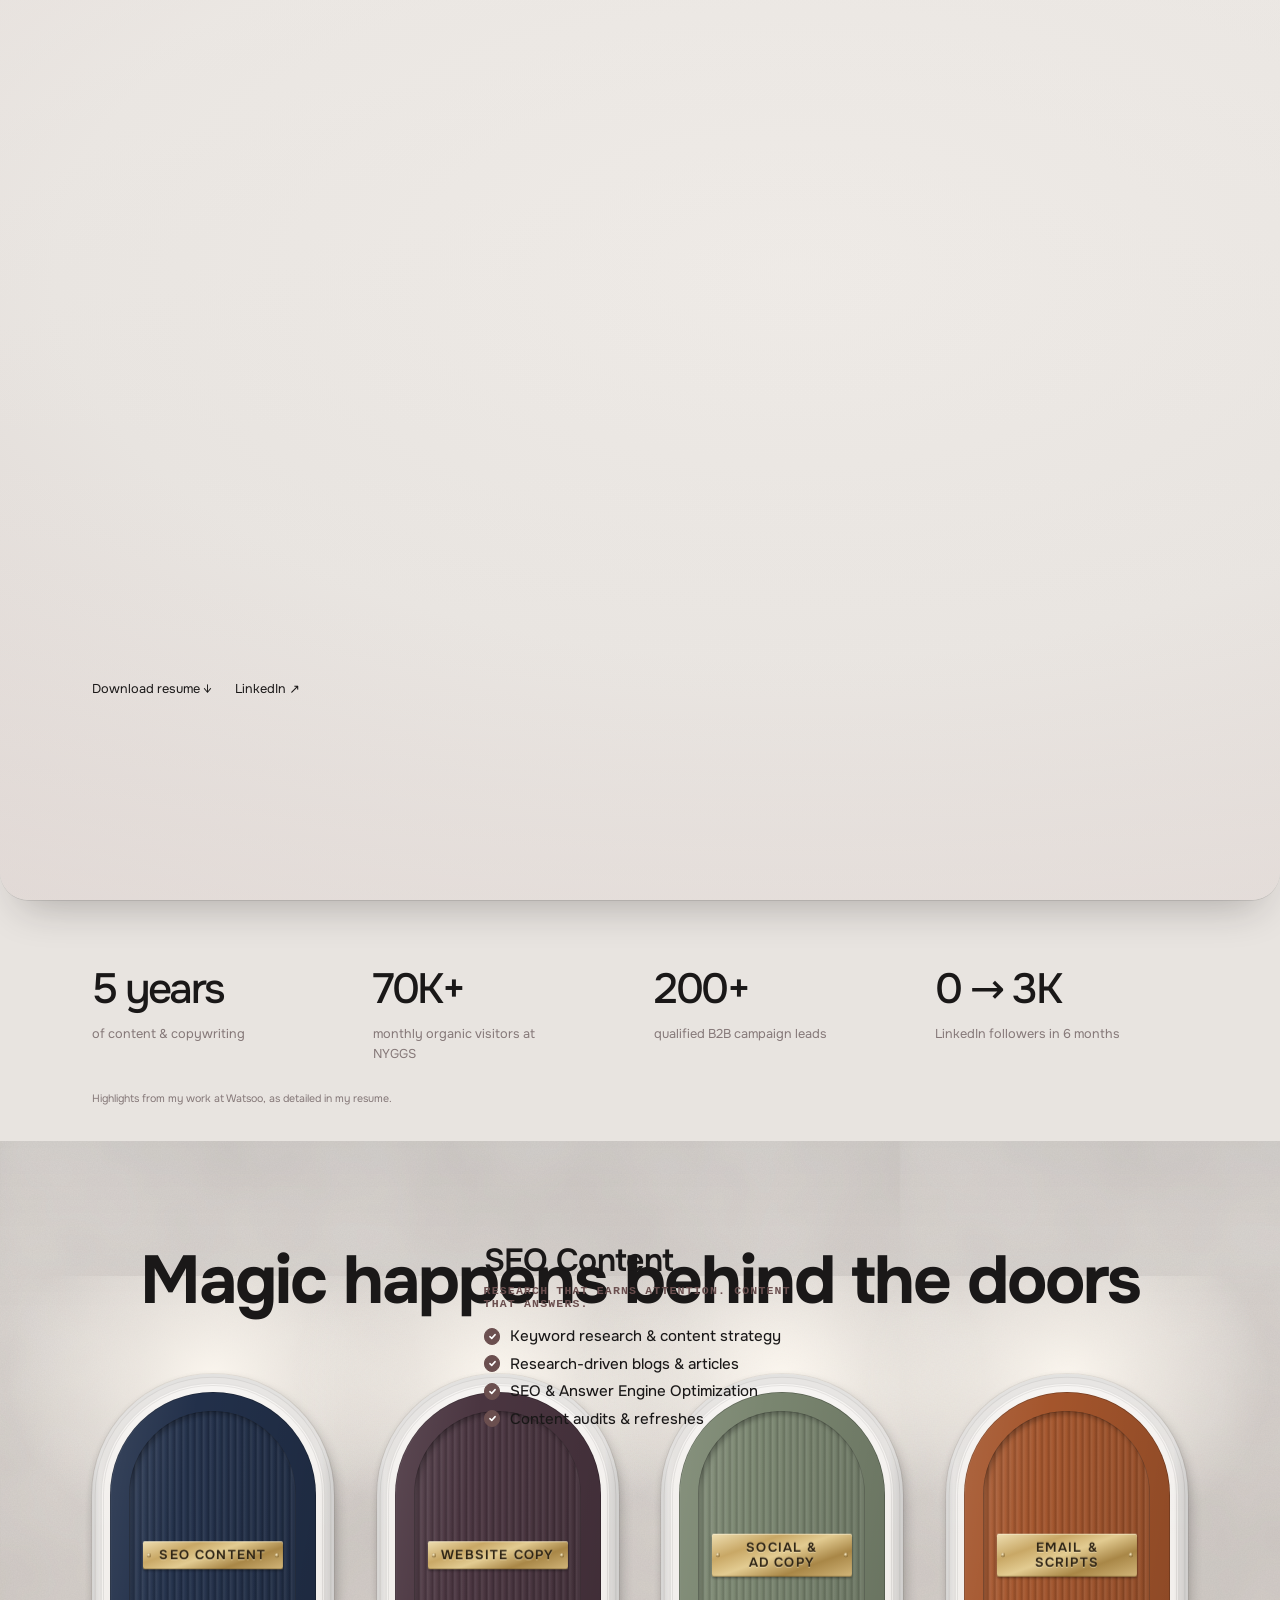
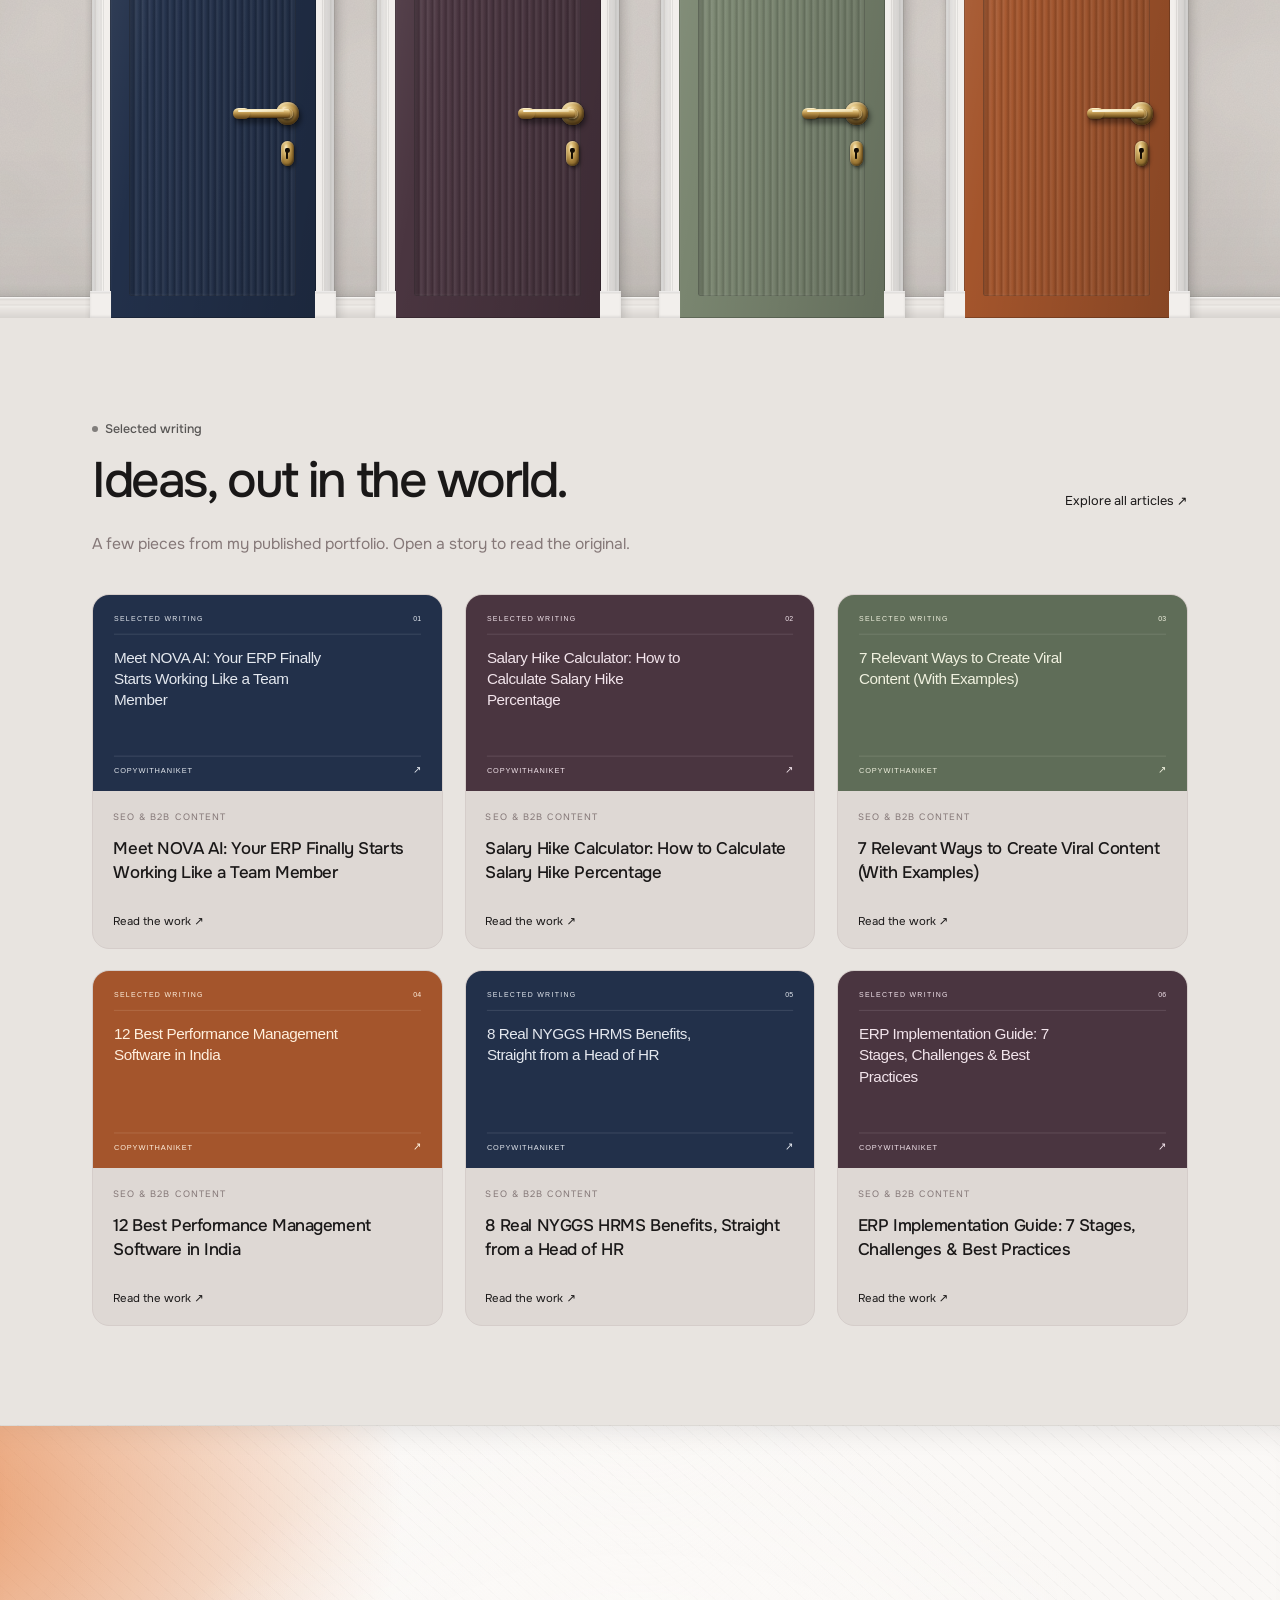
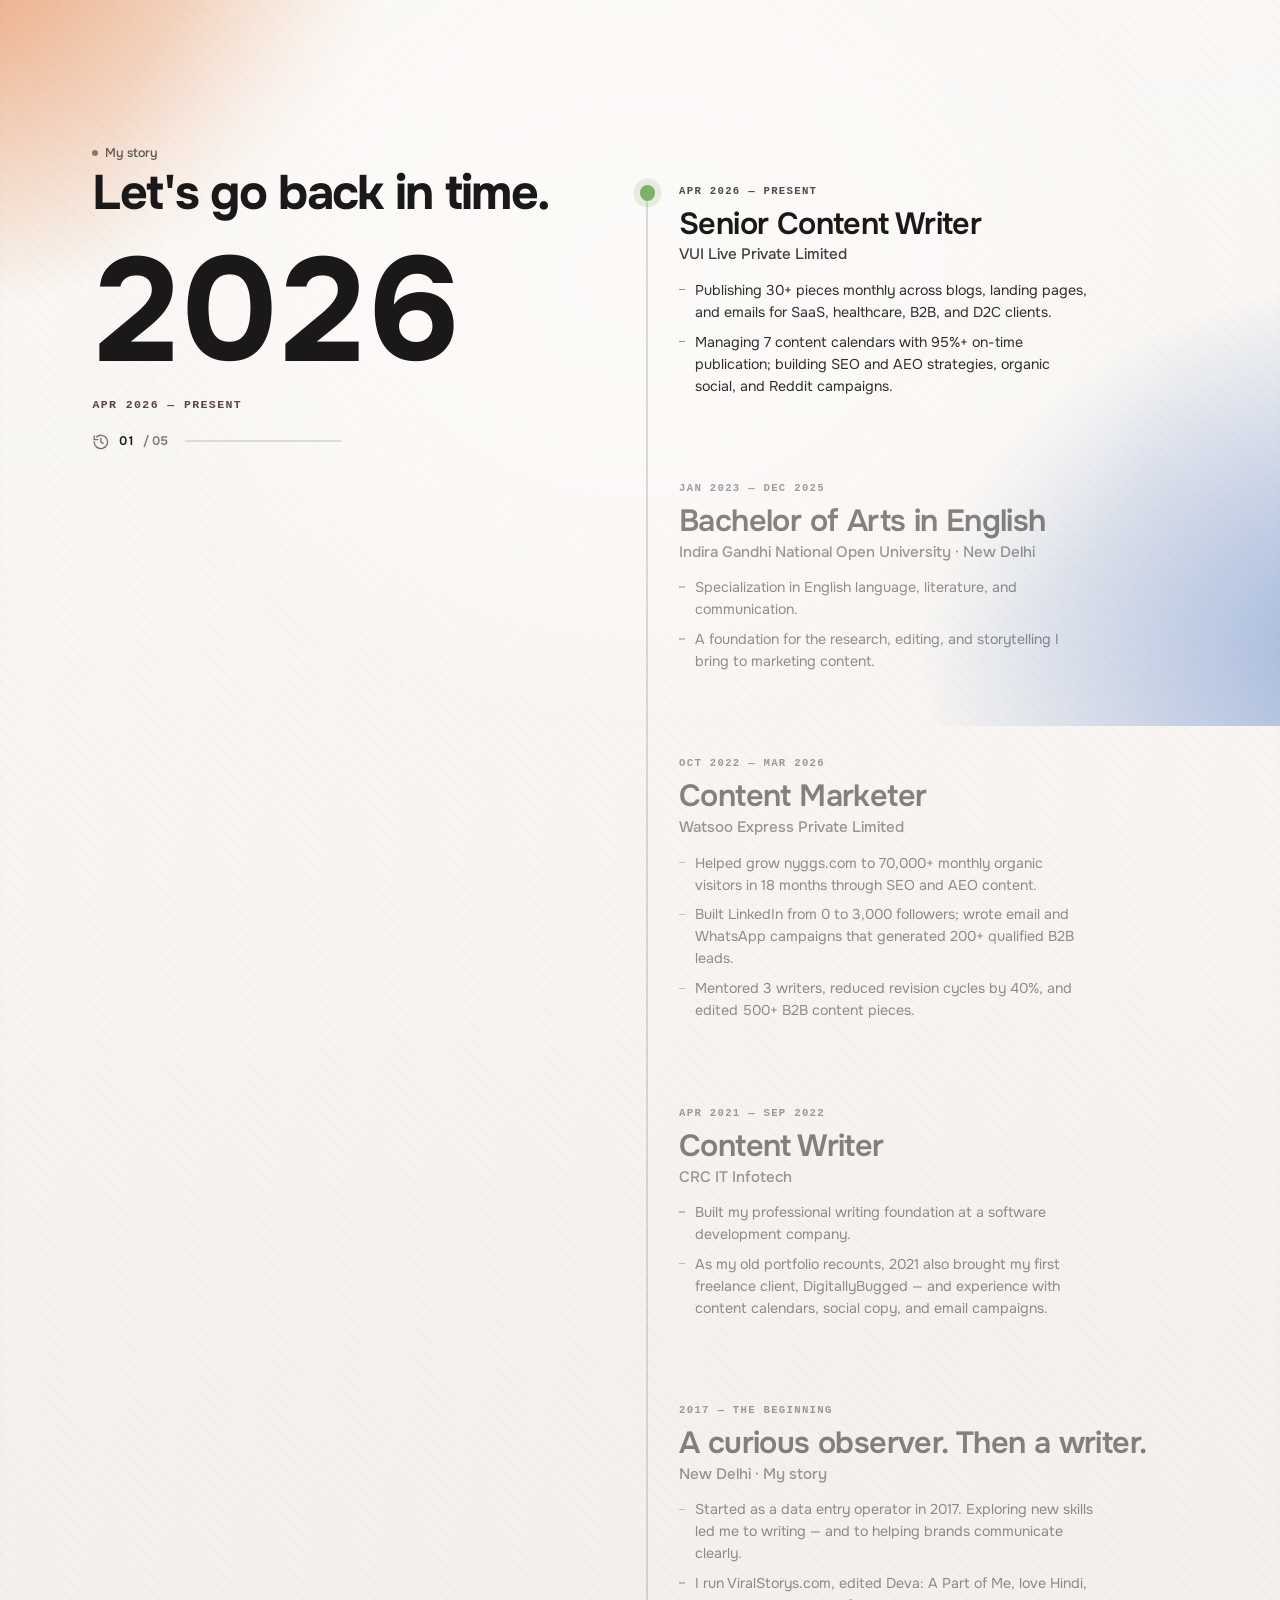
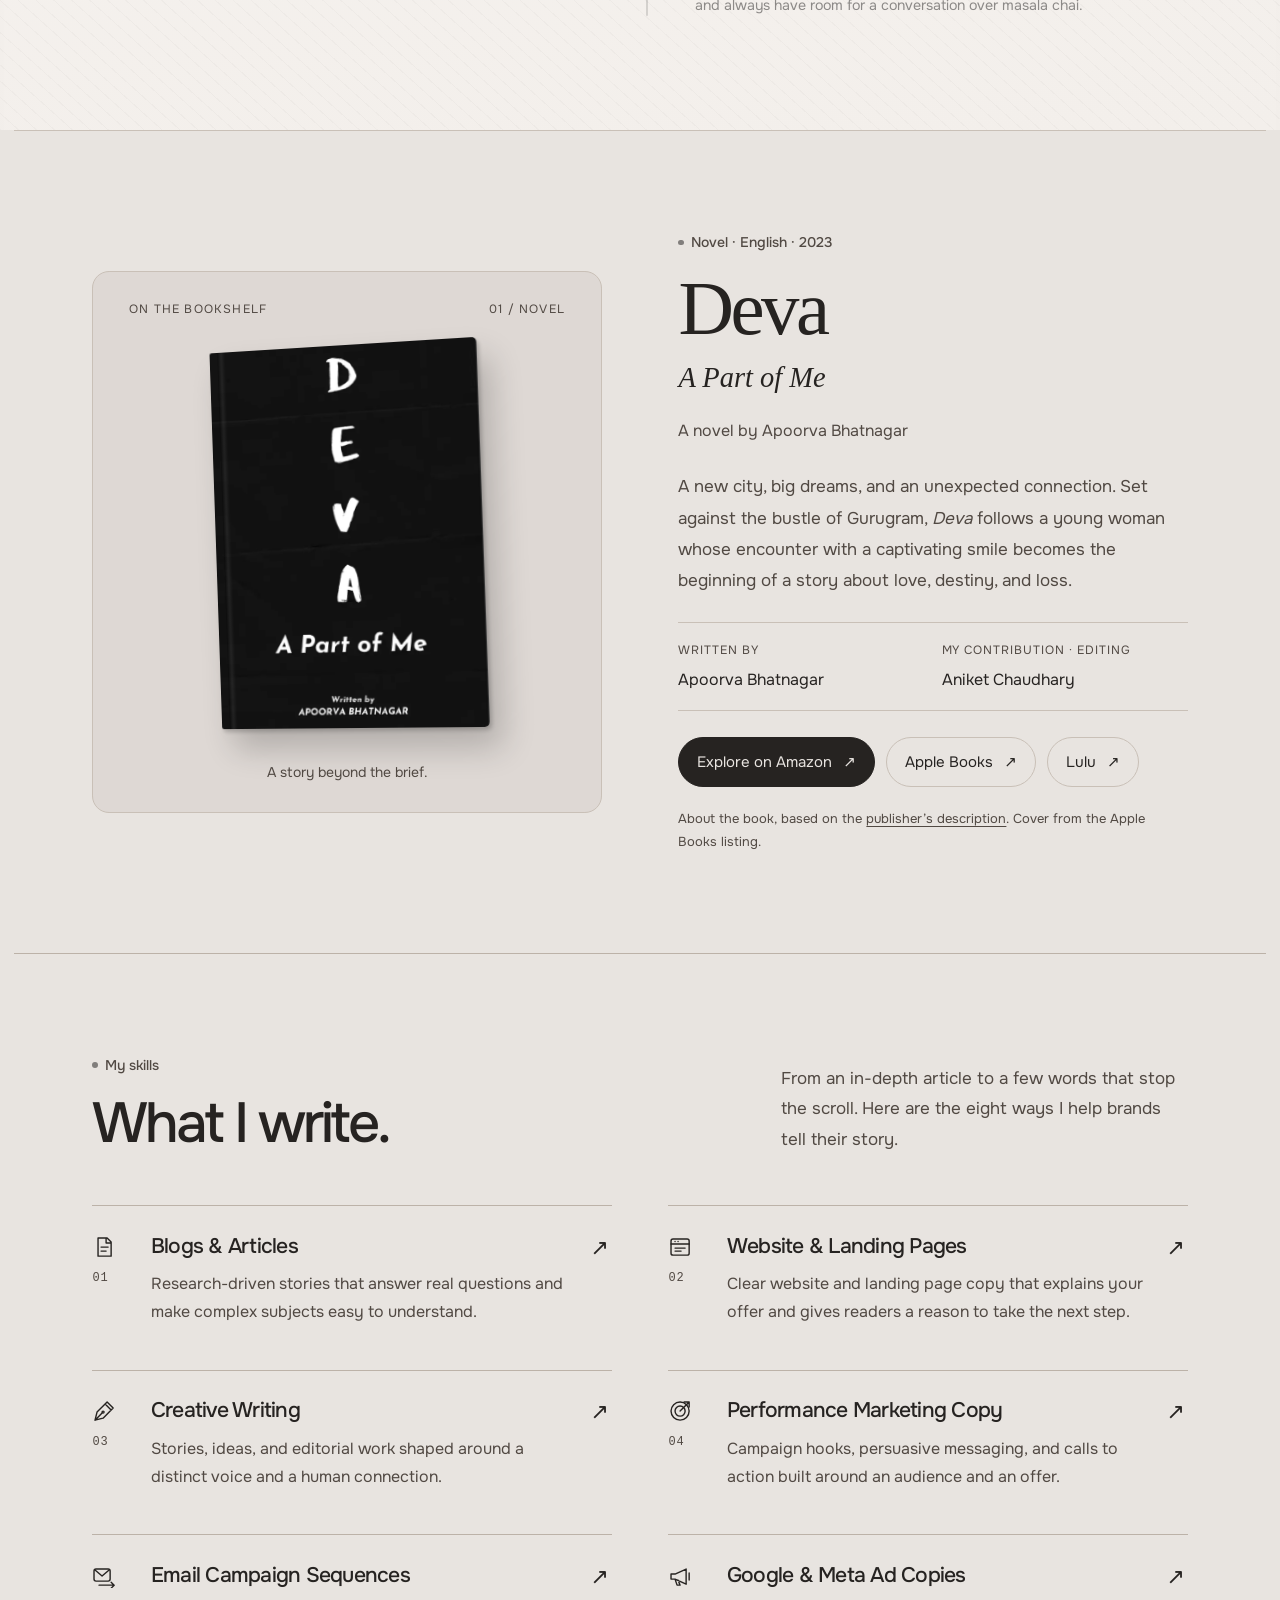
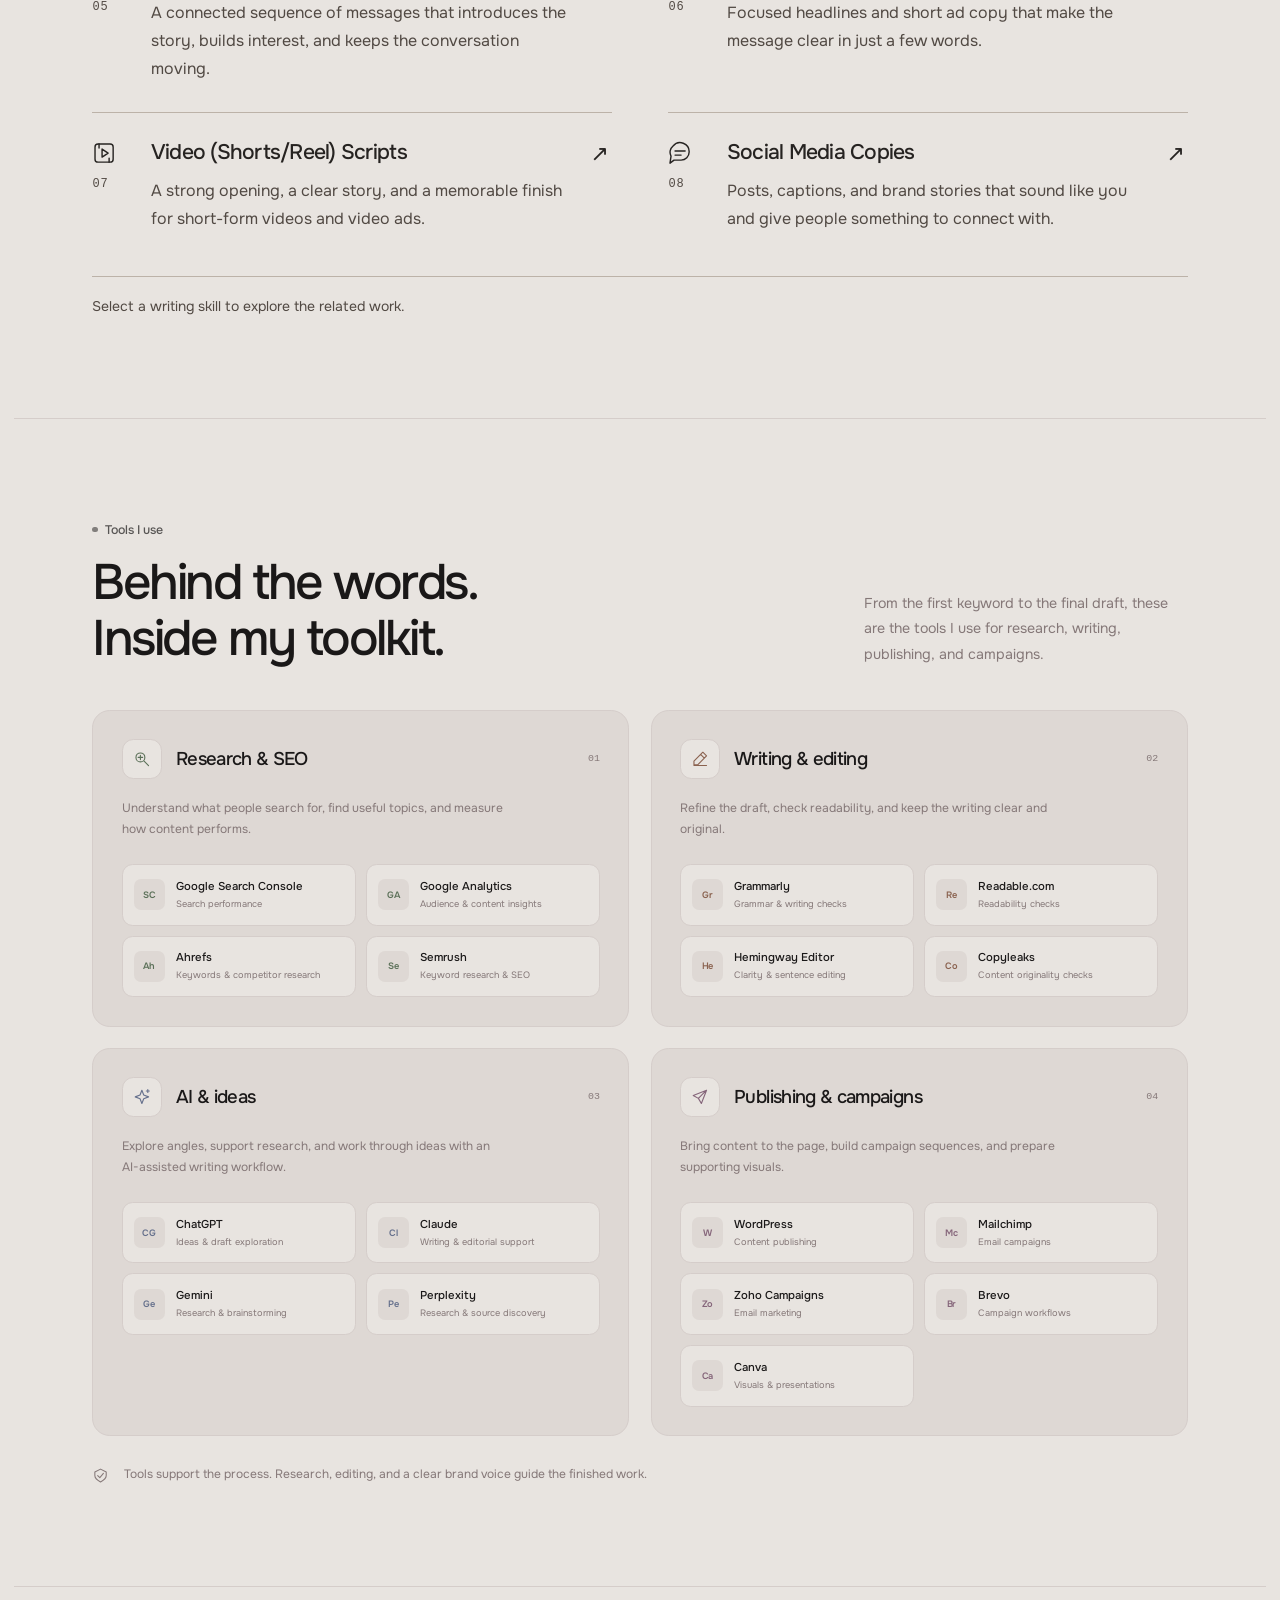
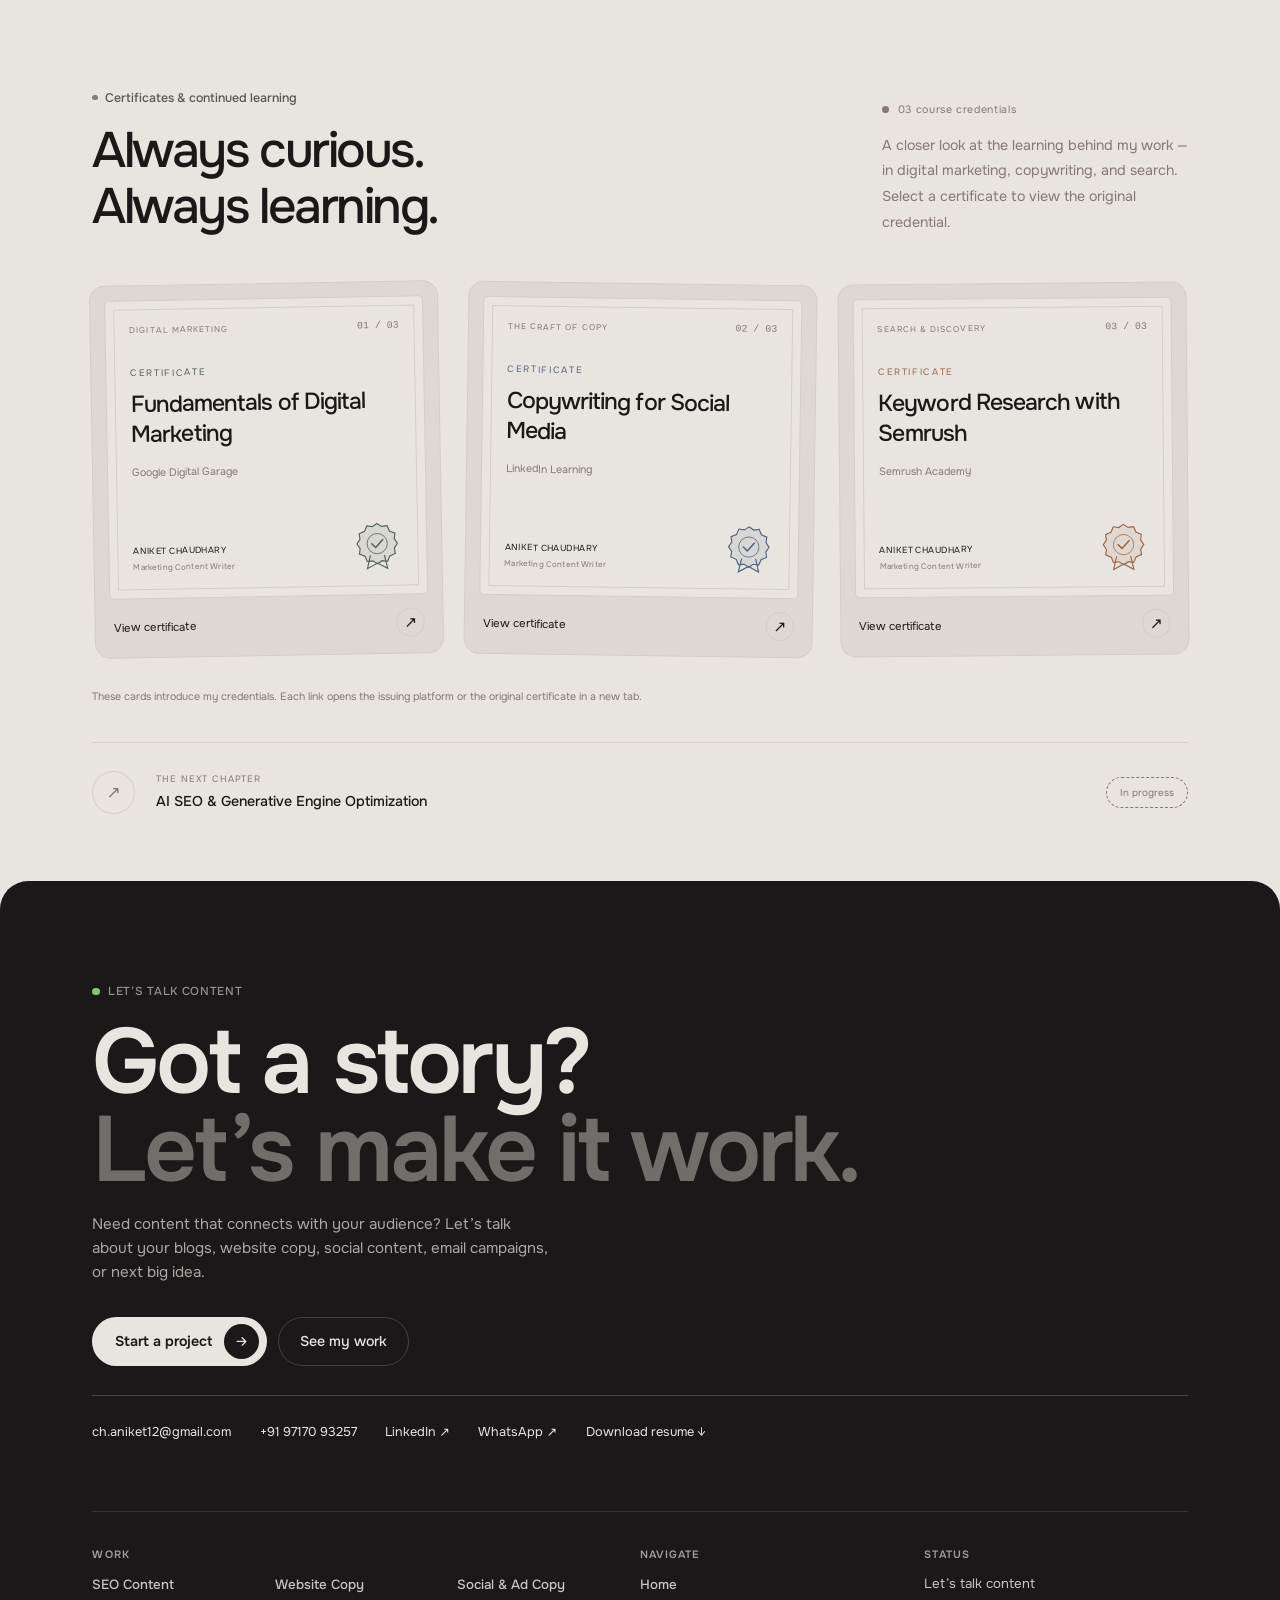
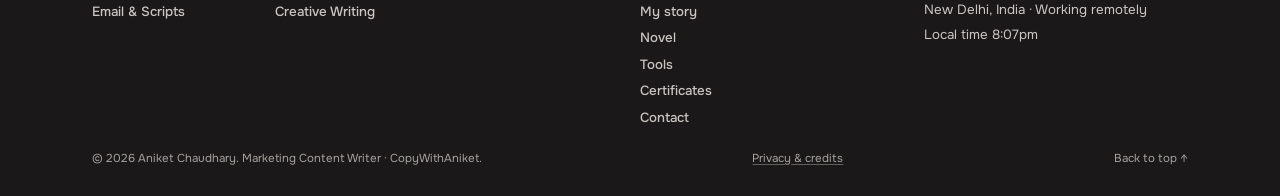
<file: index.html>
<!DOCTYPE html>
<html lang="en">
<head>
<script>
// Door transitions update the URL while keeping this document alive. Freeze
// its base URL so fonts, icons, and later-loaded rooms keep resolving locally.
const portfolioBase = document.createElement('base');
portfolioBase.href = new URL('./', location.href.replace(/\/(home|work|my-story|certificates|tools|novel)\/?(?=[?#]|$)/, '/')).href;
document.head.prepend(portfolioBase);
</script>
<meta charset="UTF-8" />
<meta name="viewport" content="width=device-width, initial-scale=1.0" />
<title>Aniket Chaudhary — Marketing Content Writer &amp; Copywriter</title>
<link rel="preload" href="fonts/onest-latin.woff2" as="font" type="font/woff2" crossorigin>


<meta name="description" content="Aniket Chaudhary is a New Delhi-based marketing content writer with 5 years of experience in SEO, AEO, website copy, social storytelling, email campaigns, and B2B SaaS content.">
<meta name="theme-color" content="#1A1818" />

<script>try{if(localStorage.getItem('aniket-mode')==='dark'){document.documentElement.dataset.mode='dark';document.querySelector('meta[name=theme-color]')}}catch(e){}</script>
<script>
/* modest devices get the same site with the heaviest per-frame effects eased off */
(function(){var n=navigator,m=n.deviceMemory||8,c=n.hardwareConcurrency||8,s=n.connection&&n.connection.saveData;
if(m<=2||c<=2||s)document.documentElement.classList.add('lite');})();
</script>


<meta name="robots" content="index,follow,max-image-preview:large,max-snippet:-1,max-video-preview:-1" />
<meta name="author" content="Aniket Chaudhary" />
<link rel="stylesheet" href="assets/styles.css?v=writer-2">
<link rel="stylesheet" href="assets/writer.css?v=4">
<script type="application/ld+json">{"@context": "https://schema.org", "@type": "Person", "name": "Aniket Chaudhary", "jobTitle": "Marketing Content Writer", "email": "ch.aniket12@gmail.com", "telephone": "+919717093257", "address": {"@type": "PostalAddress", "addressLocality": "New Delhi", "addressCountry": "IN"}, "sameAs": ["https://www.linkedin.com/in/aniket-writer/", "https://viralstorys.com/"]}</script>
<link rel="icon" type="image/svg+xml" href="./favicon.svg?v=ac-1"><link rel="icon" type="image/x-icon" href="./favicon.ico?v=ac-1"><link rel="apple-touch-icon" href="./apple-touch-icon.png?v=ac-1"><link rel="icon" type="image/png" sizes="192x192" href="./icon-192.png?v=ac-1">
<link rel="stylesheet" href="assets/certificates.css?v=1">
<link rel="stylesheet" href="assets/tools.css?v=1">
<link rel="stylesheet" href="assets/writing-skills.css?v=1">
<link rel="stylesheet" href="assets/novel.css?v=1">
</head>
<body>

<a class="skip" href="#main">Skip to content</a>

<!-- ============ PageLoader ============ -->
<div class="loader" id="loader" aria-hidden="true">
  <div class="ld__bg"></div>
  <div class="ld__stack">
    <div class="ld__pill" style="--k:0;--c:#1F1C1C;--t:#E8E4E0;--dir:1"><span>Aniket Chaudhary</span></div>
    <div class="ld__pill" style="--k:1;--c:#22304a;--t:#E8E4E0;--dir:-1"><span>SEO Content</span></div>
    <div class="ld__pill" style="--k:2;--c:#4a3540;--t:#E8E4E0;--dir:1"><span>Website Copy</span></div>
    <div class="ld__pill" style="--k:3;--c:#7a8670;--t:#F3EEEC;--dir:-1"><span>Social & Ad Copy</span></div>
    <div class="ld__pill" style="--k:4;--c:#a4552c;--t:#F3EEEC;--dir:1"><span>Email & Scripts</span></div>
    <div class="ld__pill" style="--k:5;--c:#C4B0B0;--t:#1A1818;--dir:-1"><span>Creative Writing</span></div>
  </div>
  <div class="ld__hud">
    <div class="ld__top"><span><b>Aniket Chaudhary</b> · Portfolio</span><span>SEO · Copywriting · Content marketing</span></div>
    <div class="ld__bot">
      <p class="ld__num"><small>Opening up the work</small><span id="ldCount">000</span></p>
      <div class="ld__bar"><i></i></div>
    </div>
  </div>
</div>

<!-- ============ Header ============ -->
<header class="hdr rv">
  <div class="shell hdr__in">
    <nav aria-label="Primary">
      <ul class="nav">
        <li><button data-go="home" aria-current="page"><span data-h="y 0 -2|o .8 1" data-hs="320 22" data-ht="button">Home</span></button></li>
        <li><button data-door="0"><span data-h="y 0 -2|o .8 1" data-hs="320 22" data-ht="button">SEO Content</span></button></li>
        <li><button data-door="1"><span data-h="y 0 -2|o .8 1" data-hs="320 22" data-ht="button">Website Copy</span></button></li>
        <li><button data-door="2"><span data-h="y 0 -2|o .8 1" data-hs="320 22" data-ht="button">Social & Ad Copy</span></button></li>
        <li><button data-door="3"><span data-h="y 0 -2|o .8 1" data-hs="320 22" data-ht="button">Email & Scripts</span></button></li>
        <li><button data-go="about"><span data-h="y 0 -2|o .8 1" data-hs="320 22" data-ht="button">My story</span></button></li>
        <li><button data-go="novel"><span data-h="y 0 -2|o .8 1" data-hs="320 22" data-ht="button">Novel</span></button></li>
        <li><button data-go="tools"><span data-h="y 0 -2|o .8 1" data-hs="320 22" data-ht="button">Tools</span></button></li>
        <li><button data-go="certificates"><span data-h="y 0 -2|o .8 1" data-hs="320 22" data-ht="button">Certificates</span></button></li>
        <li><button data-contact><span data-h="y 0 -2|o .8 1" data-hs="320 22" data-ht="button">Contact</span></button></li>
      </ul>
    </nav>
    <div class="hdr__right">
      <div class="chip clock" aria-label="Local time">
        <span class="clock__lbl">Local time</span>
        <span class="clock__time tnum" data-time>9:41am</span>
        <span class="clock__sep" aria-hidden="true">•</span>
        <span class="clock__date" data-date>12 March, 2025</span><span class="clock__ds" data-dshort>12 Mar</span>
      </div>
      <button class="chip menu-btn" id="menuBtn" style="min-height:44px;min-width:44px" aria-haspopup="dialog" aria-controls="navm" aria-label="Menu">
        <span data-h="s 1 1.05" data-hs="320 18" data-ht=".menu-btn"><svg aria-hidden="true" focusable="false" viewBox="0 0 24 24" fill="none" stroke="currentColor" stroke-width="2" stroke-linecap="round"><path d="M4 6h16M4 12h16M4 18h16"/></svg><span class="word">Menu</span></span>
      </button>
    </div>
  </div>
</header>

<!-- ============ Pull cord: light / dark switch ============ -->
<div class="cord" id="cord">
  <canvas class="cord__cv" aria-hidden="true"></canvas>
  <button class="cord__hit" id="cordHit" role="switch" aria-checked="false" aria-label="Dark mode (pull the cord)"></button>
</div>

<main id="main">
  <!-- ============ Hero ============ -->
  <section id="home" class="hero" aria-label="Introduction">
    <div class="hero__vig" aria-hidden="true"></div>

    <div class="hero__stage">
      <div class="fig" id="fig">
        <img id="figBase" src="assets/aniket-hero-cutout.png" width="1039" height="1513" alt="Aniket Chaudhary, marketing content writer" decoding="async" fetchpriority="high">
        <canvas id="figCanvas" aria-hidden="true"></canvas>
      </div>
    </div>

    <div class="shell hero__content">
      <div class="hero__left">
        <p class="eyebrow rv" style="--d:200ms">Marketing Content Writer · New Delhi</p>
        <h1 class="h1">
          <span class="sr-only">Hi, I'm Aniket Chaudhary. I am a marketing content writer and copywriter helping brands grow through stories, SEO, and useful content.</span>
          <span aria-hidden="true">
            <span class="line"><span style="--d:250ms">Hi, I'm Aniket.</span></span>
            <span class="line"><span class="soft" style="--d:370ms">I am a</span></span>
            <span class="cal-line">
              <span class="cal rv" id="cal" style="--d:520ms">
                <span class="cal__body">
                  <span class="cal__stand"></span>
                  <span class="cal__stack">
                    <span class="cal__back"><span class="cal__holes"></span></span>
                    <span class="cal__page" data-under><span class="cal__holes"></span><span class="cal__word"></span><span class="cal__no"></span><span class="cal__shade"></span></span>
                    <span class="cal__leaf">
                      <span class="cal__face"><span class="cal__holes"></span><span class="cal__word"></span><span class="cal__no"></span><span class="cal__shade"></span></span>
                      <span class="cal__rear"><span class="cal__holes"></span></span>
                    </span>
                  </span>
                  <span class="cal__rings"></span>
                </span>
                <span class="cal__measure"></span>
              </span>
            </span>
          </span>
        </h1>
        <p class="writer-intro rv">I turn complex ideas into clear, useful content — from the first search to the next conversation. Five years of SEO, storytelling, and copywriting for growing brands.</p>
        <div class="ctas rv" style="--d:750ms">
          <button class="pill pill--dark pill--arrow" data-contact>
            <span class="pill__in" data-h="s 1 1.04" data-hs="320 18" data-ht=".pill">Start a project
              <span class="pill__badge"><svg aria-hidden="true" focusable="false" viewBox="0 0 24 24" fill="none" stroke="currentColor" stroke-width="2" stroke-linecap="round" stroke-linejoin="round" data-h="x 0 3" data-hs="320 18" data-ht=".pill"><path d="M5 12h14M13 6l6 6-6 6"/></svg></span>
            </span>
          </button>
          <button class="pill pill--outline" data-go="works">
            <span class="pill__in" data-h="s 1 1.04" data-hs="320 18" data-ht=".pill">See my work</span>
          </button>
        </div>
        <div class="writer-links"><a href="downloads/Aniket-Chaudhary-Resume.pdf" download>Download resume ↓</a><a href="https://www.linkedin.com/in/aniket-writer/" target="_blank" rel="noopener noreferrer">LinkedIn ↗</a></div>
      </div>

    </div>

    <div class="shell hero__bar rv">
      <span>Let’s talk content</span>
      <span class="mid">New Delhi, India · Working remotely</span>
      <span class="scroll">Scroll to explore <i aria-hidden="true">↓</i></span>
    </div>
  </section>

<section class="writer-proof shell" aria-label="Career highlights"><div><strong>5 years</strong><span>of content &amp; copywriting</span></div><div><strong>70K+</strong><span>monthly organic visitors at NYGGS</span></div><div><strong>200+</strong><span>qualified B2B campaign leads</span></div><div><strong>0 → 3K</strong><span>LinkedIn followers in 6 months</span></div><p>Highlights from my work at Watsoo, as detailed in my resume.</p></section>
  <!-- ============ Doors ============ -->
  <section id="works" class="doors" aria-labelledby="doorsTitle">
    <div class="doors__tex" aria-hidden="true"></div>
    <div class="doors__pin">
    <div class="shell doors__wall">
      <h2 class="sr-only" id="doorsTitle">My work, one door per skill</h2>
      <p class="paint" aria-hidden="true">Magic happens <br class="mbr">behind the doors</p>
      <p class="doors__hint" aria-hidden="true">Swipe along the wall</p>
      <div class="dinfo" id="dinfo" aria-live="polite"><h3 class="dinfo__h"></h3><p class="dinfo__t"></p><ul class="dinfo__p"></ul></div>
      <p class="doors__dots" aria-hidden="true"><i class="on"></i><i></i><i></i><i></i></p>
      <ul class="doors__row">
        <li class="unit" style="--i:0;--door:#22304a;--door-dk:#1c2840">
          <button class="doorway" aria-label="Open the SEO Content door">
            <span class="casing"></span>
            <span class="opening">
              <span class="room"></span>
              <span class="spill"></span>
              <span class="door">
                <span class="door__flute"></span>
                <span class="plate">SEO Content</span>
                <span class="handle"><span class="handle__lever"></span><span class="handle__lock"></span></span>
                <span class="door__shade"></span>
                <span class="leak"></span>
              </span>
              <span class="sill"></span>
            </span>
            <span class="pool"></span>
          </button>
        </li>
        <li class="unit" style="--i:1;--door:#4a3540;--door-dk:#3f2d37">
          <button class="doorway" aria-label="Open the Website Copy door">
            <span class="casing"></span>
            <span class="opening">
              <span class="room"></span>
              <span class="spill"></span>
              <span class="door">
                <span class="door__flute"></span>
                <span class="plate">Website Copy</span>
                <span class="handle"><span class="handle__lever"></span><span class="handle__lock"></span></span>
                <span class="door__shade"></span>
                <span class="leak"></span>
              </span>
              <span class="sill"></span>
            </span>
            <span class="pool"></span>
          </button>
        </li>
        <li class="unit" style="--i:2;--door:#7a8670;--door-dk:#66705d">
          <button class="doorway" aria-label="Open the Social & Ad Copy door">
            <span class="casing"></span>
            <span class="opening">
              <span class="room"></span>
              <span class="spill"></span>
              <span class="door">
                <span class="door__flute"></span>
                <span class="plate">Social & Ad Copy</span>
                <span class="handle"><span class="handle__lever"></span><span class="handle__lock"></span></span>
                <span class="door__shade"></span>
                <span class="leak"></span>
              </span>
              <span class="sill"></span>
            </span>
            <span class="pool"></span>
          </button>
        </li>
        <li class="unit" style="--i:3;--door:#a4552c;--door-dk:#8c4826">
          <button class="doorway" aria-label="Open the Email & Scripts door">
            <span class="casing"></span>
            <span class="opening">
              <span class="room"></span>
              <span class="spill"></span>
              <span class="door">
                <span class="door__flute"></span>
                <span class="plate">Email & Scripts</span>
                <span class="handle"><span class="handle__lever"></span><span class="handle__lock"></span></span>
                <span class="door__shade"></span>
                <span class="leak"></span>
              </span>
              <span class="sill"></span>
            </span>
            <span class="pool"></span>
          </button>
        </li>
        <li class="unit unit--secret" style="--i:4;--door:#262523;--door-dk:#201f1d" inert>
          <button class="doorway" aria-label="Open the Creative Writing door">
            <span class="casing"></span>
            <span class="opening">
              <span class="room"></span>
              <span class="spill"></span>
              <span class="door">
                <span class="door__flute"></span>
                <span class="plate">Creative Writing</span>
                <span class="handle"><span class="handle__lever"></span><span class="handle__lock"></span></span>
                <span class="door__shade"></span>
                <span class="leak"></span>
              </span>
              <span class="sill"></span>
            </span>
            <span class="pool"></span>
          </button>
        </li>
      </ul>
    </div>
    <div class="doors__floor" aria-hidden="true"></div>
    </div>
  </section>

<section class="writer-section shell" id="selected-work"><div class="writer-section__head"><div><p class="eyebrow">Selected writing</p><h2>Ideas, out in the world.</h2></div><a href="seo-content/">Explore all articles ↗</a></div><p class="writer-lead">A few pieces from my published portfolio. Open a story to read the original.</p><div class="sample-grid"><a class="sample" href="https://nyggs.com/blog/nova-ai-in-nyggs-erp/" target="_blank" rel="noopener noreferrer"><img src="assets/work/sample-01.svg" alt="" loading="lazy" width="640" height="360"><div><p class="sample__tag">SEO & B2B content</p><h3>Meet NOVA AI: Your ERP Finally Starts Working Like a Team Member</h3><span class="sample__read">Read the work ↗</span></div><span aria-hidden="true"> ↗</span></a><a class="sample" href="https://nyggs.com/blog/salary-hike-calculator/" target="_blank" rel="noopener noreferrer"><img src="assets/work/sample-02.svg" alt="" loading="lazy" width="640" height="360"><div><p class="sample__tag">SEO & B2B content</p><h3>Salary Hike Calculator: How to Calculate Salary Hike Percentage</h3><span class="sample__read">Read the work ↗</span></div><span aria-hidden="true"> ↗</span></a><a class="sample" href="https://www.linkedin.com/pulse/7-simple-hack-create-viral-content-examples-aniket-chaudhary-dydmf/" target="_blank" rel="noopener noreferrer"><img src="assets/work/sample-03.svg" alt="" loading="lazy" width="640" height="360"><div><p class="sample__tag">SEO & B2B content</p><h3>7 Relevant Ways to Create Viral Content (With Examples)</h3><span class="sample__read">Read the work ↗</span></div><span aria-hidden="true"> ↗</span></a><a class="sample" href="https://nyggs.com/blog/best-performance-management-software-in-india/" target="_blank" rel="noopener noreferrer"><img src="assets/work/sample-04.svg" alt="" loading="lazy" width="640" height="360"><div><p class="sample__tag">SEO & B2B content</p><h3>12 Best Performance Management Software in India</h3><span class="sample__read">Read the work ↗</span></div><span aria-hidden="true"> ↗</span></a><a class="sample" href="https://nyggs.com/blog/nyggs-hrms-benefits/" target="_blank" rel="noopener noreferrer"><img src="assets/work/sample-05.svg" alt="" loading="lazy" width="640" height="360"><div><p class="sample__tag">SEO & B2B content</p><h3>8 Real NYGGS HRMS Benefits, Straight from a Head of HR</h3><span class="sample__read">Read the work ↗</span></div><span aria-hidden="true"> ↗</span></a><a class="sample" href="https://nyggs.com/blog/erp-implementation-guide/" target="_blank" rel="noopener noreferrer"><img src="assets/work/sample-06.svg" alt="" loading="lazy" width="640" height="360"><div><p class="sample__tag">SEO & B2B content</p><h3>ERP Implementation Guide: 7 Stages, Challenges &amp; Best Practices</h3><span class="sample__read">Read the work ↗</span></div><span aria-hidden="true"> ↗</span></a></div></section>
  <section id="about" class="story" aria-labelledby="storyTitle" style="--n:5">
    <div class="story__amb" aria-hidden="true"><i></i><i></i><i></i><i></i><i></i></div>
    <div class="story__track">
      <div class="story__pin">
        <div class="shell story__stage">
          <div class="story__clock">
            <canvas class="story__bg" aria-hidden="true"></canvas>
            <p class="eyebrow">My story</p>
            <h2 class="story__h" id="storyTitle">Let's go back in time.</h2>
            <div class="story__yr" aria-hidden="true"><span class="dg"><span class="dg__c"><i>0</i><i>1</i><i>2</i><i>3</i><i>4</i><i>5</i><i>6</i><i>7</i><i>8</i><i>9</i></span></span><span class="dg"><span class="dg__c"><i>0</i><i>1</i><i>2</i><i>3</i><i>4</i><i>5</i><i>6</i><i>7</i><i>8</i><i>9</i></span></span><span class="dg"><span class="dg__c"><i>0</i><i>1</i><i>2</i><i>3</i><i>4</i><i>5</i><i>6</i><i>7</i><i>8</i><i>9</i></span></span><span class="dg"><span class="dg__c"><i>0</i><i>1</i><i>2</i><i>3</i><i>4</i><i>5</i><i>6</i><i>7</i><i>8</i><i>9</i></span></span></div>
            <p class="story__when" aria-hidden="true">Apr 2026 — Present</p>
            <div class="story__meter" aria-hidden="true">
              <svg aria-hidden="true" focusable="false" class="story__rw" viewBox="0 0 24 24" fill="none" stroke="currentColor" stroke-width="1.8" stroke-linecap="round" stroke-linejoin="round"><path d="M3 12a9 9 0 1 0 3-6.7"/><path d="M3 4v5h5"/><path d="M12 7v5l3 2"/></svg>
              <span class="story__count">01</span><span class="story__of">/ 05</span>
              <i class="story__bar"><b></b></i>
            </div>
          </div>
          <div class="story__line">
            <span class="story__rail" aria-hidden="true"></span><span class="story__ttrack" aria-hidden="true"><span class="story__tail"></span></span><span class="story__dtrack" aria-hidden="true"><span class="story__dot"></span></span>
            <ol class="story__list"><li class="ch ch--now" data-y="2026" data-when="Apr 2026 — Present"><p class="ch__date">Apr 2026 — Present</p><h3 class="ch__t">Senior Content Writer</h3><p class="ch__org">VUI Live Private Limited</p><ul class="ch__b"><li>Publishing 30+ pieces monthly across blogs, landing pages, and emails for SaaS, healthcare, B2B, and D2C clients.</li><li>Managing 7 content calendars with 95%+ on-time publication; building SEO and AEO strategies, organic social, and Reddit campaigns.</li></ul></li>
<li class="ch " data-y="2023" data-when="Jan 2023 — Dec 2025"><p class="ch__date">Jan 2023 — Dec 2025</p><h3 class="ch__t">Bachelor of Arts in English</h3><p class="ch__org">Indira Gandhi National Open University · New Delhi</p><ul class="ch__b"><li>Specialization in English language, literature, and communication.</li><li>A foundation for the research, editing, and storytelling I bring to marketing content.</li></ul></li>
<li class="ch " data-y="2022" data-when="Oct 2022 — Mar 2026"><p class="ch__date">Oct 2022 — Mar 2026</p><h3 class="ch__t">Content Marketer</h3><p class="ch__org">Watsoo Express Private Limited</p><ul class="ch__b"><li>Helped grow nyggs.com to 70,000+ monthly organic visitors in 18 months through SEO and AEO content.</li><li>Built LinkedIn from 0 to 3,000 followers; wrote email and WhatsApp campaigns that generated 200+ qualified B2B leads.</li><li>Mentored 3 writers, reduced revision cycles by 40%, and edited 500+ B2B content pieces.</li></ul></li>
<li class="ch " data-y="2021" data-when="Apr 2021 — Sep 2022"><p class="ch__date">Apr 2021 — Sep 2022</p><h3 class="ch__t">Content Writer</h3><p class="ch__org">CRC IT Infotech</p><ul class="ch__b"><li>Built my professional writing foundation at a software development company.</li><li>As my old portfolio recounts, 2021 also brought my first freelance client, DigitallyBugged — and experience with content calendars, social copy, and email campaigns.</li></ul></li>
<li class="ch " data-y="2017" data-when="2017 — The beginning"><p class="ch__date">2017 — The beginning</p><h3 class="ch__t">A curious observer. Then a writer.</h3><p class="ch__org">New Delhi · My story</p><ul class="ch__b"><li>Started as a data entry operator in 2017. Exploring new skills led me to writing — and to helping brands communicate clearly.</li><li>I run ViralStorys.com, edited Deva: A Part of Me, love Hindi, and always have room for a conversation over masala chai.</li></ul></li>
</ol>
          </div>
        </div>
      </div>
    </div>
  </section>
<section class="writer-section novel-section shell" id="novel" aria-labelledby="novel-title"><div class="novel-layout"><figure class="novel-stage"><div class="novel-stage__top"><span>On the bookshelf</span><span>01 / Novel</span></div><div class="novel-book"><img src="assets/deva-cover.webp" alt="Cover of Deva: A Part of Me, written by Apoorva Bhatnagar" loading="lazy" width="626" height="888"></div><figcaption>A story beyond the brief.</figcaption></figure><div class="novel-copy"><p class="eyebrow">Novel · English · 2023</p><h2 class="novel-title" id="novel-title">Deva</h2><p class="novel-subtitle">A Part of Me</p><p class="novel-byline">A novel by Apoorva Bhatnagar</p><p class="novel-summary">A new city, big dreams, and an unexpected connection. Set against the bustle of Gurugram, <em>Deva</em> follows a young woman whose encounter with a captivating smile becomes the beginning of a story about love, destiny, and loss.</p><dl class="novel-credit"><div><dt>Written by</dt><dd>Apoorva Bhatnagar</dd></div><div><dt>My contribution · Editing</dt><dd>Aniket Chaudhary</dd></div></dl><div class="novel-actions"><a href="https://www.amazon.in/dp/B0CPDB511F" target="_blank" rel="noopener noreferrer">Explore on Amazon <span aria-hidden="true">↗</span></a><a href="https://books.apple.com/gb/book/deva-a-part-of-me/id6473669761" target="_blank" rel="noopener noreferrer">Apple Books <span aria-hidden="true">↗</span></a><a href="https://www.lulu.com/shop/apoorva-bhatnagar-and-aniket-chaudhary/deva/ebook/product-gjj845w.html" target="_blank" rel="noopener noreferrer">Lulu <span aria-hidden="true">↗</span></a></div><p class="novel-source">About the book, based on the <a href="https://books.apple.com/gb/book/deva-a-part-of-me/id6473669761" target="_blank" rel="noopener noreferrer">publisher’s description</a>. Cover from the Apple Books listing.</p></div></div></section>
<section class="writer-section writing-skills shell" id="skills" aria-labelledby="skills-title"><div class="writing-skills__intro"><div><p class="eyebrow">My skills</p><h2 id="skills-title">What I write.</h2></div><p>From an in-depth article to a few words that stop the scroll. Here are the eight ways I help brands tell their story.</p></div><ol class="writing-services"><li class="writing-service"><a class="writing-service__link" href="seo-content/"><span class="writing-service__symbol" aria-hidden="true"><svg viewBox="0 0 24 24" fill="none" stroke="currentColor" stroke-width="1.4" stroke-linecap="round" stroke-linejoin="round"><path d="M6 3h9l4 4v14H6ZM14 3v5h5M9 12h7M9 16h5"/></svg><span class="writing-service__number">01</span></span><div><h3>Blogs &amp; Articles</h3><p class="writing-service__copy">Research-driven stories that answer real questions and make complex subjects easy to understand.</p></div><span class="writing-service__arrow" aria-hidden="true">&#8599;</span></a></li><li class="writing-service"><a class="writing-service__link" href="website-copy/"><span class="writing-service__symbol" aria-hidden="true"><svg viewBox="0 0 24 24" fill="none" stroke="currentColor" stroke-width="1.4" stroke-linecap="round" stroke-linejoin="round"><rect x="3" y="4" width="18" height="16" rx="2"/><path d="M3 9h18M7 6.5h.01M10 6.5h.01M7 13h10M7 16h6"/></svg><span class="writing-service__number">02</span></span><div><h3>Website &amp; Landing Pages</h3><p class="writing-service__copy">Clear website and landing page copy that explains your offer and gives readers a reason to take the next step.</p></div><span class="writing-service__arrow" aria-hidden="true">&#8599;</span></a></li><li class="writing-service"><a class="writing-service__link" href="creative-writing/"><span class="writing-service__symbol" aria-hidden="true"><svg viewBox="0 0 24 24" fill="none" stroke="currentColor" stroke-width="1.4" stroke-linecap="round" stroke-linejoin="round"><path d="m15 3 6 6-10 10-8 2 2-8ZM13 5l6 6M3 21l7-7"/><circle cx="11" cy="13" r="1"/></svg><span class="writing-service__number">03</span></span><div><h3>Creative Writing</h3><p class="writing-service__copy">Stories, ideas, and editorial work shaped around a distinct voice and a human connection.</p></div><span class="writing-service__arrow" aria-hidden="true">&#8599;</span></a></li><li class="writing-service"><a class="writing-service__link" href="social-ad-copy/#performance-copy"><span class="writing-service__symbol" aria-hidden="true"><svg viewBox="0 0 24 24" fill="none" stroke="currentColor" stroke-width="1.4" stroke-linecap="round" stroke-linejoin="round"><circle cx="12" cy="12" r="9"/><circle cx="12" cy="12" r="5"/><path d="m12 12 9-9M16 3h5v5"/></svg><span class="writing-service__number">04</span></span><div><h3>Performance Marketing Copy</h3><p class="writing-service__copy">Campaign hooks, persuasive messaging, and calls to action built around an audience and an offer.</p></div><span class="writing-service__arrow" aria-hidden="true">&#8599;</span></a></li><li class="writing-service"><a class="writing-service__link" href="email-scripts/"><span class="writing-service__symbol" aria-hidden="true"><svg viewBox="0 0 24 24" fill="none" stroke="currentColor" stroke-width="1.4" stroke-linecap="round" stroke-linejoin="round"><rect x="2" y="5" width="16" height="12" rx="2"/><path d="m3 6 7 6 7-6M7 21h15M19 18l3 3-3 3"/></svg><span class="writing-service__number">05</span></span><div><h3>Email Campaign Sequences</h3><p class="writing-service__copy">A connected sequence of messages that introduces the story, builds interest, and keeps the conversation moving.</p></div><span class="writing-service__arrow" aria-hidden="true">&#8599;</span></a></li><li class="writing-service"><a class="writing-service__link" href="social-ad-copy/#performance-copy"><span class="writing-service__symbol" aria-hidden="true"><svg viewBox="0 0 24 24" fill="none" stroke="currentColor" stroke-width="1.4" stroke-linecap="round" stroke-linejoin="round"><path d="M3 10v5h4l11 5V5L7 10ZM7 15l2 6h3l-2-5M21 9v7"/></svg><span class="writing-service__number">06</span></span><div><h3>Google &amp; Meta Ad Copies</h3><p class="writing-service__copy">Focused headlines and short ad copy that make the message clear in just a few words.</p></div><span class="writing-service__arrow" aria-hidden="true">&#8599;</span></a></li><li class="writing-service"><a class="writing-service__link" href="email-scripts/#video-scripts"><span class="writing-service__symbol" aria-hidden="true"><svg viewBox="0 0 24 24" fill="none" stroke="currentColor" stroke-width="1.4" stroke-linecap="round" stroke-linejoin="round"><rect x="3" y="3" width="18" height="18" rx="3"/><path d="m10 8 6 4-6 4ZM7 3v4M17 17v4"/></svg><span class="writing-service__number">07</span></span><div><h3>Video (Shorts/Reel) Scripts</h3><p class="writing-service__copy">A strong opening, a clear story, and a memorable finish for short-form videos and video ads.</p></div><span class="writing-service__arrow" aria-hidden="true">&#8599;</span></a></li><li class="writing-service"><a class="writing-service__link" href="social-ad-copy/"><span class="writing-service__symbol" aria-hidden="true"><svg viewBox="0 0 24 24" fill="none" stroke="currentColor" stroke-width="1.4" stroke-linecap="round" stroke-linejoin="round"><path d="M21 11a8 8 0 0 1-8 8H6l-4 3 1-7a8 8 0 0 1 2-10 9 9 0 0 1 16 6Z"/><path d="M7 10h10M7 14h6"/></svg><span class="writing-service__number">08</span></span><div><h3>Social Media Copies</h3><p class="writing-service__copy">Posts, captions, and brand stories that sound like you and give people something to connect with.</p></div><span class="writing-service__arrow" aria-hidden="true">&#8599;</span></a></li></ol><p class="writing-skills__footnote">Select a writing skill to explore the related work.</p></section>
<section class="writer-section writer-tools shell" id="tools" aria-labelledby="tools-title"><div class="writer-tools__intro"><div><p class="eyebrow">Tools I use</p><h2 id="tools-title">Behind the words.<br>Inside my toolkit.</h2></div><p class="writer-lead">From the first keyword to the final draft, these are the tools I use for research, writing, publishing, and campaigns.</p></div><div class="tool-groups"><article class="tool-group" aria-labelledby="tool-group-0"><div class="tool-group__heading"><span class="tool-group__icon"><svg viewBox="0 0 24 24" fill="none" stroke="currentColor" stroke-width="1.5" stroke-linecap="round" stroke-linejoin="round" aria-hidden="true"><circle cx="10" cy="10" r="6"/><path d="m15 15 6 6M7 10h6M10 7v6"/></svg></span><h3 id="tool-group-0">Research &amp; SEO</h3><span class="tool-group__step" aria-hidden="true">01</span></div><p class="tool-group__description">Understand what people search for, find useful topics, and measure how content performs.</p><ul class="tool-list"><li class="tool-item"><span class="tool-item__mark" aria-hidden="true">SC</span><div class="tool-item__text"><h4>Google Search Console</h4><p>Search performance</p></div></li><li class="tool-item"><span class="tool-item__mark" aria-hidden="true">GA</span><div class="tool-item__text"><h4>Google Analytics</h4><p>Audience &amp; content insights</p></div></li><li class="tool-item"><span class="tool-item__mark" aria-hidden="true">Ah</span><div class="tool-item__text"><h4>Ahrefs</h4><p>Keywords &amp; competitor research</p></div></li><li class="tool-item"><span class="tool-item__mark" aria-hidden="true">Se</span><div class="tool-item__text"><h4>Semrush</h4><p>Keyword research &amp; SEO</p></div></li></ul></article><article class="tool-group" aria-labelledby="tool-group-1"><div class="tool-group__heading"><span class="tool-group__icon"><svg viewBox="0 0 24 24" fill="none" stroke="currentColor" stroke-width="1.5" stroke-linecap="round" stroke-linejoin="round" aria-hidden="true"><path d="m16 3 5 5-12 12H4v-5ZM13 6l5 5M4 21h17"/></svg></span><h3 id="tool-group-1">Writing &amp; editing</h3><span class="tool-group__step" aria-hidden="true">02</span></div><p class="tool-group__description">Refine the draft, check readability, and keep the writing clear and original.</p><ul class="tool-list"><li class="tool-item"><span class="tool-item__mark" aria-hidden="true">Gr</span><div class="tool-item__text"><h4>Grammarly</h4><p>Grammar &amp; writing checks</p></div></li><li class="tool-item"><span class="tool-item__mark" aria-hidden="true">Re</span><div class="tool-item__text"><h4>Readable.com</h4><p>Readability checks</p></div></li><li class="tool-item"><span class="tool-item__mark" aria-hidden="true">He</span><div class="tool-item__text"><h4>Hemingway Editor</h4><p>Clarity &amp; sentence editing</p></div></li><li class="tool-item"><span class="tool-item__mark" aria-hidden="true">Co</span><div class="tool-item__text"><h4>Copyleaks</h4><p>Content originality checks</p></div></li></ul></article><article class="tool-group" aria-labelledby="tool-group-2"><div class="tool-group__heading"><span class="tool-group__icon"><svg viewBox="0 0 24 24" fill="none" stroke="currentColor" stroke-width="1.5" stroke-linecap="round" stroke-linejoin="round" aria-hidden="true"><path d="m12 3 2.5 6.5L21 12l-6.5 2.5L12 21l-2.5-6.5L3 12l6.5-2.5ZM20 2v4M18 4h4"/></svg></span><h3 id="tool-group-2">AI &amp; ideas</h3><span class="tool-group__step" aria-hidden="true">03</span></div><p class="tool-group__description">Explore angles, support research, and work through ideas with an AI-assisted writing workflow.</p><ul class="tool-list"><li class="tool-item"><span class="tool-item__mark" aria-hidden="true">CG</span><div class="tool-item__text"><h4>ChatGPT</h4><p>Ideas &amp; draft exploration</p></div></li><li class="tool-item"><span class="tool-item__mark" aria-hidden="true">Cl</span><div class="tool-item__text"><h4>Claude</h4><p>Writing &amp; editorial support</p></div></li><li class="tool-item"><span class="tool-item__mark" aria-hidden="true">Ge</span><div class="tool-item__text"><h4>Gemini</h4><p>Research &amp; brainstorming</p></div></li><li class="tool-item"><span class="tool-item__mark" aria-hidden="true">Pe</span><div class="tool-item__text"><h4>Perplexity</h4><p>Research &amp; source discovery</p></div></li></ul></article><article class="tool-group" aria-labelledby="tool-group-3"><div class="tool-group__heading"><span class="tool-group__icon"><svg viewBox="0 0 24 24" fill="none" stroke="currentColor" stroke-width="1.5" stroke-linecap="round" stroke-linejoin="round" aria-hidden="true"><path d="m3 10 18-7-7 18-4-7ZM10 14 21 3"/></svg></span><h3 id="tool-group-3">Publishing &amp; campaigns</h3><span class="tool-group__step" aria-hidden="true">04</span></div><p class="tool-group__description">Bring content to the page, build campaign sequences, and prepare supporting visuals.</p><ul class="tool-list"><li class="tool-item"><span class="tool-item__mark" aria-hidden="true">W</span><div class="tool-item__text"><h4>WordPress</h4><p>Content publishing</p></div></li><li class="tool-item"><span class="tool-item__mark" aria-hidden="true">Mc</span><div class="tool-item__text"><h4>Mailchimp</h4><p>Email campaigns</p></div></li><li class="tool-item"><span class="tool-item__mark" aria-hidden="true">Zo</span><div class="tool-item__text"><h4>Zoho Campaigns</h4><p>Email marketing</p></div></li><li class="tool-item"><span class="tool-item__mark" aria-hidden="true">Br</span><div class="tool-item__text"><h4>Brevo</h4><p>Campaign workflows</p></div></li><li class="tool-item"><span class="tool-item__mark" aria-hidden="true">Ca</span><div class="tool-item__text"><h4>Canva</h4><p>Visuals &amp; presentations</p></div></li></ul></article></div><p class="tools-principle"><svg viewBox="0 0 24 24" fill="none" stroke="currentColor" stroke-width="1.5" stroke-linecap="round" stroke-linejoin="round" aria-hidden="true"><path d="m12 3 8 4v5c0 4-4 7-8 9-4-2-8-5-8-9V7ZM8 12l3 3 5-6"/></svg><span>Tools support the process. Research, editing, and a clear brand voice guide the finished work.</span></p></section>
<section class="writer-section credentials shell" id="certificates" aria-labelledby="certificates-title"><div class="credentials__intro"><div><p class="eyebrow">Certificates &amp; continued learning</p><h2 id="certificates-title">Always curious.<br>Always learning.</h2></div><div><span class="credentials__count"><i aria-hidden="true"></i>03 course credentials</span><p class="writer-lead">A closer look at the learning behind my work &mdash; in digital marketing, copywriting, and search. Select a certificate to view the original credential.</p></div></div><ol class="credentials__grid"><li><a class="credential" href="https://drive.google.com/file/d/1Pm5YbATBuROqiGwFYgcPXKjC9xRRdcRj/view" target="_blank" rel="noopener noreferrer" aria-label="View Fundamentals of Digital Marketing certificate from Google Digital Garage (opens in a new tab)"><div class="credential__paper"><div class="credential__top"><span class="credential__category">Digital marketing</span><span class="credential__number">01 / 03</span></div><p class="credential__label">Certificate</p><h3>Fundamentals of Digital Marketing</h3><p class="credential__issuer">Google Digital Garage</p><div class="credential__signature"><p class="credential__name">ANIKET CHAUDHARY<small>Marketing Content Writer</small></p><svg class="credential__seal" viewBox="0 0 64 64" fill="none" aria-hidden="true"><path d="m23 44-4 17 13-7 13 7-4-17" stroke="currentColor" stroke-width="1.5"/><path d="m32 3 6 4 7-1 3 7 7 3-1 7 4 6-4 6 1 7-7 3-3 7-7-1-6 4-6-4-7 1-3-7-7-3 1-7-4-6 4-6-1-7 7-3 3-7 7 1Z" fill="currentColor" fill-opacity=".1" stroke="currentColor" stroke-width="1.5"/><circle cx="32" cy="29" r="13" stroke="currentColor"/><path d="m25 29 5 5 9-10" stroke="currentColor" stroke-width="2" stroke-linecap="round" stroke-linejoin="round"/></svg></div></div><div class="credential__footer"><span>View certificate</span><span class="credential__arrow" aria-hidden="true">&#8599;</span></div></a></li><li><a class="credential" href="https://www.linkedin.com/learning/certificates/ad67fbb2f9a5c0ba309ecd131721fd240afbb9b88b697ac46149413ae0eca667" target="_blank" rel="noopener noreferrer" aria-label="View Copywriting for Social Media certificate from LinkedIn Learning (opens in a new tab)"><div class="credential__paper"><div class="credential__top"><span class="credential__category">The craft of copy</span><span class="credential__number">02 / 03</span></div><p class="credential__label">Certificate</p><h3>Copywriting for Social Media</h3><p class="credential__issuer">LinkedIn Learning</p><div class="credential__signature"><p class="credential__name">ANIKET CHAUDHARY<small>Marketing Content Writer</small></p><svg class="credential__seal" viewBox="0 0 64 64" fill="none" aria-hidden="true"><path d="m23 44-4 17 13-7 13 7-4-17" stroke="currentColor" stroke-width="1.5"/><path d="m32 3 6 4 7-1 3 7 7 3-1 7 4 6-4 6 1 7-7 3-3 7-7-1-6 4-6-4-7 1-3-7-7-3 1-7-4-6 4-6-1-7 7-3 3-7 7 1Z" fill="currentColor" fill-opacity=".1" stroke="currentColor" stroke-width="1.5"/><circle cx="32" cy="29" r="13" stroke="currentColor"/><path d="m25 29 5 5 9-10" stroke="currentColor" stroke-width="2" stroke-linecap="round" stroke-linejoin="round"/></svg></div></div><div class="credential__footer"><span>View certificate</span><span class="credential__arrow" aria-hidden="true">&#8599;</span></div></a></li><li><a class="credential" href="https://static.semrush.com/academy/certificates/9533ec58b2/aniket-chaudhary_1.pdf" target="_blank" rel="noopener noreferrer" aria-label="View Keyword Research with Semrush certificate from Semrush Academy (opens in a new tab)"><div class="credential__paper"><div class="credential__top"><span class="credential__category">Search & discovery</span><span class="credential__number">03 / 03</span></div><p class="credential__label">Certificate</p><h3>Keyword Research with Semrush</h3><p class="credential__issuer">Semrush Academy</p><div class="credential__signature"><p class="credential__name">ANIKET CHAUDHARY<small>Marketing Content Writer</small></p><svg class="credential__seal" viewBox="0 0 64 64" fill="none" aria-hidden="true"><path d="m23 44-4 17 13-7 13 7-4-17" stroke="currentColor" stroke-width="1.5"/><path d="m32 3 6 4 7-1 3 7 7 3-1 7 4 6-4 6 1 7-7 3-3 7-7-1-6 4-6-4-7 1-3-7-7-3 1-7-4-6 4-6-1-7 7-3 3-7 7 1Z" fill="currentColor" fill-opacity=".1" stroke="currentColor" stroke-width="1.5"/><circle cx="32" cy="29" r="13" stroke="currentColor"/><path d="m25 29 5 5 9-10" stroke="currentColor" stroke-width="2" stroke-linecap="round" stroke-linejoin="round"/></svg></div></div><div class="credential__footer"><span>View certificate</span><span class="credential__arrow" aria-hidden="true">&#8599;</span></div></a></li></ol><p class="credentials__note">These cards introduce my credentials. Each link opens the issuing platform or the original certificate in a new tab.</p><aside class="learning-note" aria-label="Learning in progress"><span class="learning-note__icon" aria-hidden="true">&#8599;</span><div class="learning-note__copy"><p>The next chapter</p><h3>AI SEO &amp; Generative Engine Optimization</h3></div><span class="learning-note__status">In progress</span></aside></section>
</main>
<div class="sfw">
<footer class="sf" id="contact-footer" aria-labelledby="sfTitle">
  <div class="sf__in">
    <p class="sf__eye"><i></i>Let’s talk content</p>
    <h2 class="sf__h" id="sfTitle">Got a story?<span>Let’s make it work.</span></h2>
    <p class="sf__p">Need content that connects with your audience? Let’s talk about your blogs, website copy, social content, email campaigns, or next big idea.</p>
    <div class="sf__cta">
      <button class="sf__btn" data-contact>Start a project <b><svg viewBox="0 0 24 24" fill="none" stroke="currentColor" stroke-width="2" stroke-linecap="round" stroke-linejoin="round" aria-hidden="true"><path d="M5 12h14M13 6l6 6-6 6"/></svg></b></button>
      <button class="sf__ghost" data-go="works">See my work</button>
    </div>
<div class="writer-contact"><a href="mailto:ch.aniket12@gmail.com">ch.aniket12@gmail.com</a><a href="tel:+919717093257">+91 97170 93257</a><a href="https://www.linkedin.com/in/aniket-writer/" target="_blank" rel="noopener noreferrer">LinkedIn ↗</a><a href="https://wa.link/u7tl23" target="_blank" rel="noopener noreferrer">WhatsApp ↗</a><a href="downloads/Aniket-Chaudhary-Resume.pdf" download>Download resume ↓</a></div>
    <div class="sf__cols">
      <div><h3>Work</h3><ul class="work"><li><a href="seo-content/" data-door="0">SEO Content</a></li><li><a href="website-copy/" data-door="1">Website Copy</a></li><li><a href="social-ad-copy/" data-door="2">Social & Ad Copy</a></li><li><a href="email-scripts/" data-door="3">Email & Scripts</a></li><li><a href="creative-writing/" data-door="4">Creative Writing</a></li></ul></div>
      <div><h3>Navigate</h3><ul><li><a href="./" data-go="home">Home</a></li><li><a href="./#about" data-go="about">My story</a></li><li><a href="./novel" data-go="novel">Novel</a></li><li><a href="./tools" data-go="tools">Tools</a></li><li><a href="./certificates" data-go="certificates">Certificates</a></li><li><button data-contact>Contact</button></li></ul></div>
      <div><h3>Status</h3><ul><li class="st">Let’s talk content</li><li class="st">New Delhi, India · Working remotely</li><li class="st">Local time <span data-ftime>—</span></li></ul></div>
    </div>
    <div class="sf__bot"><span>© <span data-fyear>2026</span> Aniket Chaudhary. Marketing Content Writer · CopyWithAniket.</span><span class="sf__legal"><a href="legal/" target="_top">Privacy &amp; credits</a></span><button data-go="home">Back to top ↑</button></div>
  </div>
</footer>
</div>
<button class="totop" data-go="home" aria-label="Back to top"><svg class="ring" viewBox="0 0 52 52" aria-hidden="true"><circle cx="26" cy="26" r="24"/></svg><svg class="ar" viewBox="0 0 24 24" fill="none" stroke="currentColor" stroke-width="2" stroke-linecap="round" stroke-linejoin="round" aria-hidden="true"><path d="M12 19V5M6 11l6-6 6 6"/></svg><span class="lbl">Back to top</span></button>

<script>
(() => {
  const M = ['Jan','Feb','Mar','Apr','May','Jun','Jul','Aug','Sep','Oct','Nov','Dec'];
  const tick = () => { const d = new Date(), h = d.getHours();
    document.querySelectorAll('[data-ftime]').forEach(e => e.textContent = `${h % 12 || 12}:${String(d.getMinutes()).padStart(2, '0')}${h < 12 ? 'am' : 'pm'}`);
    document.querySelectorAll('[data-fyear]').forEach(e => e.textContent = d.getFullYear()); };
  tick(); setInterval(tick, 20000);
  // size the footer name so it spans the full width with only a sliver of margin
  const fit = () => document.querySelectorAll('.sf').forEach(f => {
    const w = f.querySelector('.sf__word'); if (!w) return;
    const span = [...w.children].find(s => getComputedStyle(s).display !== 'none'); if (!span) return;
    w.style.setProperty('--wf', '100px');
    const k = (f.clientWidth * .955) / span.getBoundingClientRect().width;
    f.style.setProperty('--wf', (100 * k).toFixed(2) + 'px'); w.style.removeProperty('--wf');
  });
  fit(); addEventListener('resize', fit); document.fonts?.ready.then(fit);
  // the footer's rounded corners show whatever sits directly above it: find that section's colour and paint it behind them
  const sfw = document.querySelector('.sfw');
  const above = () => {
    if (!sfw) return;
    const solid = e => { const c = getComputedStyle(e).backgroundColor; const m = c.match(/[\d.]+/g); return m && !(m.length > 3 && +m[3] < .05) ? c : ''; };
    let col = '', e = sfw.previousElementSibling;
    while (e){ if (e.getBoundingClientRect().width >= innerWidth * .9){ const c = solid(e); if (c) col = c; } e = e.lastElementChild; }
    const bg = col || solid(document.body) || getComputedStyle(document.documentElement).backgroundColor;
    sfw.style.setProperty('--above', bg);
    // a dark section above: a hairline keeps the footer reading as its own section
    const m = (bg.match(/[\d.]+/g) || [255, 255, 255]).map(Number);
    sfw.classList.toggle('sfw--dark', (.2126 * m[0] + .7152 * m[1] + .0722 * m[2]) / 255 < .25);
  };
  above(); addEventListener('load', above); addEventListener('resize', above);
  new MutationObserver(above).observe(document.documentElement, { attributes: true, attributeFilter: ['data-mode'] });
  // floating back-to-top: appears after the first screen, shows scroll progress, flips colour over dark backgrounds
  const tt = document.querySelector('.totop');
  if (tt) {
    const c = tt.querySelector('.ring circle'); tt.style.setProperty('--len', (2 * Math.PI * 24).toFixed(2));
    const lum = el => { for (let e = el; e && e !== document.documentElement; e = e.parentElement) {
        const m = getComputedStyle(e).backgroundColor.match(/[\d.]+/g); if (!m) continue;
        if (m.length > 3 && +m[3] < .5) continue; return (.2126 * m[0] + .7152 * m[1] + .0722 * m[2]) / 255; }
      const m = getComputedStyle(document.body).backgroundColor.match(/[\d.]+/g) || [255,255,255];
      return (m.length > 3 && +m[3] < .5) ? (document.documentElement.dataset.mode === 'dark' ? 0 : 1) : (.2126 * m[0] + .7152 * m[1] + .0722 * m[2]) / 255; };
    let raf = 0;
    const upd = () => { raf = 0;
      const max = document.documentElement.scrollHeight - innerHeight, y = scrollY;
      const bot = document.querySelector('.sf__bot');  // the footer has its own 'Back to top', so step aside once it's on screen
      tt.classList.toggle('show', y > innerHeight * .9 && !(bot && bot.getBoundingClientRect().top < innerHeight - 8));
      tt.style.setProperty('--p', max > 0 ? Math.min(1, y / max).toFixed(4) : 0);
      const r = tt.getBoundingClientRect();
      tt.style.pointerEvents = 'none';
      const under = document.elementFromPoint(r.left + r.width / 2, r.top + r.height / 2);
      tt.style.pointerEvents = '';
      if (under) tt.dataset.on = lum(under) < .45 ? 'dark' : 'light'; };
    const q = () => { if (!raf) raf = requestAnimationFrame(upd); };
    addEventListener('scroll', q, { passive: true }); addEventListener('resize', q);
    new MutationObserver(q).observe(document.documentElement, { attributes: true, attributeFilter: ['data-mode', 'class'] });
    upd();
  }
})();
</script>

<script>
// press F for full screen (again, or Esc, to leave); ignored while typing
(() => {
  const typing = e => { const t = e.target; return t && (t.isContentEditable || /^(INPUT|TEXTAREA|SELECT)$/.test(t.tagName)); };
  const toggle = () => {
    const d = document, el = d.documentElement;
    if (d.fullscreenElement || d.webkitFullscreenElement) (d.exitFullscreen || d.webkitExitFullscreen).call(d);
    else (el.requestFullscreen || el.webkitRequestFullscreen)?.call(el)?.catch?.(() => {});
  };
  addEventListener('keydown', e => {
    if ((e.key !== 'f' && e.key !== 'F') || e.metaKey || e.ctrlKey || e.altKey || typing(e)) return;
    e.preventDefault();
    if (window.top !== window) { try { parent.postMessage({ wall: 'fullscreen' }, location.origin === 'null' ? '*' : location.origin); } catch (_) {} return; }
    toggle();
  });
  if (window.top === window) addEventListener('message', e => {
    // only one of this page's own frames can ask for full screen
    if (!e.data || e.data.wall !== 'fullscreen' || ![...document.querySelectorAll('iframe')].some(f => f.contentWindow === e.source)) return;
    toggle();
  });
})();
</script>



<!-- ============ Door cursor + walk-through veil ============ -->
<div class="door-cursor" id="doorCursor" aria-hidden="true">Click to enter</div>
<div class="veil" id="veil" aria-hidden="true" hidden></div>
<div class="shade" id="shade" aria-hidden="true" hidden></div>
<div class="passage" id="passage" aria-hidden="true" hidden></div>
<div class="wallv" id="wallv"></div>

<!-- ============ NavMenu ============ -->
<div class="navm" id="navm" role="dialog" aria-modal="true" aria-label="Menu" hidden>
  <div class="shell navm__top">
    <span class="brand"><svg aria-hidden="true" focusable="false" viewBox="0 0 48 48" fill="currentColor"><path d="M24 2c2.2 13.8 7.9 19.6 22 22-14.1 2.4-19.8 8.2-22 22-2.2-13.8-7.9-19.6-22-22 14.1-2.4 19.8-8.2 22-22Z"/></svg>Aniket</span>
    <button class="close-btn" id="navClose"><svg aria-hidden="true" focusable="false" viewBox="0 0 24 24" fill="none" stroke="currentColor" stroke-width="2" stroke-linecap="round"><path d="M4 4l16 16M20 4 4 20"/></svg>Close</button>
  </div>
  <nav class="shell navm__nav" aria-label="Menu"><ul id="navList"></ul></nav>
  <div class="shell navm__bot">
    <span>Local time<span data-navtime></span></span>
    <button id="navStart" style="min-height:44px">Start a project →</button>
  </div>
</div>

<!-- ============ RequestModal ============ -->
<div class="modal" id="modal" role="dialog" aria-modal="true" aria-labelledby="mTitle" hidden>
  <div class="modal__panel" id="mPanel">
    <button class="x-btn" id="mClose" aria-label="Close"><svg aria-hidden="true" focusable="false" viewBox="0 0 24 24" fill="none" stroke="currentColor" stroke-width="2" stroke-linecap="round"><path d="M4 4l16 16M20 4 4 20"/></svg></button>
    <div id="mForm">
      <div class="mhead"><p>Start a project</p><h2 id="mTitle">Tell me what you’re writing next.</h2></div>
<p class="writer-modal-email">Email me at <a href="mailto:ch.aniket12@gmail.com">ch.aniket12@gmail.com</a> or <a href="https://wa.link/u7tl23" target="_blank" rel="noopener noreferrer">message me on WhatsApp ↗</a>.</p>
      <form class="mform" id="reqForm" name="contact">
        <label for="f-name"><span>Name</span><input id="f-name" name="name" type="text" required maxlength="80" placeholder="Your name" autocomplete="name"></label>
        <label for="f-email"><span>Email</span><input id="f-email" name="email" type="email" required maxlength="120" placeholder="you@company.com" autocomplete="email"></label>
        <label for="f-project"><span>Project</span><textarea id="f-project" name="project" rows="4" required maxlength="1500" placeholder="A few words about your project, timeline, and budget."></textarea></label>
        <div class="mform__bot">
          <small>Let’s discuss your goals, audience, and timeline.</small>
          <button type="submit" class="pill pill--dark pill--arrow" id="mSend">
            <span class="pill__in" data-h="s 1 1.04" data-hs="320 18" data-ht=".pill"><span id="mSendLbl">Write the email</span>
              <span class="pill__badge"><svg aria-hidden="true" focusable="false" viewBox="0 0 24 24" fill="none" stroke="currentColor" stroke-width="2" stroke-linecap="round" stroke-linejoin="round" data-h="x 0 2|y 0 -2" data-hs="320 18" data-ht=".pill"><path d="M7 17 17 7M8 7h9v9"/></svg></span>
            </span>
          </button>
        </div>
      </form>
    </div>
    <div class="msuccess" id="mSuccess" role="status" aria-live="polite" hidden>
      <div class="msuccess__badge"><svg aria-hidden="true" focusable="false" viewBox="0 0 48 48" fill="currentColor"><path d="M24 2c2.2 13.8 7.9 19.6 22 22-14.1 2.4-19.8 8.2-22 22-2.2-13.8-7.9-19.6-22-22 14.1-2.4 19.8-8.2 22-22Z"/></svg></div>
      <h2 id="mOkT">Almost there</h2>
      <p id="mOkP">Your email app has opened with your message ready to go. Press send there to get in touch.</p>
      <p class="msuccess__alt">Email app didn't open? Write to <a data-mail href="#contact">my email</a>.</p>
      <button class="pill pill--dark" id="mDone"><span class="pill__in" data-h="s 1 1.04" data-hs="320 18" data-ht=".pill">Close</span></button>
    </div>
  </div>
</div>

<script type="importmap">
{ "imports": { "lenis": "./vendor/lenis.min.mjs" } }
</script>
<script type="module" src="assets/main.js?v=hero-reveal-1"></script>

<script>
// my story: you scroll the chapters naturally. The dot travels the line in step with the page, the year rolls back as each
// chapter reaches the middle of the screen, and (on larger screens) the clock tunnel behind the year turns with your scroll.
(() => {
  const sec = document.querySelector('.story'); if (!sec) return;
  const line = sec.querySelector('.story__line'), list = sec.querySelector('.story__list');
  const chs = [...list.querySelectorAll('.ch')], N = chs.length;
  const cols = [...sec.querySelectorAll('.dg__c')], when = sec.querySelector('.story__when'), count = sec.querySelector('.story__count');
  const dot = sec.querySelector('.story__dot'), rail = sec.querySelector('.story__rail'), cv = sec.querySelector('.story__bg'), ctx = cv.getContext('2d');
  const root = document.documentElement;
  let shownYear = '', shown = -1;
  const setYear = y => { if (y === shownYear) return; shownYear = y; String(y).split('').forEach((d, k) => cols[k] && cols[k].style.setProperty('--d', d)); };
  const show = i => {
    if (i === shown) return; shown = i;
    chs.forEach((c, k) => c.classList.toggle('on', k === i));
    setYear(chs[i].dataset.y); when.textContent = chs[i].dataset.when; count.textContent = String(i + 1).padStart(2, '0');
    sec.classList.toggle('is-now', i === 0);
    sec.dataset.ch = i;                                     // the backdrop light takes this chapter's colour
  };
  // ---- the tunnel ----
  let W = 0, H = 0, dpr = 1, rgb = '26,24,24';
  const size = () => { dpr = Math.min(2, devicePixelRatio || 1); W = cv.clientWidth; H = cv.clientHeight; cv.width = W * dpr; cv.height = H * dpr; };
  const readRgb = () => { rgb = (getComputedStyle(root).getPropertyValue('--fg-rgb') || '26,24,24').trim(); };
  new MutationObserver(readRgb).observe(root, { attributes: true, attributeFilter: ['data-mode'] });
  const RINGS = 16, GAP = 340, FOCAL = 520, R = 620, TICKS = 60;
  const dust = Array.from({ length: 70 }, () => ({ a: Math.random() * Math.PI * 2, r: 120 + Math.random() * 760, z: Math.random() * RINGS * GAP, s: .6 + Math.random() * 1.4 }));
  function tunnel(p, t){
    ctx.setTransform(dpr, 0, 0, dpr, 0, 0); ctx.clearRect(0, 0, W, H);
    const mob = W < 768, cx = W * .5, cy = H * .55, k = Math.min(W, H) / 900;
    const camZ = p * (N - 1) * GAP * 1.6 + t * 18;          // scrolling carries you deeper into the past; it drifts a little on its own too
    const spin = -p * Math.PI * 1.5 - t * .02;               // the dials wind backwards
    const len = RINGS * GAP;
    ctx.lineCap = 'round';
    for (let i = 0; i < RINGS; i++){
      let z = ((i * GAP - camZ) % len + len) % len + 60;     // distance in front of the camera, recycled
      const s = FOCAL / z * k, fog = Math.min(1, Math.max(0, (z - 260) / 1100)) * Math.max(0, 1 - z / len);   // fades out as it reaches you, so it never sits over the text
      if (fog <= .01) continue;
      const rr = R * s, rot = spin + i * .21;
      // the ring itself
      ctx.strokeStyle = `rgba(${rgb},${(fog * .12).toFixed(3)})`; ctx.lineWidth = Math.max(.5, 1.2 * s);
      ctx.beginPath(); ctx.arc(cx, cy, rr, 0, Math.PI * 2); ctx.stroke();
      // the clock ticks, long ones on the hours: drawn as two batched paths per dial, not one stroke per tick
      const T = W < 768 ? 36 : TICKS, every = T / 12;
      for (const hour of [false, true]){
        const l = (hour ? 46 : 18) * s;
        ctx.beginPath();
        for (let j = 0; j < T; j++){
          if ((j % every === 0) !== hour) continue;
          const a = rot + j / T * Math.PI * 2, c = Math.cos(a), d = Math.sin(a);
          ctx.moveTo(cx + c * (rr - l), cy + d * (rr - l)); ctx.lineTo(cx + c * rr, cy + d * rr);
        }
        ctx.strokeStyle = `rgba(${rgb},${(fog * (hour ? .3 : .14)).toFixed(3)})`; ctx.lineWidth = Math.max(.5, (hour ? 3 : 1.4) * s); ctx.stroke();
      }
      // a single hand on each dial
      const ha = rot * 3 + i;
      ctx.strokeStyle = `rgba(${rgb},${(fog * .16).toFixed(3)})`; ctx.lineWidth = Math.max(.5, 2 * s);
      if (rr < Math.min(W, H) * .45){ ctx.beginPath(); ctx.moveTo(cx, cy); ctx.lineTo(cx + Math.cos(ha) * rr * .55, cy + Math.sin(ha) * rr * .55); ctx.stroke(); }
    }
    // dust drifting past
    for (const q of dust){
      const z = ((q.z - camZ * 1.1) % len + len) % len + 40, s = FOCAL / z * k, fog = Math.min(1, Math.max(0, (z - 300) / 900)) * Math.max(0, 1 - z / len);
      const a = q.a + spin * .3;
      ctx.fillStyle = `rgba(${rgb},${(fog * .35).toFixed(3)})`;
      ctx.beginPath(); ctx.arc(cx + Math.cos(a) * q.r * s, cy + Math.sin(a) * q.r * s, Math.max(.4, q.s * s * 2.2), 0, Math.PI * 2); ctx.fill();
    }
  }

  // positions along the line, measured once (and again on resize), never during a scroll
  let firstY = 0, lastY = 0, endY = 0;
  const measure = () => {
    const mark = c => line.offsetTop * 0 + list.offsetTop + c.offsetTop + c.firstElementChild.offsetTop + 8;
    firstY = mark(chs[0]); lastY = mark(chs[N - 1]);
    const last = chs[N - 1]; endY = list.offsetTop + last.offsetTop + last.offsetHeight - parseFloat(getComputedStyle(last).paddingBottom);
    for (const el of [rail, sec.querySelector('.story__dtrack'), sec.querySelector('.story__ttrack')]){ el.style.setProperty('--r0', firstY + 'px'); el.style.setProperty('--rh', (endY - firstY) + 'px'); }
    if (innerWidth >= 768) size();
  };
  let raf = 0, p = 0, dotY = null, lastT = 0;
  function update(){
    raf = 0;
    const lr = line.getBoundingClientRect(), mid = innerHeight * .5;
    // the dot sits wherever the middle of the screen falls on the line
    const y = Math.min(lastY, Math.max(firstY, mid - lr.top));
    p = (y - firstY) / Math.max(1, lastY - firstY);
    sec.style.setProperty('--p', p.toFixed(4)); sec.style.setProperty('--warm', p.toFixed(3));
    sec.classList.toggle('at-start', p < .002);                // nothing travelled yet: no tail poking above the line
    let i = 0; for (let k = 0; k < N; k++) if (lr.top + list.offsetTop + chs[k].offsetTop < mid + 40) i = k;
    show(i);
    if (innerWidth >= 768 && !reducedM && !root.classList.contains('lite')) tunnel(p, 0);
  }
  const reducedM = matchMedia('(prefers-reduced-motion: reduce)').matches;
  const q = () => { if (!raf) raf = requestAnimationFrame(update); };
  addEventListener('scroll', q, { passive: true });
  addEventListener('resize', () => { measure(); q(); });
  new MutationObserver(() => { readRgb(); q(); }).observe(root, { attributes: true, attributeFilter: ['data-mode'] });
  readRgb(); measure(); show(0); update();
  document.fonts?.ready.then(() => { measure(); q(); });
  addEventListener('load', () => { measure(); q(); });
})();
</script>



</div>


</body>
</html>
</file>
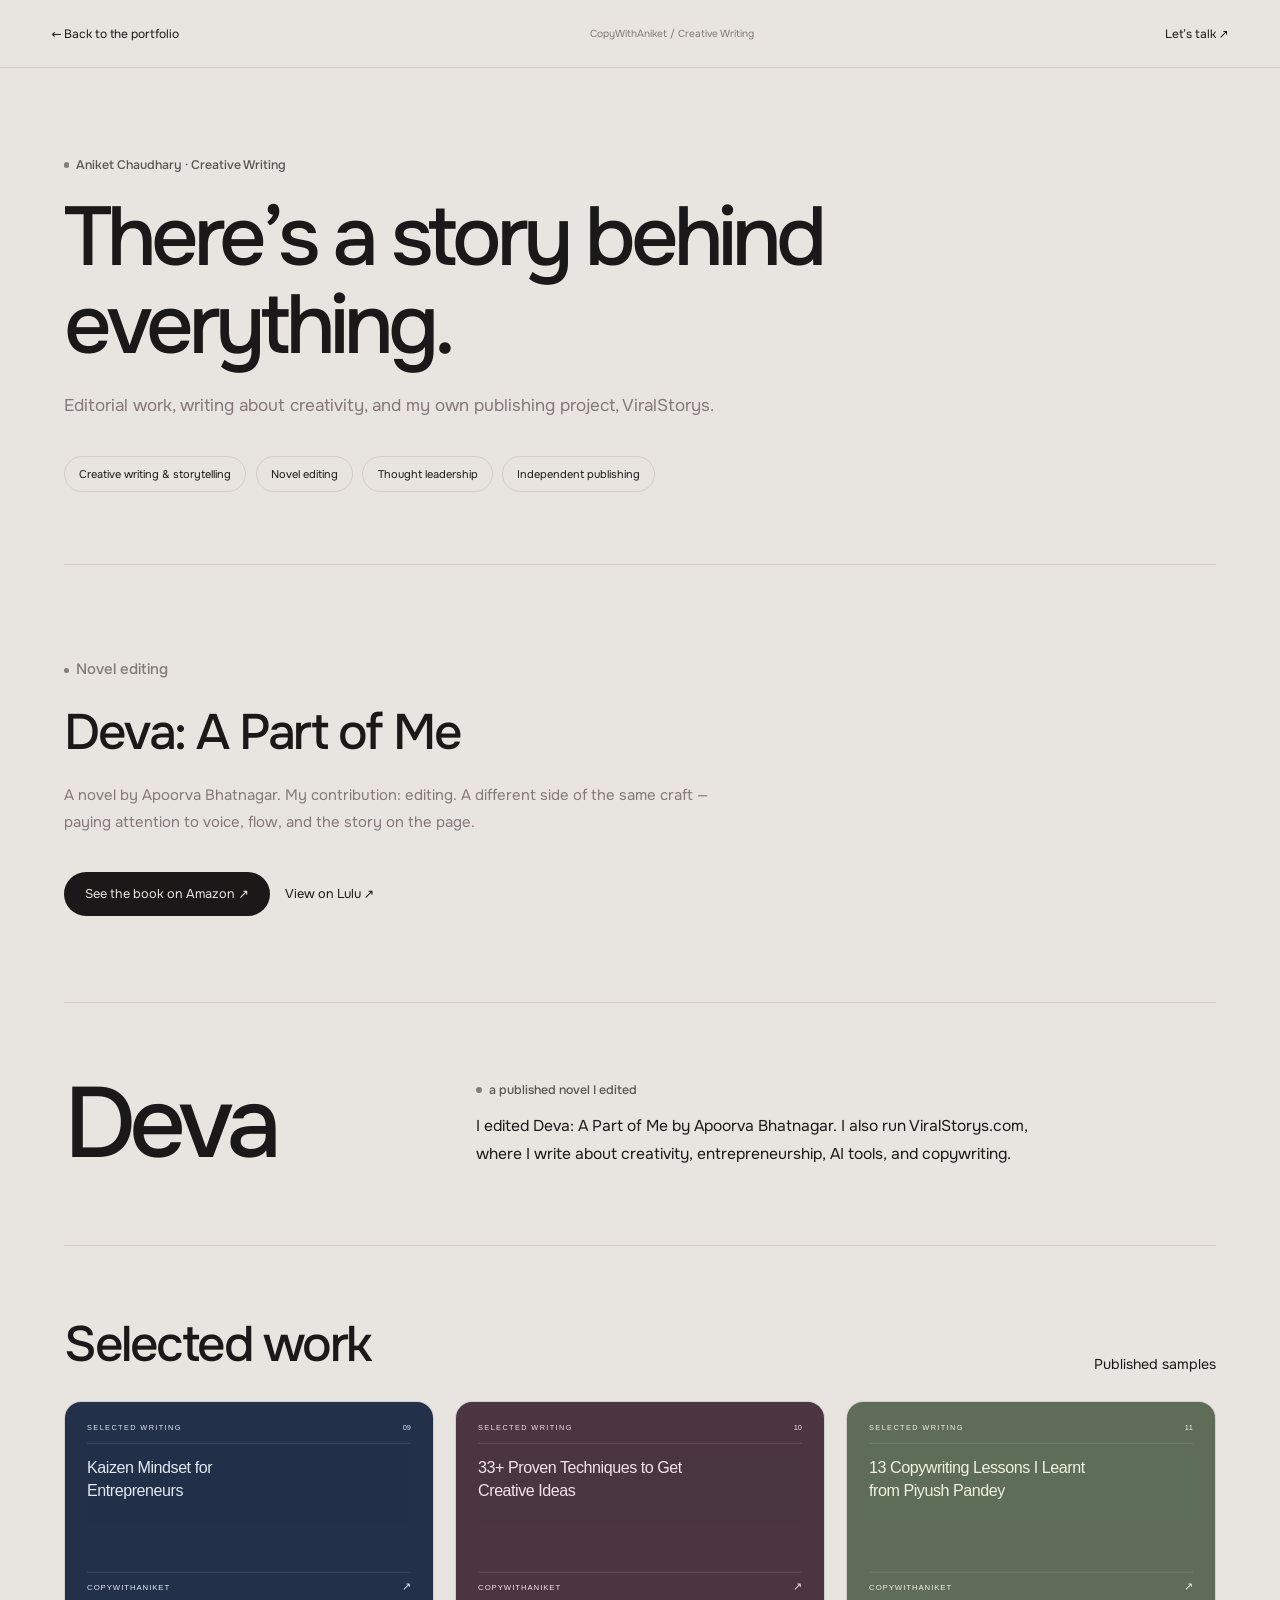
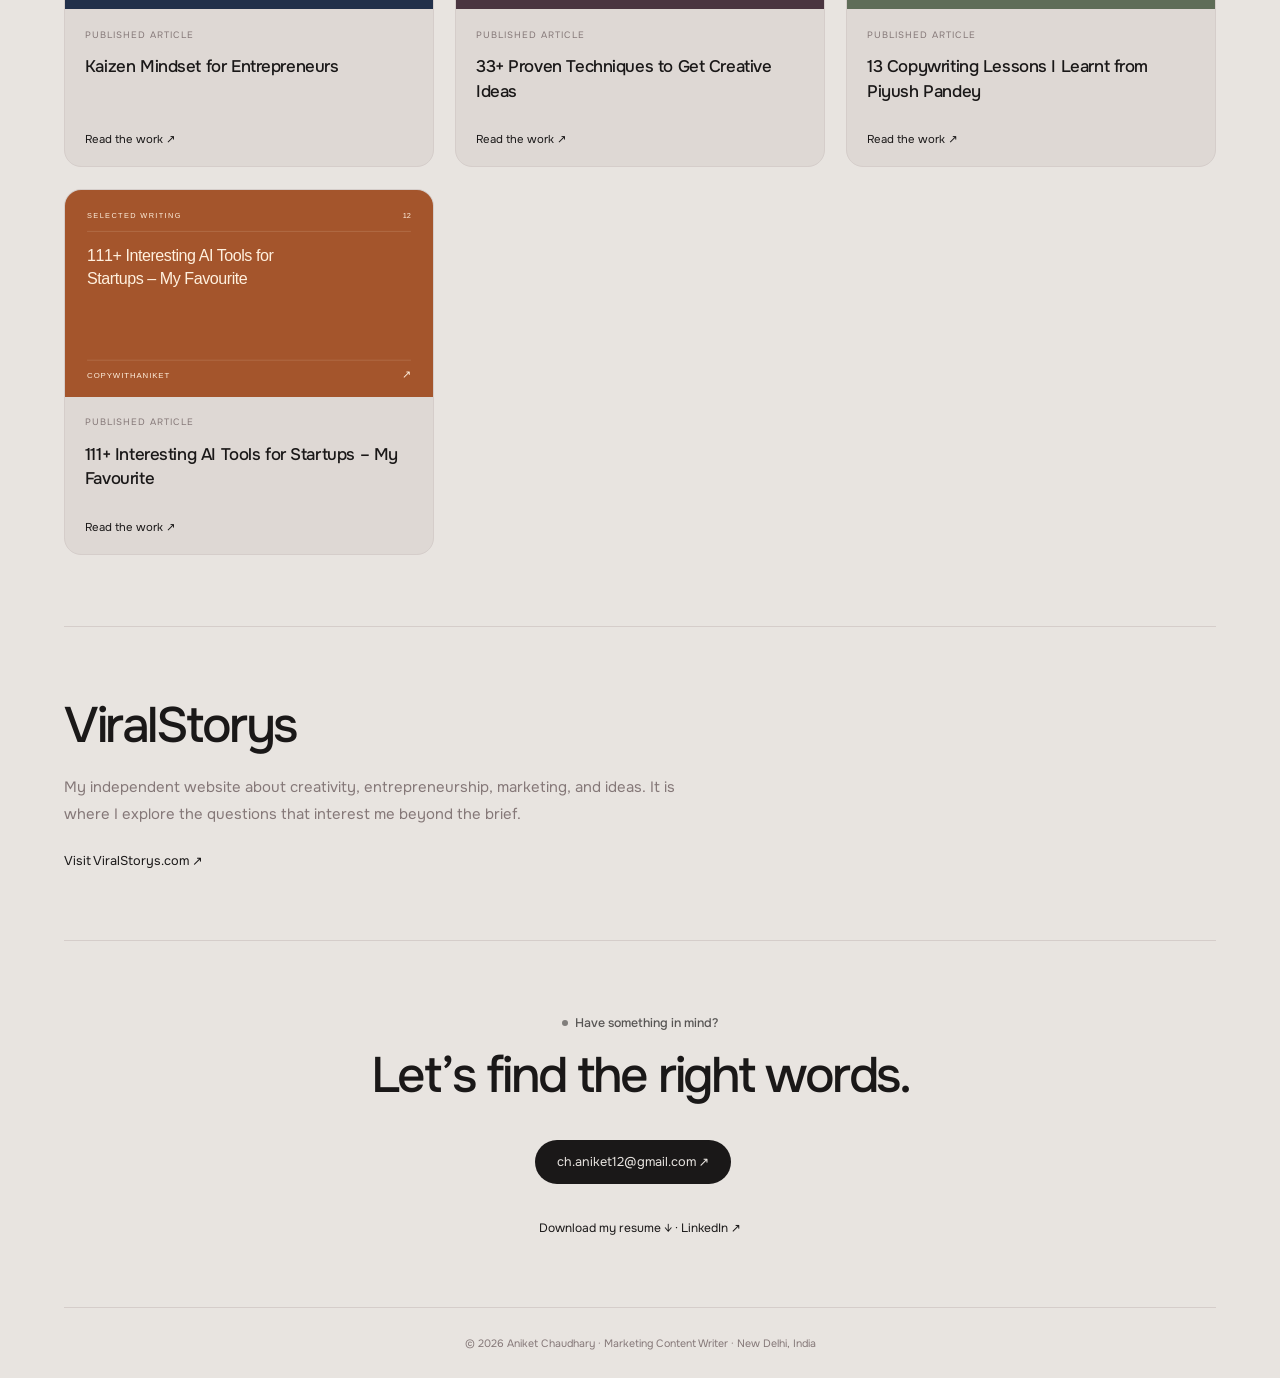
<file: creative-writing/index.html>
<!doctype html><html lang="en"><head><meta charset="utf-8"><meta name="viewport" content="width=device-width,initial-scale=1"><title>Creative Writing — Aniket Chaudhary</title><meta name="author" content="Aniket Chaudhary"><meta name="description" content="Editorial work, writing about creativity, and my own publishing project, ViralStorys."><link rel="stylesheet" href="../assets/styles.css?v=writer-2"><link rel="stylesheet" href="../assets/writer.css?v=2"><link rel="icon" type="image/svg+xml" href="../favicon.svg?v=ac-1"><link rel="icon" type="image/x-icon" href="../favicon.ico?v=ac-1"><link rel="apple-touch-icon" href="../apple-touch-icon.png?v=ac-1"><link rel="icon" type="image/png" sizes="192x192" href="../icon-192.png?v=ac-1">
</head><body class="writer-room"><header class="room-header"><a href="../" class="room-brand" data-back>← Back to the portfolio</a><span>CopyWithAniket / Creative Writing</span><a href="mailto:ch.aniket12@gmail.com">Let’s talk ↗</a></header><main class="room-shell"><section class="room-hero"><p class="eyebrow">Aniket Chaudhary · Creative Writing</p><h1>There’s a story behind everything.</h1><p class="writer-lead">Editorial work, writing about creativity, and my own publishing project, ViralStorys.</p><ul class="service-tags"><li>Creative writing & storytelling</li><li>Novel editing</li><li>Thought leadership</li><li>Independent publishing</li></ul></section><section class="book-feature"><p class="eyebrow">Novel editing</p><h2>Deva: A Part of Me</h2><p>A novel by Apoorva Bhatnagar. My contribution: editing. A different side of the same craft — paying attention to voice, flow, and the story on the page.</p><a class="room-button" href="https://www.amazon.in/dp/B0CPDB511F" target="_blank" rel="noopener noreferrer">See the book on Amazon<span aria-hidden="true"> ↗</span></a><a class="room-text-link" href="https://www.lulu.com/shop/apoorva-bhatnagar-and-aniket-chaudhary/deva/ebook/product-gjj845w.html" target="_blank" rel="noopener noreferrer">View on Lulu<span aria-hidden="true"> ↗</span></a></section><section class="room-result"><strong>Deva</strong><div><p class="eyebrow">a published novel I edited</p><p>I edited Deva: A Part of Me by Apoorva Bhatnagar. I also run ViralStorys.com, where I write about creativity, entrepreneurship, AI tools, and copywriting.</p></div></section><section><div class="writer-section__head"><h2>Selected work</h2><span>Published samples</span></div><div class="sample-grid"><a class="sample" href="https://viralstorys.com/kaizen-mindset-for-entrepreneurs/" target="_blank" rel="noopener noreferrer"><img src="../assets/work/sample-09.svg" alt="" loading="lazy" width="640" height="360"><div><p class="sample__tag">Published article</p><h3>Kaizen Mindset for Entrepreneurs</h3><span class="sample__read">Read the work ↗</span></div><span aria-hidden="true"> ↗</span></a><a class="sample" href="https://viralstorys.com/proven-techniques-to-get-creative-ideas/" target="_blank" rel="noopener noreferrer"><img src="../assets/work/sample-10.svg" alt="" loading="lazy" width="640" height="360"><div><p class="sample__tag">Published article</p><h3>33+ Proven Techniques to Get Creative Ideas</h3><span class="sample__read">Read the work ↗</span></div><span aria-hidden="true"> ↗</span></a><a class="sample" href="https://viralstorys.com/copywriting-lessons-piyush-pandey-adman/" target="_blank" rel="noopener noreferrer"><img src="../assets/work/sample-11.svg" alt="" loading="lazy" width="640" height="360"><div><p class="sample__tag">Published article</p><h3>13 Copywriting Lessons I Learnt from Piyush Pandey</h3><span class="sample__read">Read the work ↗</span></div><span aria-hidden="true"> ↗</span></a><a class="sample" href="https://viralstorys.com/111-ai-tools-for-startups/" target="_blank" rel="noopener noreferrer"><img src="../assets/work/sample-12.svg" alt="" loading="lazy" width="640" height="360"><div><p class="sample__tag">Published article</p><h3>111+ Interesting AI Tools for Startups – My Favourite</h3><span class="sample__read">Read the work ↗</span></div><span aria-hidden="true"> ↗</span></a></div></section><section class="room-note"><h2>ViralStorys</h2><p>My independent website about creativity, entrepreneurship, marketing, and ideas. It is where I explore the questions that interest me beyond the brief.</p><a class="room-text-link" href="https://viralstorys.com/" target="_blank" rel="noopener noreferrer">Visit ViralStorys.com<span aria-hidden="true"> ↗</span></a></section><section class="room-end"><p class="eyebrow">Have something in mind?</p><h2>Let’s find the right words.</h2><a class="room-button" href="mailto:ch.aniket12@gmail.com">ch.aniket12@gmail.com ↗</a><p><a href="../downloads/Aniket-Chaudhary-Resume.pdf" download>Download my resume ↓</a> · <a href="https://www.linkedin.com/in/aniket-writer/" target="_blank" rel="noopener noreferrer">LinkedIn ↗</a></p></section></main><footer class="room-footer">© 2026 Aniket Chaudhary · Marketing Content Writer · New Delhi, India</footer><script>const embedded=window.parent!==window;const base=new URL('../',location.href);document.querySelectorAll('[data-back]').forEach(a=>a.addEventListener('click',e=>{if(embedded){e.preventDefault();parent.postMessage({wall:'close'},location.origin)}}));addEventListener('keydown',e=>{if(e.key==='Escape'&&embedded)parent.postMessage({wall:'close'},location.origin)});addEventListener('message',e=>{if(e.origin!==location.origin||e.source!==parent)return;if(e.data?.wall==='mode'){document.documentElement.dataset.mode=e.data.mode}if(e.data?.wall==='enter')scrollTo(0,0)});try{if(localStorage.getItem('aniket-mode')==='dark')document.documentElement.dataset.mode='dark'}catch{}</script></body></html>
</file>
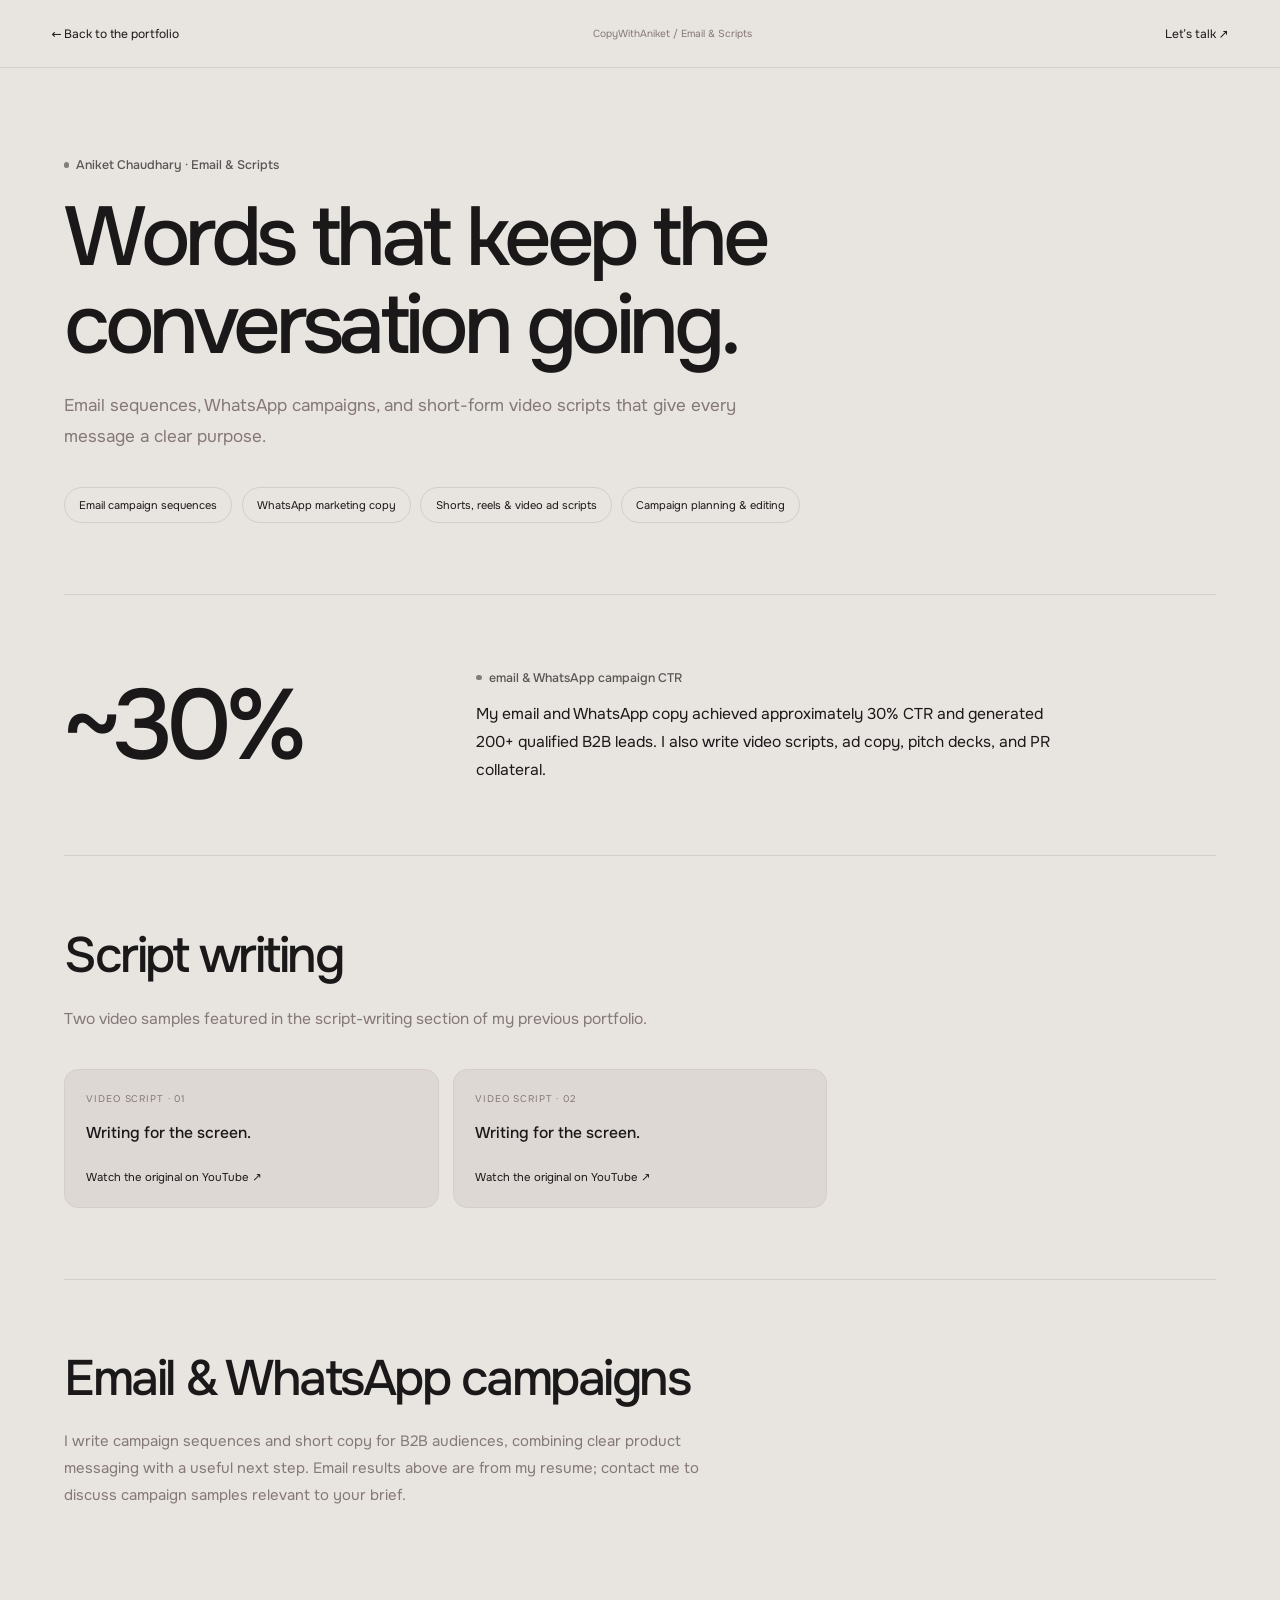
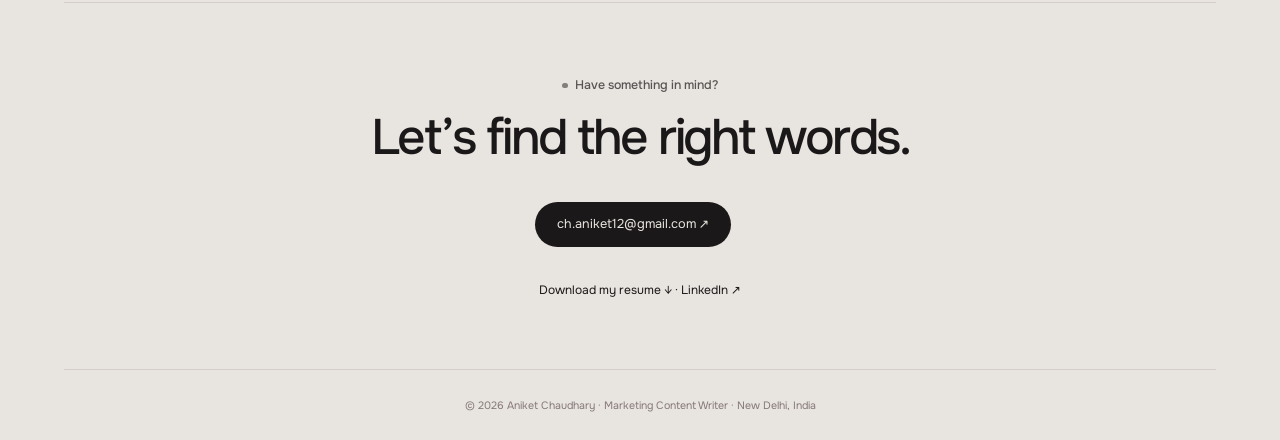
<file: email-scripts/index.html>
<!doctype html><html lang="en"><head><meta charset="utf-8"><meta name="viewport" content="width=device-width,initial-scale=1"><title>Email &amp; Scripts — Aniket Chaudhary</title><meta name="author" content="Aniket Chaudhary"><meta name="description" content="Email sequences, WhatsApp campaigns, and short-form video scripts that give every message a clear purpose."><link rel="stylesheet" href="../assets/styles.css?v=writer-2"><link rel="stylesheet" href="../assets/writer.css?v=2"><link rel="icon" type="image/svg+xml" href="../favicon.svg?v=ac-1"><link rel="icon" type="image/x-icon" href="../favicon.ico?v=ac-1"><link rel="apple-touch-icon" href="../apple-touch-icon.png?v=ac-1"><link rel="icon" type="image/png" sizes="192x192" href="../icon-192.png?v=ac-1">
</head><body class="writer-room"><header class="room-header"><a href="../" class="room-brand" data-back>← Back to the portfolio</a><span>CopyWithAniket / Email &amp; Scripts</span><a href="mailto:ch.aniket12@gmail.com">Let’s talk ↗</a></header><main class="room-shell"><section class="room-hero"><p class="eyebrow">Aniket Chaudhary · Email &amp; Scripts</p><h1>Words that keep the conversation going.</h1><p class="writer-lead">Email sequences, WhatsApp campaigns, and short-form video scripts that give every message a clear purpose.</p><ul class="service-tags"><li>Email campaign sequences</li><li>WhatsApp marketing copy</li><li>Shorts, reels & video ad scripts</li><li>Campaign planning & editing</li></ul></section><section class="room-result"><strong>~30%</strong><div><p class="eyebrow">email & WhatsApp campaign CTR</p><p>My email and WhatsApp copy achieved approximately 30% CTR and generated 200+ qualified B2B leads. I also write video scripts, ad copy, pitch decks, and PR collateral.</p></div></section><section id="video-scripts"><h2>Script writing</h2><p class="writer-lead">Two video samples featured in the script-writing section of my previous portfolio.</p><div class="social-grid"><a class="certificate" href="https://www.youtube.com/watch?v=WzNurj_A0R8" target="_blank" rel="noopener noreferrer"><small>Video script · 01</small><h3>Writing for the screen.</h3><span>Watch the original on YouTube ↗</span><span aria-hidden="true"> ↗</span></a><a class="certificate" href="https://www.youtube.com/watch?v=0Ock2nb35EI" target="_blank" rel="noopener noreferrer"><small>Video script · 02</small><h3>Writing for the screen.</h3><span>Watch the original on YouTube ↗</span><span aria-hidden="true"> ↗</span></a></div></section><section class="room-note"><h2>Email &amp; WhatsApp campaigns</h2><p>I write campaign sequences and short copy for B2B audiences, combining clear product messaging with a useful next step. Email results above are from my resume; contact me to discuss campaign samples relevant to your brief.</p></section><section class="room-end"><p class="eyebrow">Have something in mind?</p><h2>Let’s find the right words.</h2><a class="room-button" href="mailto:ch.aniket12@gmail.com">ch.aniket12@gmail.com ↗</a><p><a href="../downloads/Aniket-Chaudhary-Resume.pdf" download>Download my resume ↓</a> · <a href="https://www.linkedin.com/in/aniket-writer/" target="_blank" rel="noopener noreferrer">LinkedIn ↗</a></p></section></main><footer class="room-footer">© 2026 Aniket Chaudhary · Marketing Content Writer · New Delhi, India</footer><script>const embedded=window.parent!==window;const base=new URL('../',location.href);document.querySelectorAll('[data-back]').forEach(a=>a.addEventListener('click',e=>{if(embedded){e.preventDefault();parent.postMessage({wall:'close'},location.origin)}}));addEventListener('keydown',e=>{if(e.key==='Escape'&&embedded)parent.postMessage({wall:'close'},location.origin)});addEventListener('message',e=>{if(e.origin!==location.origin||e.source!==parent)return;if(e.data?.wall==='mode'){document.documentElement.dataset.mode=e.data.mode}if(e.data?.wall==='enter')scrollTo(0,0)});try{if(localStorage.getItem('aniket-mode')==='dark')document.documentElement.dataset.mode='dark'}catch{}</script></body></html>
</file>
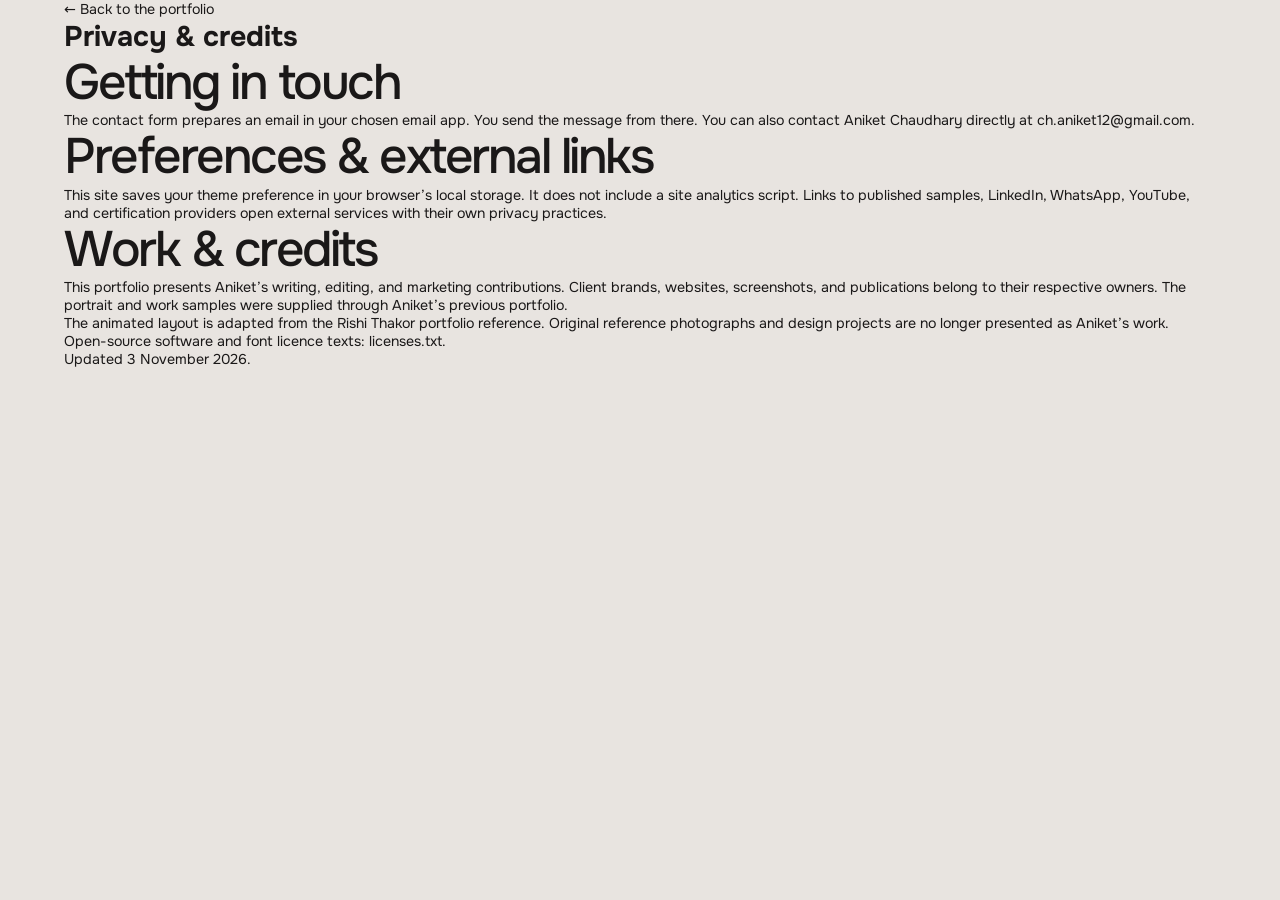
<file: legal/index.html>
<!doctype html><html lang="en"><head><meta charset="utf-8"><meta name="viewport" content="width=device-width,initial-scale=1"><title>Privacy &amp; credits — Aniket Chaudhary</title><link rel="stylesheet" href="../assets/styles.css"><link rel="stylesheet" href="../assets/writer.css"><link rel="icon" type="image/svg+xml" href="../favicon.svg?v=ac-1"><link rel="icon" type="image/x-icon" href="../favicon.ico?v=ac-1"><link rel="apple-touch-icon" href="../apple-touch-icon.png?v=ac-1"><link rel="icon" type="image/png" sizes="192x192" href="../icon-192.png?v=ac-1">
</head><body class="writer-room"><main class="room-shell"><a href="../">← Back to the portfolio</a><h1>Privacy &amp; credits</h1><h2>Getting in touch</h2><p>The contact form prepares an email in your chosen email app. You send the message from there. You can also contact Aniket Chaudhary directly at <a href="mailto:ch.aniket12@gmail.com">ch.aniket12@gmail.com</a>.</p><h2>Preferences &amp; external links</h2><p>This site saves your theme preference in your browser’s local storage. It does not include a site analytics script. Links to published samples, LinkedIn, WhatsApp, YouTube, and certification providers open external services with their own privacy practices.</p><h2>Work &amp; credits</h2><p>This portfolio presents Aniket’s writing, editing, and marketing contributions. Client brands, websites, screenshots, and publications belong to their respective owners. The portrait and work samples were supplied through Aniket’s previous portfolio.</p><p>The animated layout is adapted from the Rishi Thakor portfolio reference. Original reference photographs and design projects are no longer presented as Aniket’s work.</p><p>Open-source software and font licence texts: <a href="licenses.txt">licenses.txt</a>.</p><p>Updated 3 November 2026.</p></main></body></html>
</file>
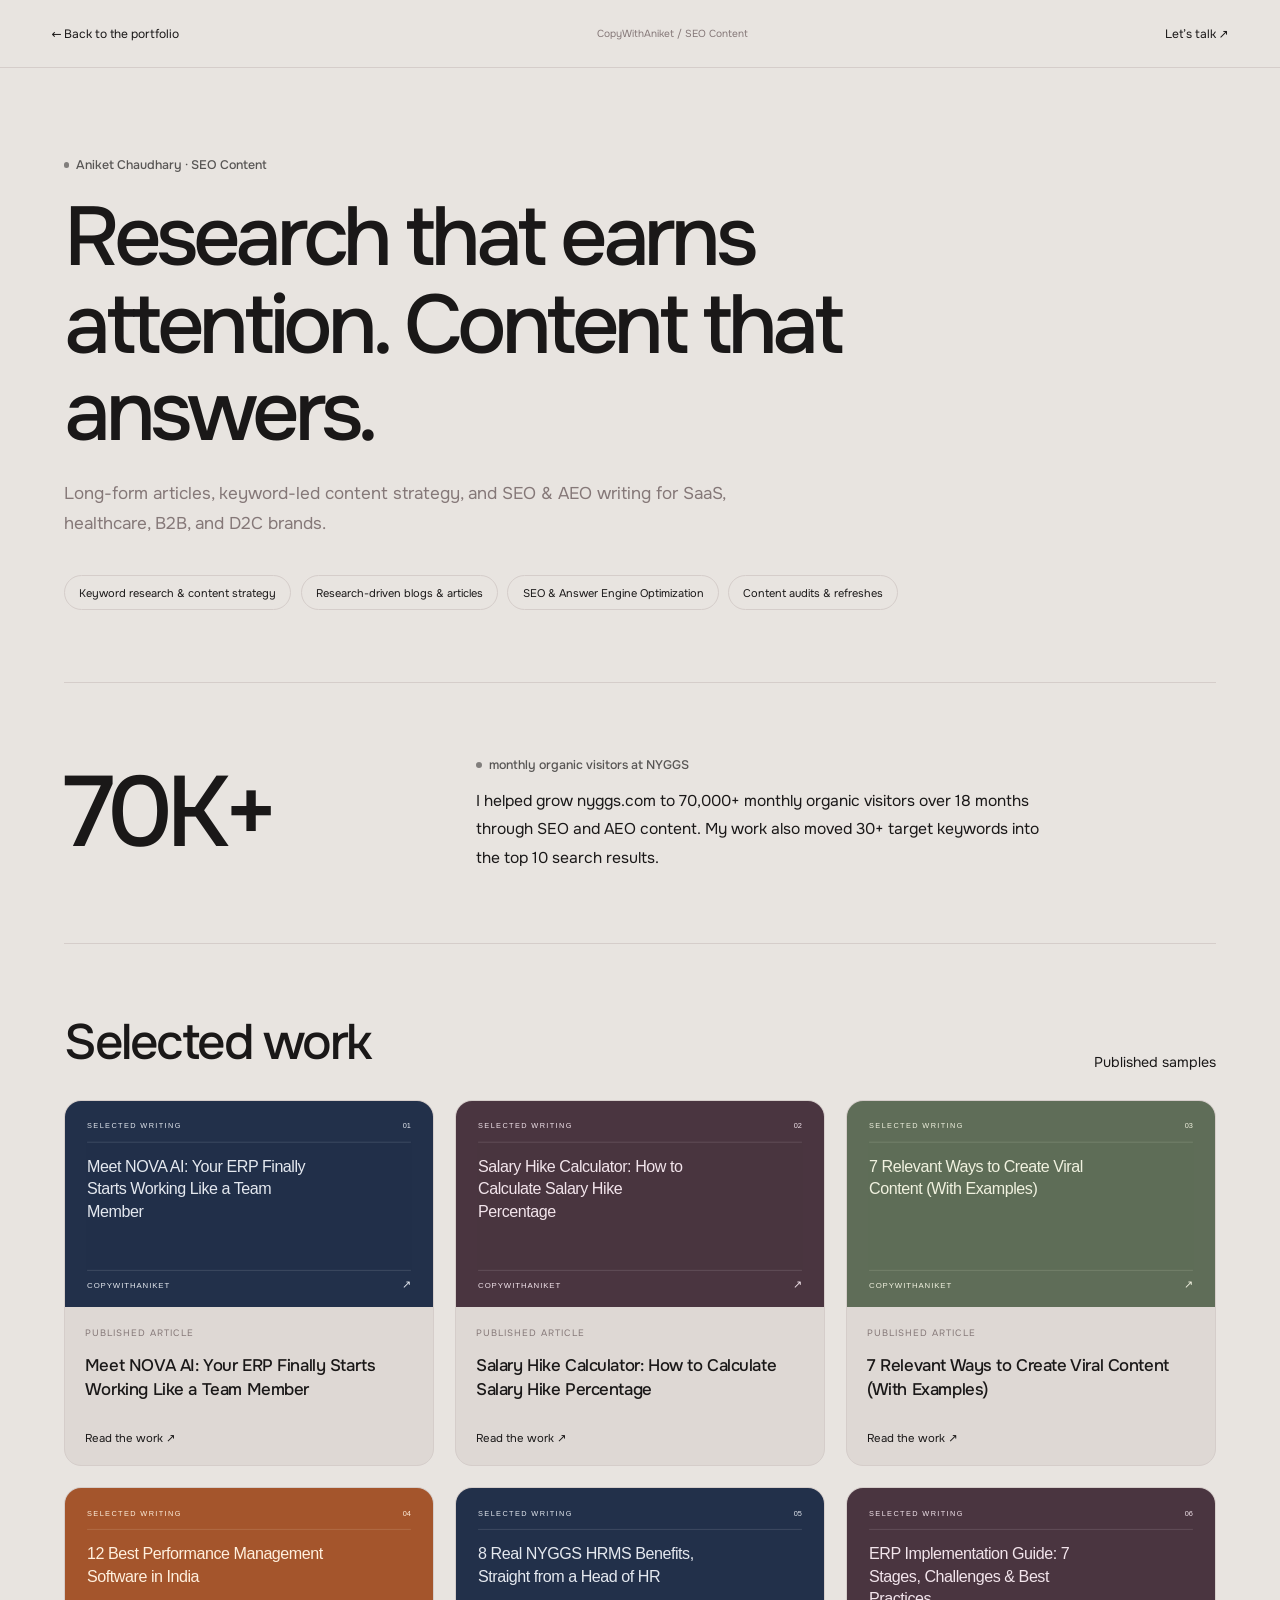
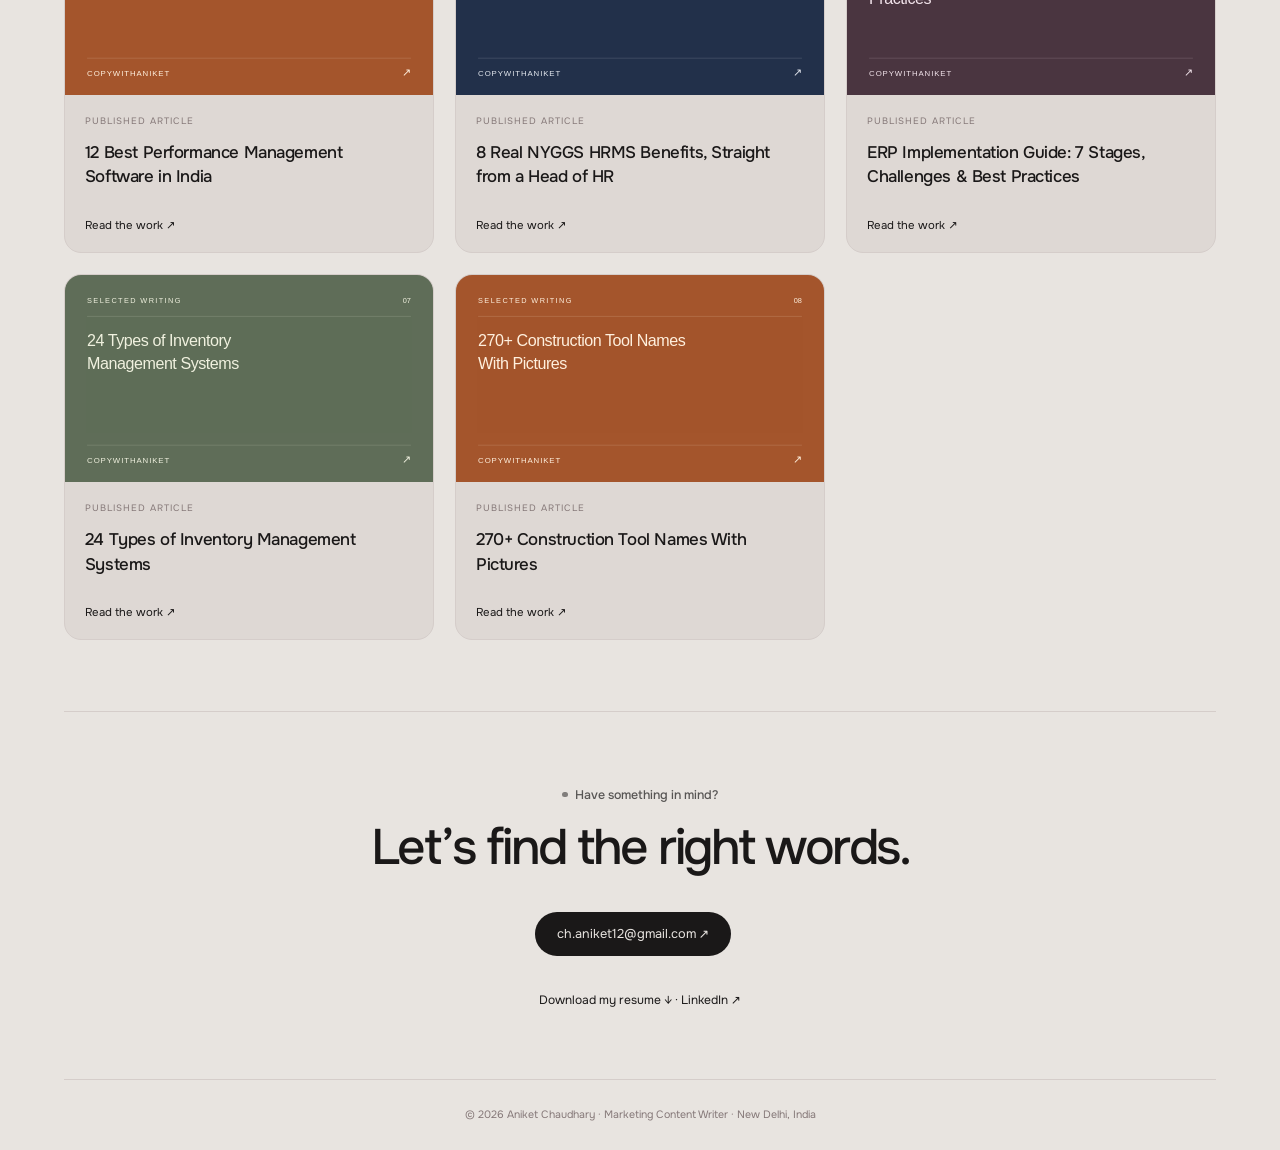
<file: seo-content/index.html>
<!doctype html><html lang="en"><head><meta charset="utf-8"><meta name="viewport" content="width=device-width,initial-scale=1"><title>SEO Content — Aniket Chaudhary</title><meta name="author" content="Aniket Chaudhary"><meta name="description" content="Long-form articles, keyword-led content strategy, and SEO &amp; AEO writing for SaaS, healthcare, B2B, and D2C brands."><link rel="stylesheet" href="../assets/styles.css?v=writer-2"><link rel="stylesheet" href="../assets/writer.css?v=2"><link rel="icon" type="image/svg+xml" href="../favicon.svg?v=ac-1"><link rel="icon" type="image/x-icon" href="../favicon.ico?v=ac-1"><link rel="apple-touch-icon" href="../apple-touch-icon.png?v=ac-1"><link rel="icon" type="image/png" sizes="192x192" href="../icon-192.png?v=ac-1">
</head><body class="writer-room"><header class="room-header"><a href="../" class="room-brand" data-back>← Back to the portfolio</a><span>CopyWithAniket / SEO Content</span><a href="mailto:ch.aniket12@gmail.com">Let’s talk ↗</a></header><main class="room-shell"><section class="room-hero"><p class="eyebrow">Aniket Chaudhary · SEO Content</p><h1>Research that earns attention. Content that answers.</h1><p class="writer-lead">Long-form articles, keyword-led content strategy, and SEO & AEO writing for SaaS, healthcare, B2B, and D2C brands.</p><ul class="service-tags"><li>Keyword research & content strategy</li><li>Research-driven blogs & articles</li><li>SEO & Answer Engine Optimization</li><li>Content audits & refreshes</li></ul></section><section class="room-result"><strong>70K+</strong><div><p class="eyebrow">monthly organic visitors at NYGGS</p><p>I helped grow nyggs.com to 70,000+ monthly organic visitors over 18 months through SEO and AEO content. My work also moved 30+ target keywords into the top 10 search results.</p></div></section><section><div class="writer-section__head"><h2>Selected work</h2><span>Published samples</span></div><div class="sample-grid"><a class="sample" href="https://nyggs.com/blog/nova-ai-in-nyggs-erp/" target="_blank" rel="noopener noreferrer"><img src="../assets/work/sample-01.svg" alt="" loading="lazy" width="640" height="360"><div><p class="sample__tag">Published article</p><h3>Meet NOVA AI: Your ERP Finally Starts Working Like a Team Member</h3><span class="sample__read">Read the work ↗</span></div><span aria-hidden="true"> ↗</span></a><a class="sample" href="https://nyggs.com/blog/salary-hike-calculator/" target="_blank" rel="noopener noreferrer"><img src="../assets/work/sample-02.svg" alt="" loading="lazy" width="640" height="360"><div><p class="sample__tag">Published article</p><h3>Salary Hike Calculator: How to Calculate Salary Hike Percentage</h3><span class="sample__read">Read the work ↗</span></div><span aria-hidden="true"> ↗</span></a><a class="sample" href="https://www.linkedin.com/pulse/7-simple-hack-create-viral-content-examples-aniket-chaudhary-dydmf/" target="_blank" rel="noopener noreferrer"><img src="../assets/work/sample-03.svg" alt="" loading="lazy" width="640" height="360"><div><p class="sample__tag">Published article</p><h3>7 Relevant Ways to Create Viral Content (With Examples)</h3><span class="sample__read">Read the work ↗</span></div><span aria-hidden="true"> ↗</span></a><a class="sample" href="https://nyggs.com/blog/best-performance-management-software-in-india/" target="_blank" rel="noopener noreferrer"><img src="../assets/work/sample-04.svg" alt="" loading="lazy" width="640" height="360"><div><p class="sample__tag">Published article</p><h3>12 Best Performance Management Software in India</h3><span class="sample__read">Read the work ↗</span></div><span aria-hidden="true"> ↗</span></a><a class="sample" href="https://nyggs.com/blog/nyggs-hrms-benefits/" target="_blank" rel="noopener noreferrer"><img src="../assets/work/sample-05.svg" alt="" loading="lazy" width="640" height="360"><div><p class="sample__tag">Published article</p><h3>8 Real NYGGS HRMS Benefits, Straight from a Head of HR</h3><span class="sample__read">Read the work ↗</span></div><span aria-hidden="true"> ↗</span></a><a class="sample" href="https://nyggs.com/blog/erp-implementation-guide/" target="_blank" rel="noopener noreferrer"><img src="../assets/work/sample-06.svg" alt="" loading="lazy" width="640" height="360"><div><p class="sample__tag">Published article</p><h3>ERP Implementation Guide: 7 Stages, Challenges &amp; Best Practices</h3><span class="sample__read">Read the work ↗</span></div><span aria-hidden="true"> ↗</span></a><a class="sample" href="https://nyggs.com/blog/types-of-inventory-management-systems/" target="_blank" rel="noopener noreferrer"><img src="../assets/work/sample-07.svg" alt="" loading="lazy" width="640" height="360"><div><p class="sample__tag">Published article</p><h3>24 Types of Inventory Management Systems</h3><span class="sample__read">Read the work ↗</span></div><span aria-hidden="true"> ↗</span></a><a class="sample" href="https://nyggs.com/blog/270-construction-tool-names-with-pictures/" target="_blank" rel="noopener noreferrer"><img src="../assets/work/sample-08.svg" alt="" loading="lazy" width="640" height="360"><div><p class="sample__tag">Published article</p><h3>270+ Construction Tool Names With Pictures</h3><span class="sample__read">Read the work ↗</span></div><span aria-hidden="true"> ↗</span></a></div></section><section class="room-end"><p class="eyebrow">Have something in mind?</p><h2>Let’s find the right words.</h2><a class="room-button" href="mailto:ch.aniket12@gmail.com">ch.aniket12@gmail.com ↗</a><p><a href="../downloads/Aniket-Chaudhary-Resume.pdf" download>Download my resume ↓</a> · <a href="https://www.linkedin.com/in/aniket-writer/" target="_blank" rel="noopener noreferrer">LinkedIn ↗</a></p></section></main><footer class="room-footer">© 2026 Aniket Chaudhary · Marketing Content Writer · New Delhi, India</footer><script>const embedded=window.parent!==window;const base=new URL('../',location.href);document.querySelectorAll('[data-back]').forEach(a=>a.addEventListener('click',e=>{if(embedded){e.preventDefault();parent.postMessage({wall:'close'},location.origin)}}));addEventListener('keydown',e=>{if(e.key==='Escape'&&embedded)parent.postMessage({wall:'close'},location.origin)});addEventListener('message',e=>{if(e.origin!==location.origin||e.source!==parent)return;if(e.data?.wall==='mode'){document.documentElement.dataset.mode=e.data.mode}if(e.data?.wall==='enter')scrollTo(0,0)});try{if(localStorage.getItem('aniket-mode')==='dark')document.documentElement.dataset.mode='dark'}catch{}</script></body></html>
</file>
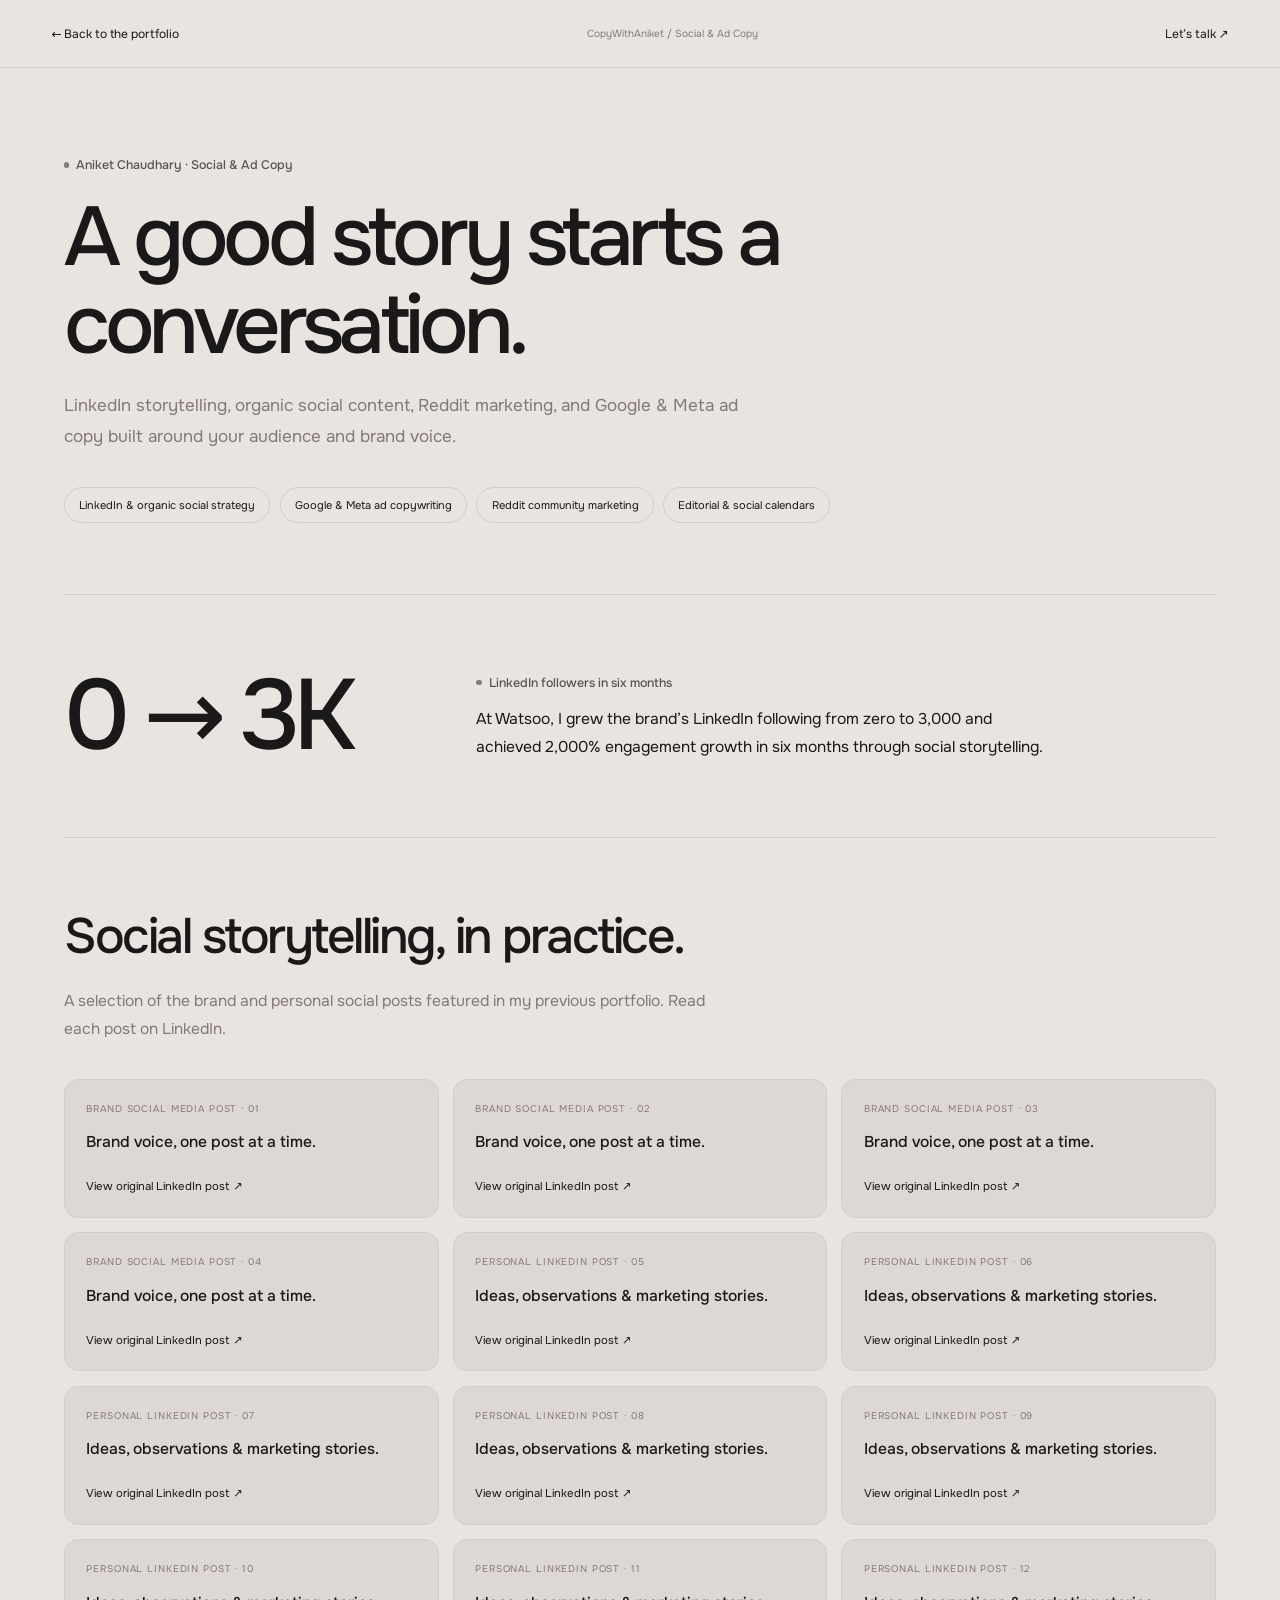
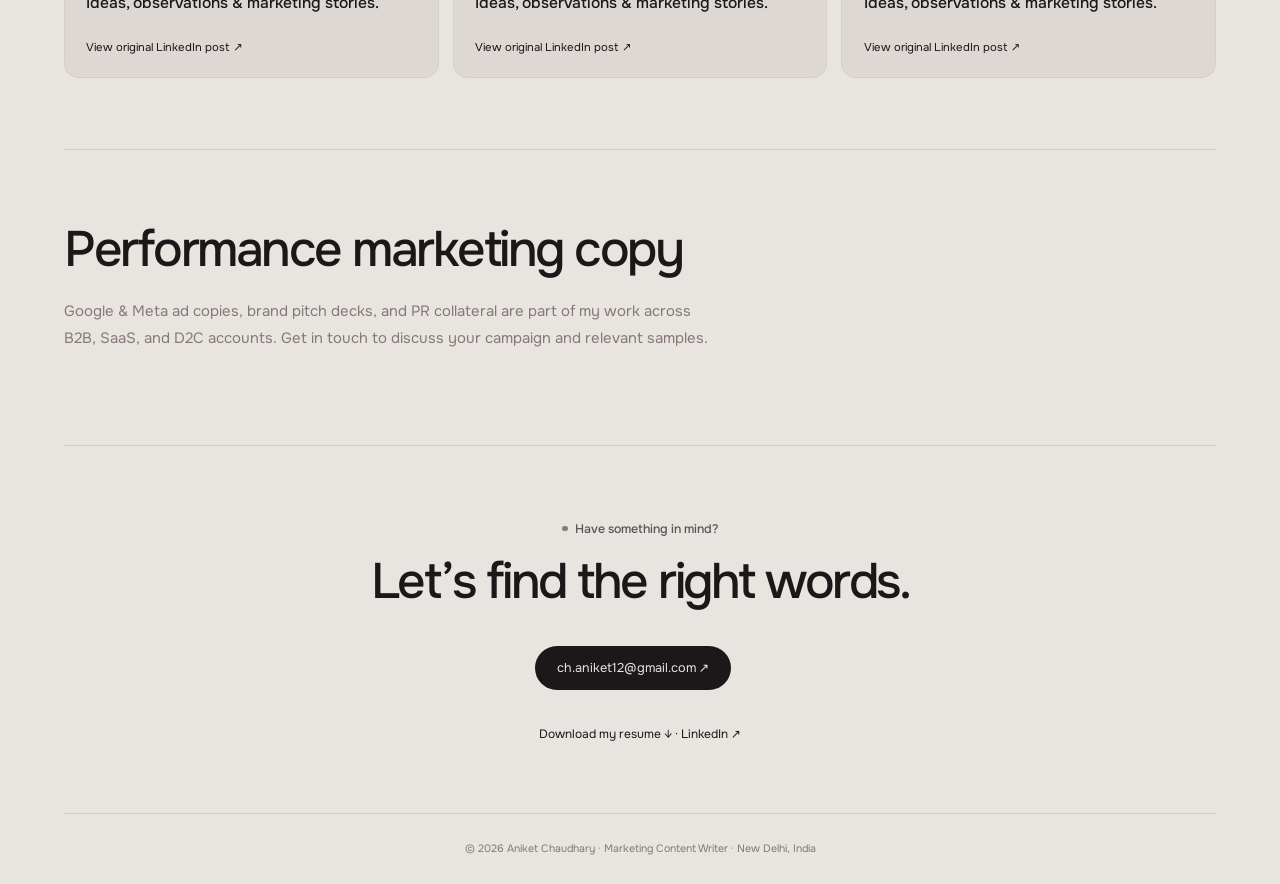
<file: social-ad-copy/index.html>
<!doctype html><html lang="en"><head><meta charset="utf-8"><meta name="viewport" content="width=device-width,initial-scale=1"><title>Social &amp; Ad Copy — Aniket Chaudhary</title><meta name="author" content="Aniket Chaudhary"><meta name="description" content="LinkedIn storytelling, organic social content, Reddit marketing, and Google &amp; Meta ad copy built around your audience and brand voice."><link rel="stylesheet" href="../assets/styles.css?v=writer-2"><link rel="stylesheet" href="../assets/writer.css?v=2"><link rel="icon" type="image/svg+xml" href="../favicon.svg?v=ac-1"><link rel="icon" type="image/x-icon" href="../favicon.ico?v=ac-1"><link rel="apple-touch-icon" href="../apple-touch-icon.png?v=ac-1"><link rel="icon" type="image/png" sizes="192x192" href="../icon-192.png?v=ac-1">
</head><body class="writer-room"><header class="room-header"><a href="../" class="room-brand" data-back>← Back to the portfolio</a><span>CopyWithAniket / Social &amp; Ad Copy</span><a href="mailto:ch.aniket12@gmail.com">Let’s talk ↗</a></header><main class="room-shell"><section class="room-hero"><p class="eyebrow">Aniket Chaudhary · Social &amp; Ad Copy</p><h1>A good story starts a conversation.</h1><p class="writer-lead">LinkedIn storytelling, organic social content, Reddit marketing, and Google & Meta ad copy built around your audience and brand voice.</p><ul class="service-tags"><li>LinkedIn & organic social strategy</li><li>Google & Meta ad copywriting</li><li>Reddit community marketing</li><li>Editorial & social calendars</li></ul></section><section class="room-result"><strong>0 → 3K</strong><div><p class="eyebrow">LinkedIn followers in six months</p><p>At Watsoo, I grew the brand’s LinkedIn following from zero to 3,000 and achieved 2,000% engagement growth in six months through social storytelling.</p></div></section><section><h2>Social storytelling, in practice.</h2><p class="writer-lead">A selection of the brand and personal social posts featured in my previous portfolio. Read each post on LinkedIn.</p><div class="social-grid"><a class="certificate" href="https://www.linkedin.com/feed/update/urn:li:ugcPost:7193885526888767488/" target="_blank" rel="noopener noreferrer"><small>Brand social media post · 01</small><h3>Brand voice, one post at a time.</h3><span>View original LinkedIn post ↗</span><span aria-hidden="true"> ↗</span></a><a class="certificate" href="https://www.linkedin.com/feed/update/urn:li:ugcPost:7216421728376303616/" target="_blank" rel="noopener noreferrer"><small>Brand social media post · 02</small><h3>Brand voice, one post at a time.</h3><span>View original LinkedIn post ↗</span><span aria-hidden="true"> ↗</span></a><a class="certificate" href="https://www.linkedin.com/feed/update/urn:li:ugcPost:7209420437003411456/" target="_blank" rel="noopener noreferrer"><small>Brand social media post · 03</small><h3>Brand voice, one post at a time.</h3><span>View original LinkedIn post ↗</span><span aria-hidden="true"> ↗</span></a><a class="certificate" href="https://www.linkedin.com/feed/update/urn:li:ugcPost:7196100815885901824/" target="_blank" rel="noopener noreferrer"><small>Brand social media post · 04</small><h3>Brand voice, one post at a time.</h3><span>View original LinkedIn post ↗</span><span aria-hidden="true"> ↗</span></a><a class="certificate" href="https://www.linkedin.com/feed/update/urn:li:share:7244206594362613760/" target="_blank" rel="noopener noreferrer"><small>Personal LinkedIn post · 05</small><h3>Ideas, observations & marketing stories.</h3><span>View original LinkedIn post ↗</span><span aria-hidden="true"> ↗</span></a><a class="certificate" href="https://www.linkedin.com/feed/update/urn:li:share:7217113245508124672/" target="_blank" rel="noopener noreferrer"><small>Personal LinkedIn post · 06</small><h3>Ideas, observations & marketing stories.</h3><span>View original LinkedIn post ↗</span><span aria-hidden="true"> ↗</span></a><a class="certificate" href="https://www.linkedin.com/feed/update/urn:li:share:7203300326416732162/" target="_blank" rel="noopener noreferrer"><small>Personal LinkedIn post · 07</small><h3>Ideas, observations & marketing stories.</h3><span>View original LinkedIn post ↗</span><span aria-hidden="true"> ↗</span></a><a class="certificate" href="https://www.linkedin.com/feed/update/urn:li:share:7200741675076382720/" target="_blank" rel="noopener noreferrer"><small>Personal LinkedIn post · 08</small><h3>Ideas, observations & marketing stories.</h3><span>View original LinkedIn post ↗</span><span aria-hidden="true"> ↗</span></a><a class="certificate" href="https://www.linkedin.com/feed/update/urn:li:share:7199323529522130944/" target="_blank" rel="noopener noreferrer"><small>Personal LinkedIn post · 09</small><h3>Ideas, observations & marketing stories.</h3><span>View original LinkedIn post ↗</span><span aria-hidden="true"> ↗</span></a><a class="certificate" href="https://www.linkedin.com/feed/update/urn:li:share:7164192689708625920/" target="_blank" rel="noopener noreferrer"><small>Personal LinkedIn post · 10</small><h3>Ideas, observations & marketing stories.</h3><span>View original LinkedIn post ↗</span><span aria-hidden="true"> ↗</span></a><a class="certificate" href="https://www.linkedin.com/feed/update/urn:li:share:7161254061848092673/" target="_blank" rel="noopener noreferrer"><small>Personal LinkedIn post · 11</small><h3>Ideas, observations & marketing stories.</h3><span>View original LinkedIn post ↗</span><span aria-hidden="true"> ↗</span></a><a class="certificate" href="https://www.linkedin.com/feed/update/urn:li:share:7160901229676552193/" target="_blank" rel="noopener noreferrer"><small>Personal LinkedIn post · 12</small><h3>Ideas, observations & marketing stories.</h3><span>View original LinkedIn post ↗</span><span aria-hidden="true"> ↗</span></a></div></section><section class="room-note" id="performance-copy"><h2>Performance marketing copy</h2><p>Google &amp; Meta ad copies, brand pitch decks, and PR collateral are part of my work across B2B, SaaS, and D2C accounts. Get in touch to discuss your campaign and relevant samples.</p></section><section class="room-end"><p class="eyebrow">Have something in mind?</p><h2>Let’s find the right words.</h2><a class="room-button" href="mailto:ch.aniket12@gmail.com">ch.aniket12@gmail.com ↗</a><p><a href="../downloads/Aniket-Chaudhary-Resume.pdf" download>Download my resume ↓</a> · <a href="https://www.linkedin.com/in/aniket-writer/" target="_blank" rel="noopener noreferrer">LinkedIn ↗</a></p></section></main><footer class="room-footer">© 2026 Aniket Chaudhary · Marketing Content Writer · New Delhi, India</footer><script>const embedded=window.parent!==window;const base=new URL('../',location.href);document.querySelectorAll('[data-back]').forEach(a=>a.addEventListener('click',e=>{if(embedded){e.preventDefault();parent.postMessage({wall:'close'},location.origin)}}));addEventListener('keydown',e=>{if(e.key==='Escape'&&embedded)parent.postMessage({wall:'close'},location.origin)});addEventListener('message',e=>{if(e.origin!==location.origin||e.source!==parent)return;if(e.data?.wall==='mode'){document.documentElement.dataset.mode=e.data.mode}if(e.data?.wall==='enter')scrollTo(0,0)});try{if(localStorage.getItem('aniket-mode')==='dark')document.documentElement.dataset.mode='dark'}catch{}</script></body></html>
</file>
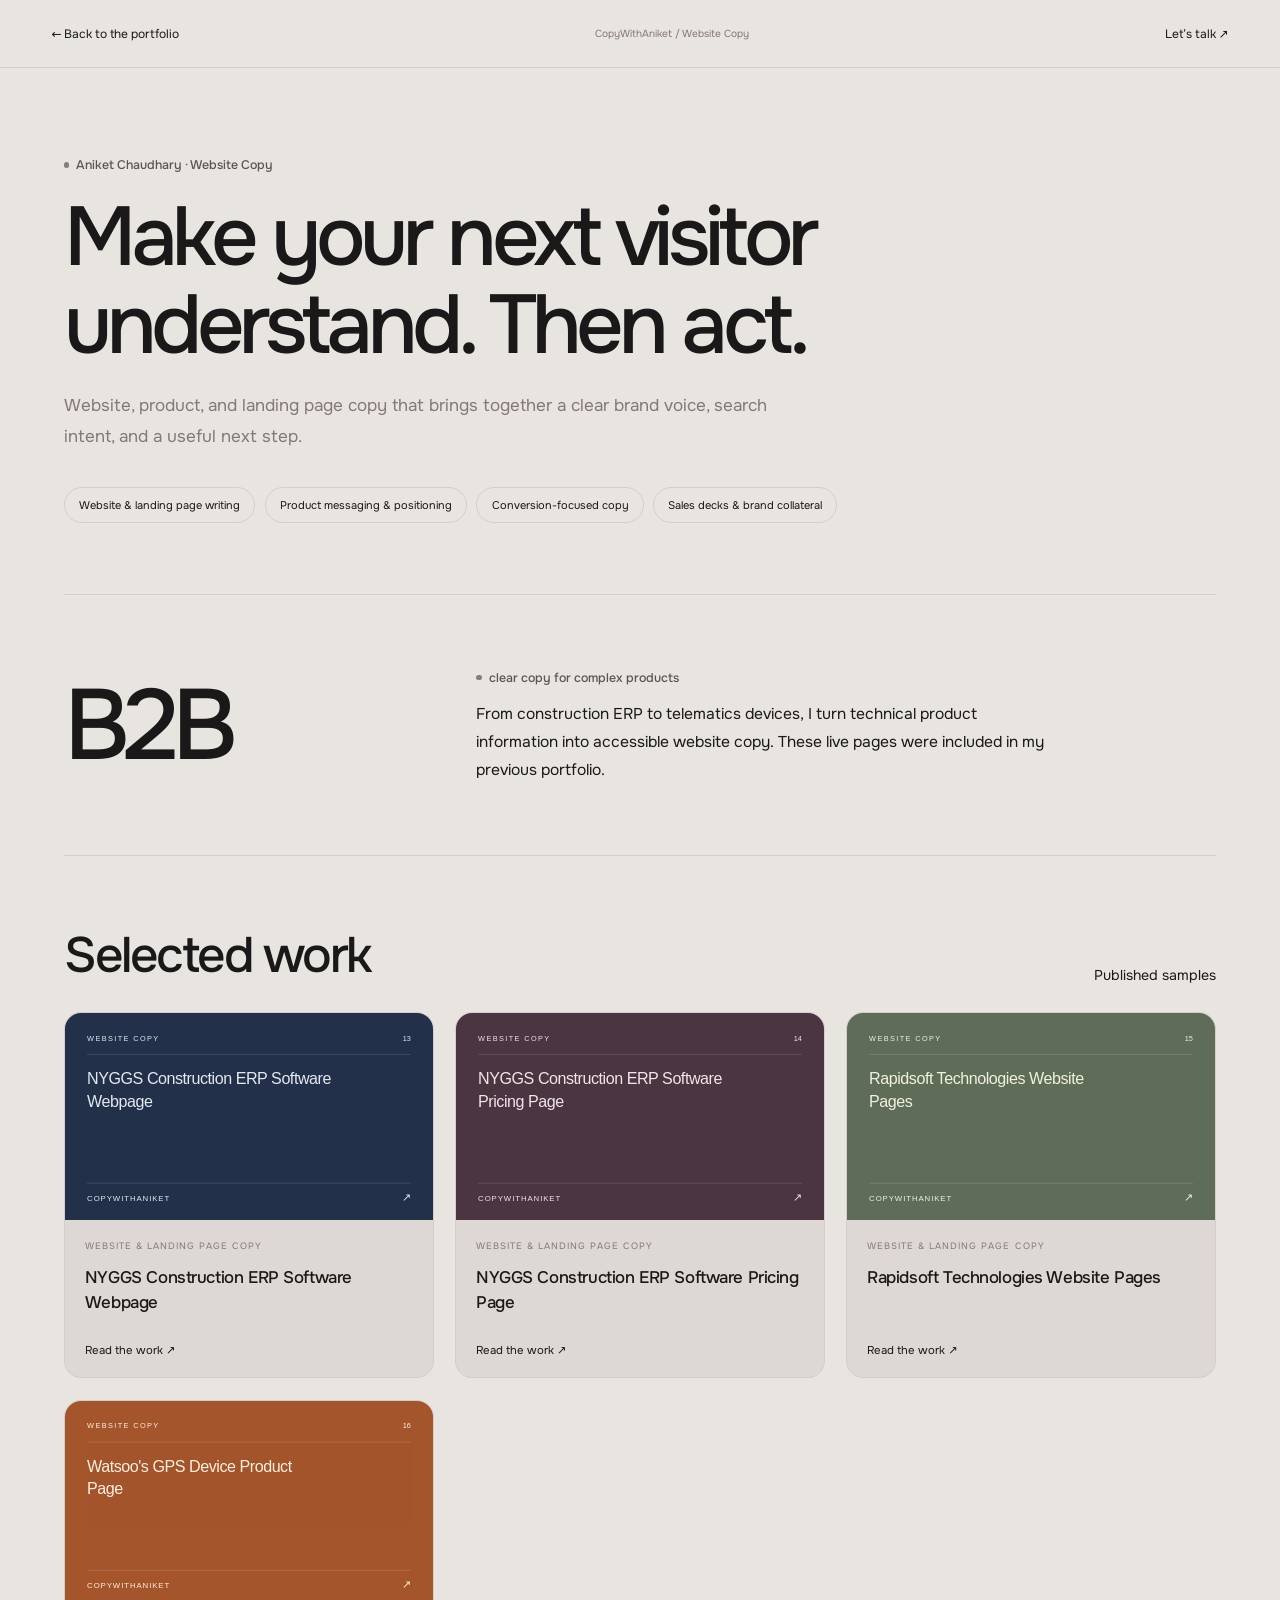
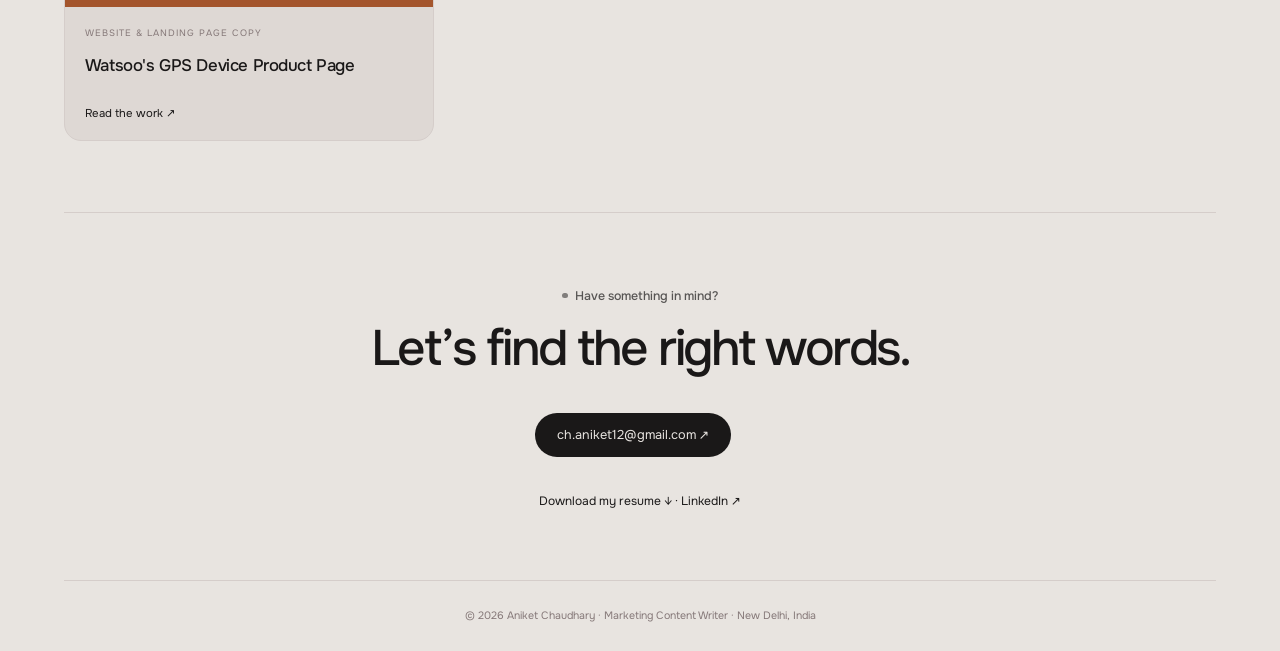
<file: website-copy/index.html>
<!doctype html><html lang="en"><head><meta charset="utf-8"><meta name="viewport" content="width=device-width,initial-scale=1"><title>Website Copy — Aniket Chaudhary</title><meta name="author" content="Aniket Chaudhary"><meta name="description" content="Website, product, and landing page copy that brings together a clear brand voice, search intent, and a useful next step."><link rel="stylesheet" href="../assets/styles.css?v=writer-2"><link rel="stylesheet" href="../assets/writer.css?v=2"><link rel="icon" type="image/svg+xml" href="../favicon.svg?v=ac-1"><link rel="icon" type="image/x-icon" href="../favicon.ico?v=ac-1"><link rel="apple-touch-icon" href="../apple-touch-icon.png?v=ac-1"><link rel="icon" type="image/png" sizes="192x192" href="../icon-192.png?v=ac-1">
</head><body class="writer-room"><header class="room-header"><a href="../" class="room-brand" data-back>← Back to the portfolio</a><span>CopyWithAniket / Website Copy</span><a href="mailto:ch.aniket12@gmail.com">Let’s talk ↗</a></header><main class="room-shell"><section class="room-hero"><p class="eyebrow">Aniket Chaudhary · Website Copy</p><h1>Make your next visitor understand. Then act.</h1><p class="writer-lead">Website, product, and landing page copy that brings together a clear brand voice, search intent, and a useful next step.</p><ul class="service-tags"><li>Website & landing page writing</li><li>Product messaging & positioning</li><li>Conversion-focused copy</li><li>Sales decks & brand collateral</li></ul></section><section class="room-result"><strong>B2B</strong><div><p class="eyebrow">clear copy for complex products</p><p>From construction ERP to telematics devices, I turn technical product information into accessible website copy. These live pages were included in my previous portfolio.</p></div></section><section><div class="writer-section__head"><h2>Selected work</h2><span>Published samples</span></div><div class="sample-grid"><a class="sample" href="https://nyggs.com/construction-erp-software" target="_blank" rel="noopener noreferrer"><img src="../assets/work/sample-13.svg" alt="" loading="lazy" width="640" height="360"><div><p class="sample__tag">Website & landing page copy</p><h3>NYGGS Construction ERP Software Webpage</h3><span class="sample__read">Read the work ↗</span></div><span aria-hidden="true"> ↗</span></a><a class="sample" href="https://nyggs.com/erp-software-pricing" target="_blank" rel="noopener noreferrer"><img src="../assets/work/sample-14.svg" alt="" loading="lazy" width="640" height="360"><div><p class="sample__tag">Website & landing page copy</p><h3>NYGGS Construction ERP Software Pricing Page</h3><span class="sample__read">Read the work ↗</span></div><span aria-hidden="true"> ↗</span></a><a class="sample" href="https://www.rapidsofttechnologies.com/" target="_blank" rel="noopener noreferrer"><img src="../assets/work/sample-15.svg" alt="" loading="lazy" width="640" height="360"><div><p class="sample__tag">Website & landing page copy</p><h3>Rapidsoft Technologies Website Pages</h3><span class="sample__read">Read the work ↗</span></div><span aria-hidden="true"> ↗</span></a><a class="sample" href="https://watsoo.com/4g-telematics-devices.php" target="_blank" rel="noopener noreferrer"><img src="../assets/work/sample-16.svg" alt="" loading="lazy" width="640" height="360"><div><p class="sample__tag">Website & landing page copy</p><h3>Watsoo&#x27;s GPS Device Product Page</h3><span class="sample__read">Read the work ↗</span></div><span aria-hidden="true"> ↗</span></a></div></section><section class="room-end"><p class="eyebrow">Have something in mind?</p><h2>Let’s find the right words.</h2><a class="room-button" href="mailto:ch.aniket12@gmail.com">ch.aniket12@gmail.com ↗</a><p><a href="../downloads/Aniket-Chaudhary-Resume.pdf" download>Download my resume ↓</a> · <a href="https://www.linkedin.com/in/aniket-writer/" target="_blank" rel="noopener noreferrer">LinkedIn ↗</a></p></section></main><footer class="room-footer">© 2026 Aniket Chaudhary · Marketing Content Writer · New Delhi, India</footer><script>const embedded=window.parent!==window;const base=new URL('../',location.href);document.querySelectorAll('[data-back]').forEach(a=>a.addEventListener('click',e=>{if(embedded){e.preventDefault();parent.postMessage({wall:'close'},location.origin)}}));addEventListener('keydown',e=>{if(e.key==='Escape'&&embedded)parent.postMessage({wall:'close'},location.origin)});addEventListener('message',e=>{if(e.origin!==location.origin||e.source!==parent)return;if(e.data?.wall==='mode'){document.documentElement.dataset.mode=e.data.mode}if(e.data?.wall==='enter')scrollTo(0,0)});try{if(localStorage.getItem('aniket-mode')==='dark')document.documentElement.dataset.mode='dark'}catch{}</script></body></html>
</file>
<file: assets/styles.css>
@font-face{font-family:'Onest';font-style:normal;font-display:swap;font-weight:100 900;src:url(../fonts/onest-latin.woff2) format('woff2');unicode-range:U+0000-00FF,U+0131,U+0152-0153,U+02BB-02BC,U+02C6,U+02DA,U+02DC,U+0304,U+0308,U+0329,U+2000-206F,U+20AC,U+2122,U+2191,U+2193,U+2212,U+2215,U+FEFF,U+FFFD}@font-face{font-family:'Onest';font-style:normal;font-display:swap;font-weight:100 900;src:url(../fonts/onest-latin-ext.woff2) format('woff2');unicode-range:U+0100-02BA,U+02BD-02C5,U+02C7-02CC,U+02CE-02D7,U+02DD-02FF,U+0304,U+0308,U+0329,U+1D00-1DBF,U+1E00-1E9F,U+1EF2-1EFF,U+2020,U+20A0-20AB,U+20AD-20C0,U+2113,U+2C60-2C7F,U+A720-A7FF}

/* Layout: full-bleed hero (light + charcoal dark mode) — greeting + flip-calendar skills top-left, card bottom-left, cut-out portrait anchored right on the status hairline. */
:root{
  --background:#E8E4E0; --foreground:#1A1818; --ink:#1A1818;
  --muted:#857878; --subtle:#B5A8A8; --line:#D5CDCA;
  --surface:#DED8D4; --surface-2:#D3CBC8;
  --accent:#6B5C5C; --accent-from:#C4B0B0; --accent-to:#6B5C5C;
  --hero-from:#EEEAE6; --hero-mid:#E8E4E0; --hero-to:#D8CDCA;
  --radius-pill:9999px; --radius-card:2rem; --radius-card-sm:1.25rem; --radius-control:.875rem;
  --text-watermark:13rem; --container-shell:88rem;
  --font:'Onest',ui-sans-serif,system-ui,-apple-system,'Segoe UI',sans-serif;
  --e-line:cubic-bezier(.215,.61,.355,1);
  --e-spring:cubic-bezier(.22,1,.36,1);
  --e-soft:cubic-bezier(.16,1,.3,1);
  --e-snap:cubic-bezier(.2,.8,.2,1);
  --bar-h:3.5rem;
  --gut-lg:5.5rem;   /* one side margin for nav, headline, chips and portrait */
  /* mode-dependent tokens (light) */
  --fg-rgb:26,24,24;
  --chip-bg:rgba(242,238,235,.5); --chip-bg-h:rgba(242,238,235,.85); --chip-line:rgba(196,176,176,.45);
  --btn-bg:#1A1818; --btn-fg:#E8E4E0; --btn-badge-bg:#E8E4E0; --btn-badge-fg:#1A1818;
  --outline-h:rgba(196,176,176,.18);
  --vig:rgba(240,236,232,.35);
  --panel:#F0ECE9; --field:rgba(196,176,176,.12); --scrim:rgba(var(--fg-rgb),.3);
  --cord-shadow:.2;
  color-scheme:light;
}
/* dark mode: charcoal, a step above pure black */
html[data-mode="dark"]{
  --background:#1A1818; --foreground:#E8E4E0; --fg-rgb:232,228,224;
  --line:rgba(196,176,176,.16); --surface:#252121; --surface-2:#302A2A;
  --chip-bg:rgba(196,176,176,.06); --chip-bg-h:rgba(196,176,176,.12); --chip-line:rgba(196,176,176,.16);
  --btn-bg:#E8E4E0; --btn-fg:#1A1818; --btn-badge-bg:#1A1818; --btn-badge-fg:#E8E4E0;
  --outline-h:rgba(196,176,176,.08);
  --vig:rgba(0,0,0,.22);
  --panel:#221F1F; --field:rgba(196,176,176,.06); --scrim:rgba(0,0,0,.55);
  --cord-shadow:.55;
  color-scheme:dark;
}
/* mode switch: one GPU crossfade of the whole page (View Transitions) instead of
   hundreds of per-element colour transitions running out of step */
::view-transition-old(root),::view-transition-new(root){animation-duration:.5s;animation-timing-function:cubic-bezier(.4,0,.2,1)}
.cord{view-transition-name:cord}
#cal{view-transition-name:cal}
::view-transition-old(cal){display:none}
::view-transition-new(cal){animation:none}
::view-transition-old(cord){display:none}
::view-transition-new(cord){animation:none}
*{box-sizing:border-box;margin:0;padding:0}
html{overscroll-behavior-y:none;scrollbar-width:none;font-size:16px;-webkit-font-smoothing:antialiased;background:#1A1818;overflow-x:clip}
html[data-mode="dark"]{background:#0F0E0E}
html::-webkit-scrollbar,body::-webkit-scrollbar{display:none;width:0;height:0}
body{background:var(--background);color:var(--foreground);font-family:var(--font);overflow-x:clip}
a{color:inherit;text-decoration:none}
button{font:inherit;color:inherit;background:none;border:none;cursor:pointer}
ul{list-style:none}
img{display:block;max-width:none}
svg{display:block;width:1em;height:1em;flex:none}
[hidden]{display:none!important}
.sr-only{position:absolute;width:1px;height:1px;padding:0;margin:-1px;overflow:hidden;clip:rect(0,0,0,0);white-space:nowrap;border:0}
:focus-visible{outline:2px solid var(--accent);outline-offset:2px}
.tnum{font-variant-numeric:tabular-nums}

/* ---------- adaptive rem grid ---------- */
@media (max-width:1920px){html{font-size:.833333vw}}
@media (max-width:1440px){html{font-size:1.111111vw}}
@media (max-width:1024px){html{font-size:1.5625vw}}
@media (max-width:640px){html{font-size:4.444444vw}}

.shell{max-width:var(--container-shell);margin-inline:auto;padding-inline:1.25rem;width:100%}
@media (min-width:640px){.shell{padding-inline:2rem}}
@media (min-width:1024px){.shell{padding-inline:var(--gut-lg)}}

/* ---------- skip link ---------- */
.skip{position:absolute;left:-9999px;top:auto}
.skip:focus{position:fixed;left:1rem;top:1rem;z-index:60;min-height:44px;display:inline-flex;align-items:center;border-radius:var(--radius-control);background:var(--ink);padding:.5rem 1rem;font-size:.875rem;color:#fff}

/* ---------- reveal system (plays once body.ready is set) ---------- */
.rv{opacity:0;transform:var(--from,translateY(10px));transition:opacity .8s var(--ease,var(--e-soft)) var(--d,0ms),transform .8s var(--ease,var(--e-soft)) var(--d,0ms)}
body.ready .rv{opacity:var(--to-o,1);transform:none}
.line{display:block;overflow:hidden;padding-bottom:.06em;margin-bottom:-.06em}
.line>span{display:block;transform:translateY(100%);opacity:0;transition:transform .9s var(--e-line) var(--d,0ms),opacity .9s var(--e-line) var(--d,0ms)}
body.ready .line>span{transform:none;opacity:1}

/* ---------- loader: the doors' colours stack up, one per discipline, then slides away to open the page ---------- */
.loader{position:fixed;inset:0;z-index:120;overflow:hidden;color:#E8E4E0;--p:0;font-family:'Onest',ui-sans-serif,system-ui,-apple-system,'Segoe UI',sans-serif}
.ld__bg{position:absolute;inset:0;background:radial-gradient(38% 55% at 0% 72%,rgba(164,85,44,.26),transparent 70%),radial-gradient(40% 58% at 100% 70%,rgba(196,176,176,.16),transparent 72%),
  radial-gradient(70% 60% at 50% 0%,rgba(107,92,92,.3),transparent 70%),#0D0C0C;transition:transform .85s cubic-bezier(.76,0,.24,1)}
.loader.out .ld__bg{transform:translateY(-100%)}
.ld__stack{--w:min(76vw,26rem);--h:calc(var(--w) * .27);--step:calc(var(--h) * .6);position:absolute;left:50%;top:47%;width:var(--w);height:calc(var(--h) + 5 * var(--step));translate:-50% -50%}
@media (max-width:639.98px){.ld__stack{--w:min(78vw,20rem)}}
.ld__pill{position:absolute;left:0;top:calc(var(--k) * var(--step));width:100%;height:var(--h);border-radius:999px;z-index:var(--k);
  display:flex;align-items:flex-start;padding:calc(var(--h) * .2) 0 0 calc(var(--w) * .16);font-size:max(11px,calc(var(--w) * .036));font-weight:500;letter-spacing:.02em;
  background:var(--c);
  background:linear-gradient(180deg,color-mix(in srgb,var(--c) 88%,#fff) 0%,var(--c) 22%,var(--c) 70%,color-mix(in srgb,var(--c) 82%,#000) 100%);color:var(--t);
  box-shadow:inset 0 1px 0 rgba(255,255,255,.14),0 -1px 0 rgba(0,0,0,.25),0 calc(var(--h) * -.18) calc(var(--h) * .35) calc(var(--h) * -.12) rgba(0,0,0,.55);
  opacity:0;transform:translateY(-1.6rem) scale(.96);transition:opacity .45s ease,transform .75s cubic-bezier(.16,1,.3,1)}
.ld__pill.on{opacity:1;transform:none}
.ld__pill span{opacity:.82}
.loader.out .ld__pill{transition:transform .8s cubic-bezier(.7,0,.25,1) calc(var(--k) * 45ms),opacity .5s ease calc(.25s + var(--k) * 45ms);opacity:0;
  transform:translateX(calc(var(--dir) * 115vw)) rotate(calc(var(--dir) * 4deg))}
.ld__hud{position:absolute;inset:0;pointer-events:none;display:flex;flex-direction:column;justify-content:space-between;padding:clamp(1.25rem,4vw,3rem);transition:opacity .35s ease}
.loader.out .ld__hud{opacity:0}
.ld__top{display:flex;justify-content:space-between;align-items:center;font-size:.8125rem;font-weight:500;color:rgba(232,228,224,.7)}
.ld__top b{font-weight:600;color:#E8E4E0}
.ld__bot{display:flex;justify-content:space-between;align-items:flex-end;gap:1.5rem}
.ld__num{font-size:clamp(3.5rem,9vw,7.5rem);font-weight:700;line-height:.85;letter-spacing:-.05em;font-variant-numeric:tabular-nums;color:#E8E4E0}
.ld__num small{display:block;margin-bottom:.9rem;font-family:ui-monospace,'SF Mono',Menlo,Consolas,monospace;font-size:.6875rem;font-weight:600;letter-spacing:.16em;text-transform:uppercase;color:rgba(232,228,224,.62)}
.ld__bar{width:min(30vw,14rem);height:2px;border-radius:2px;background:rgba(232,228,224,.14);overflow:hidden;margin-bottom:.5rem}
.ld__bar i{display:block;height:100%;background:linear-gradient(90deg,#6B5C5C,#C4B0B0,#D6B26E);transform-origin:0 50%;transform:scaleX(var(--p))}
@media (max-width:639.98px){.ld__top span:last-child{display:none}.ld__bar{width:34vw}}
@media (prefers-reduced-motion:reduce){.ld__pill{transform:none;transition:opacity .3s ease}.loader.out .ld__pill{transform:none}.ld__bg{transition:opacity .4s ease}.loader.out .ld__bg{transform:none;opacity:0}}

/* ---------- header ---------- */
.hdr{position:fixed;inset-inline:0;top:0;z-index:50;transition:background .35s ease,box-shadow .35s ease,opacity .35s ease,translate .45s var(--e-soft);--from:translateY(-14px);--d:150ms;--ease:var(--e-spring)}
.hdr.stuck{background:var(--background);box-shadow:0 1px 0 rgba(var(--fg-rgb),.08)}
.hdr.stuck .hdr__in{padding-block:.85rem}
.hdr.away{opacity:0;translate:0 -100%;pointer-events:none}
.hdr__in{transition:padding .35s ease;display:flex;align-items:center;justify-content:space-between;gap:1.5rem;padding-block:1.25rem}
@media (min-width:640px){.hdr__in{padding-block:1.5rem}}
.brand{display:flex;align-items:center;gap:.5rem;font-size:1.375rem;font-weight:600;letter-spacing:-.01em}
.brand svg{font-size:1.5rem;color:var(--accent)}
.hdr nav{flex:1;min-width:0}
.nav{display:none}
@media (min-width:1200px){.nav{display:flex;gap:1.4rem;font-size:1rem;white-space:nowrap}.menu-btn{display:none}}

/* small screens: clock on the left, menu on the right, the pull cord hangs between them */
@media (max-width:1199.98px){.hdr nav{display:none}.hdr__right{flex:1;justify-content:space-between}}

.nav button{display:block}
.nav button>span{display:inline-flex;align-items:center;gap:.25rem;opacity:.8}
.caret{font-size:.75rem;opacity:.6}
.hdr__right{display:flex;align-items:center;gap:.75rem}
.chip{border:1px solid var(--chip-line);background:var(--chip-bg);-webkit-backdrop-filter:blur(4px);backdrop-filter:blur(4px);border-radius:var(--radius-control)}
.clock{display:flex;flex:none;white-space:nowrap;align-items:center;gap:.75rem;padding:.6rem .9rem;font-size:.875rem;color:rgba(var(--fg-rgb),.7)}
.clock__ds{display:none;font-weight:500}

@media (max-width:767.98px){.clock{gap:.5rem;padding:.55rem .8rem;font-size:.8125rem}.clock__date,.clock__sep{display:none}.clock .clock__time{min-width:0}}
/* phones and tablets: menu on the left, local time on the right */
@media (max-width:1199.98px){.menu-btn{order:-1}}
.clock__lbl{color:rgba(var(--fg-rgb),.66)}
.clock__time{min-width:4rem;font-weight:500;color:var(--foreground)}
.clock__sep{color:rgba(var(--fg-rgb),.3)}
.clock__date{font-weight:500}
.menu-btn{transition:background .25s}
.menu-btn:hover{background:var(--chip-bg-h)}
.menu-btn>span{display:flex;align-items:center;gap:.5rem;padding:.6rem 1.1rem;font-size:.875rem;font-weight:500;text-transform:uppercase;letter-spacing:.05em}
.menu-btn svg{font-size:1rem}
.menu-btn .word{display:none}
@media (min-width:640px){.menu-btn .word{display:inline}}

/* ---------- hero ---------- */
.hero{position:relative;isolation:isolate;overflow:hidden;border-radius:0 0 var(--radius-card) var(--radius-card);
  background:radial-gradient(120% 90% at 62% 30%,var(--hero-from) 0%,var(--hero-mid) 48%,var(--hero-to) 100%);
  --fig-h:27rem;min-height:100svh;display:flex;flex-direction:column}
.hero__content{flex:1}
@media (min-width:768px) and (max-width:1023.98px){.hero{--fig-h:43rem}}
.hero::before{content:"";position:absolute;inset:0;z-index:-1;pointer-events:none;opacity:0;
  background:radial-gradient(120% 90% at 62% 30%,#2A2525 0%,#1F1C1C 48%,#141212 100%)}
html[data-mode="dark"] .hero::before{opacity:1}
.hero__vig{position:absolute;inset:0;z-index:0;pointer-events:none;background:linear-gradient(to bottom,var(--vig),transparent,var(--vig))}

/* the portrait (liquid reveal stage) */
.hero__stage{position:absolute;inset:0;z-index:2;pointer-events:none}
.fig{position:absolute;bottom:var(--bar-h);left:50%;height:var(--fig-h);aspect-ratio:801/1033;
  opacity:0;transition:opacity 1.1s var(--e-soft) 120ms,transform 1.3s var(--e-soft) 120ms;transform:translate(-50%,2.5rem)}
body.ready .fig{opacity:1;transform:translate(-50%,0)}
@media (min-width:1024px){
  .fig{height:min(calc(100% - var(--bar-h) - 6rem),58rem,calc((min(100vw,var(--container-shell)) - 2 * var(--gut-lg)) * .44 * 1033 / 801));left:auto;right:calc(max(0px,(100% - var(--container-shell)) / 2) + var(--gut-lg));transform:translateY(2.5rem)}
  body.ready .fig{transform:none}
}
.fig__wm{position:absolute;left:50%;translate:-50% 0;bottom:42%;white-space:nowrap;pointer-events:none;user-select:none;font-weight:700;line-height:1;letter-spacing:-.02em;color:rgba(255,255,255,.62);font-size:4.25rem}
@media (min-width:640px) and (max-width:1023.98px){.fig__wm{font-size:8rem}}
@media (min-width:1024px){.fig__wm{left:auto;right:-1rem;translate:none;bottom:24%;font-size:11rem}}
.hero__paint{position:absolute;inset:0;width:100%;height:100%;z-index:3;pointer-events:none}
.fig{pointer-events:none}
.hero__content{pointer-events:none}.hero__content a,.hero__content button,.hero__content .cal,.hero__content [data-h]{pointer-events:auto}
.fig img,.fig canvas{position:absolute;inset:0;width:100%;height:100%;object-fit:contain;object-position:50% 100%}
.fig canvas{pointer-events:none}

.hero__content{position:relative;z-index:20;display:flex;flex-direction:column;gap:2rem;padding-top:7rem;padding-bottom:calc(var(--fig-h) + 1.25rem)}
@media (min-width:1024px){
  .hero__content{display:grid;min-height:calc(100lvh - var(--bar-h));grid-template-columns:repeat(12,1fr);align-content:center;gap:2.5rem;padding-top:7rem;padding-bottom:4rem}
}
.hero__left{display:flex;flex-direction:column;gap:1.75rem;min-width:0}
.hero__right{display:flex;flex-direction:column;align-items:flex-start;gap:2rem;min-width:0}
@media (min-width:1024px){
  .hero__left{grid-column:1 / span 7}
  .hero__right{grid-column:1 / span 7;grid-row:2;align-self:end;flex-direction:row;align-items:flex-end;gap:2.25rem}
}

.eyebrow{display:inline-flex;align-items:center;gap:.5rem;font-size:.875rem;font-weight:500;color:rgba(var(--fg-rgb),.7)}
.eyebrow::before{content:"";width:.375rem;height:.375rem;border-radius:9999px;background:rgba(var(--fg-rgb),.5)}
.h1{font-size:2.625rem;font-weight:600;line-height:.98;letter-spacing:-.02em;text-wrap:balance}
@media (min-width:640px){.h1{font-size:3.5rem}}
@media (min-width:768px){.h1{font-size:4.25rem}}
@media (min-width:1024px){.h1{font-size:4.75rem}}
@media (min-width:640px) and (max-width:1023.98px){.hero__left{padding-left:1.5rem}}
.h1 .soft{color:rgba(var(--fg-rgb),.5)}

/* ---------- flip calendar (skills) ---------- */
.cal-line{display:block;padding-top:.34em;margin-top:.1em;padding-bottom:.42em}
.cal{--cal-w:7em;position:relative;display:inline-block;font-size:.9em;perspective:14em;perspective-origin:30% 0;vertical-align:top;
  --from:translateY(.5em) rotateX(-18deg);--ease:var(--e-soft)}
.cal.rv{transition-duration:1.1s}
.cal__body{position:relative;display:block;width:var(--cal-w);height:1.72em;transform:rotateX(10deg) rotateY(-9deg);transform-style:preserve-3d;transition:width .5s var(--e-soft)}
.cal__stand{position:absolute;left:.2em;right:-.14em;top:.28em;bottom:-.4em;border-radius:.26em;
  background:linear-gradient(165deg,#3a3a3a 0%,#141414 40%,#050505 100%);
  box-shadow:0 .5em .9em -.35em rgba(0,0,0,.55),inset 0 .02em 0 rgba(255,255,255,.12);transform:translateZ(-.12em)}
.cal__stack{position:absolute;inset:0;transform-style:preserve-3d}
.cal__page,.cal__face,.cal__rear{position:absolute;inset:0;border-radius:.2em}
.cal__page{background:linear-gradient(180deg,#fbfaf7 0%,#f2f0eb 100%);
  box-shadow:0 .045em 0 #d8d4cb,0 .08em 0 #f6f4ef,0 .115em 0 #d0cbc1,0 .15em 0 #f2f0ea,0 .185em 0 #c8c3b8,0 .22em 0 #e9e6df,0 .255em 0 #aaa498,0 .45em .6em -.2em rgba(0,0,0,.35)}
.cal__leaf{position:absolute;inset:0;transform-origin:50% 0;transform-style:preserve-3d;transform:translateZ(.004em)}
.cal__face{background:linear-gradient(180deg,#fdfcf9 0%,#f3f1ec 100%);backface-visibility:hidden;-webkit-backface-visibility:hidden;box-shadow:inset 0 -.015em 0 rgba(0,0,0,.06)}
.cal__back{position:absolute;inset:0;border-radius:.2em;transform-origin:50% 0;transform:translateZ(-.004em) rotateX(352deg) translateY(50%) rotateX(180deg) translateY(-50%);backface-visibility:hidden;-webkit-backface-visibility:hidden;background:linear-gradient(0deg,#e9e6df 0%,#d9d5cc 100%);filter:brightness(.86)}
.cal__rear{background:linear-gradient(0deg,#e9e6df 0%,#d9d5cc 100%);transform:rotateX(180deg);backface-visibility:hidden;-webkit-backface-visibility:hidden}
.cal__word{position:absolute;inset:0;display:flex;align-items:center;padding:.2em .4em 0;color:#0a0a0a;font-weight:700;letter-spacing:-.035em;line-height:1;white-space:nowrap}
.cal__no{position:absolute;right:.42em;bottom:.2em;font-size:.15em;font-weight:500;letter-spacing:.08em;color:rgba(10,10,10,.42);font-variant-numeric:tabular-nums}
.cal__holes{position:absolute;top:.09em;left:.32em;right:.32em;height:.07em;display:flex;justify-content:space-between}
.cal__holes i{display:block;width:.075em;height:.075em;border-radius:50%;background:#1b1b1b;box-shadow:inset 0 .01em .01em rgba(255,255,255,.3)}
.cal__shade{position:absolute;inset:0;border-radius:inherit;pointer-events:none;opacity:0;backface-visibility:hidden;-webkit-backface-visibility:hidden;background:linear-gradient(180deg,rgba(0,0,0,.5) 0%,rgba(0,0,0,.08) 70%,rgba(0,0,0,0) 100%)}
.cal__rings{position:absolute;top:-.27em;left:.32em;right:.32em;height:.42em;display:flex;justify-content:space-between;transform:translateZ(.05em);pointer-events:none}
.cal__rings i{display:block;width:.075em;height:.42em;position:relative}
.cal__rings i::before{content:"";position:absolute;left:-.065em;right:-.065em;top:0;bottom:0;border-radius:.2em;
  border:.04em solid #a9a9a9;border-left-color:#ededed;border-top-color:#f6f6f6;border-right-color:#6f6f6f;border-bottom-color:#8a8a8a;
  filter:drop-shadow(.01em .025em .015em rgba(0,0,0,.35))}
.cal__measure{position:absolute;visibility:hidden;white-space:nowrap;font-weight:700;letter-spacing:-.035em;pointer-events:none}

.rating{display:flex;align-items:center;gap:.75rem}
.stars{display:flex;gap:.1rem;color:var(--accent);font-size:1rem}
.rating p{font-size:.875rem;font-weight:500;color:rgba(var(--fg-rgb),.7)}
.ctas{display:flex;flex-wrap:wrap;gap:.75rem}

/* pill button */
.pill{display:inline-block;border-radius:9999px}
.pill__in{display:inline-flex;align-items:center;gap:.75rem;border-radius:9999px;font-size:.875rem;font-weight:500;padding:.875rem 1.75rem;white-space:nowrap}
.pill--arrow .pill__in{padding:.375rem .375rem .375rem 1.5rem}
.pill--dark .pill__in{background:var(--btn-bg);color:var(--btn-fg)}
.pill--light .pill__in{background:var(--surface);color:var(--foreground)}
.pill--outline .pill__in{border:1px solid var(--line);background:transparent;color:var(--foreground)}
.pill--outline:hover .pill__in{background:var(--outline-h)}
.pill__badge{width:2.25rem;height:2.25rem;display:grid;place-items:center;border-radius:9999px;font-size:1rem;background:var(--ink);color:#fff}
.pill--dark .pill__badge{background:var(--btn-badge-bg);color:var(--btn-badge-fg)}

/* hero card */
.hcard{width:100%;max-width:24rem;border-radius:var(--radius-card-sm);background:rgba(255,255,255,.7);padding:.5rem;
  box-shadow:0 0 0 1px rgba(230,229,226,.7),0 1px 2px rgba(0,0,0,.05);-webkit-backdrop-filter:blur(12px);backdrop-filter:blur(12px);
  --from:translateY(16px) scale(.96);--d:400ms;--ease:var(--e-soft)}
@media (min-width:1024px){.hcard{width:19rem}}
.hcard__row{display:flex;gap:.5rem;cursor:pointer;border-radius:var(--radius-control)}
.hcard__tile{aspect-ratio:1;width:6rem;flex:none;display:grid;place-items:center;border-radius:var(--radius-control);background:var(--ink);font-size:1.875rem;color:var(--accent-from)}
.hcard__panel{flex:1;min-width:0;border-radius:var(--radius-control);background:rgba(241,240,238,.7);padding:.75rem;display:flex;flex-direction:column;justify-content:space-between;gap:.5rem}
.slot{position:relative;min-height:3.25rem}
.slide{position:absolute;inset:0;transition:transform .5s var(--e-snap),opacity .4s var(--e-snap)}
.slide__cap{font-size:.65rem;font-weight:500;text-transform:uppercase;letter-spacing:.05em;color:rgba(var(--fg-rgb),.45)}
.slide__ttl{max-width:8rem;margin-top:.15rem;font-size:.875rem;font-weight:500;line-height:1.35}
.hcard__ctrl{display:flex;align-items:center;justify-content:space-between}
.dots{display:flex;align-items:center;gap:.25rem}
.dots i{display:block;height:.25rem;width:.375rem;border-radius:9999px;background:rgba(var(--fg-rgb),.2);transition:all .3s}
.dots i.on{width:1rem;background:rgba(var(--fg-rgb),.7)}
.arrows{display:flex;gap:.25rem}
.rnd{width:1.75rem;height:1.75rem;display:grid;place-items:center;border-radius:9999px;background:#fff;color:rgba(var(--fg-rgb),.7);box-shadow:0 0 0 1px var(--line);font-size:.8rem;transition:color .2s}
.rnd:hover{color:var(--foreground)}
.rnd--prev svg{transform:rotate(180deg)}

/* partners */
.partners{width:100%;max-width:24rem;--from:translateY(14px);--d:550ms}
@media (min-width:1024px){.partners{width:auto;max-width:none}.partners ul{grid-template-columns:repeat(4,auto);justify-content:start;column-gap:1rem}}
.partners__lbl{margin-bottom:.75rem;font-size:.75rem;font-weight:500;color:rgba(var(--fg-rgb),.45);text-align:left}
.partners ul{display:grid;grid-template-columns:repeat(4,1fr);column-gap:1rem;row-gap:.75rem}
.partners li>span{display:flex;align-items:center;gap:.375rem;font-size:.75rem;color:rgba(var(--fg-rgb),.7);opacity:.7}
.partners li svg{font-size:.875rem;color:rgba(var(--fg-rgb),.4)}

/* status bar */
.hero__bar{position:relative;z-index:20;display:flex;align-items:center;justify-content:space-between;gap:.75rem;height:var(--bar-h);border-top:1px solid rgba(var(--fg-rgb),.1);font-size:.75rem;font-weight:500;text-transform:uppercase;letter-spacing:.025em;color:rgba(var(--fg-rgb),.72);--from:none;--d:900ms}
/* ---------- my story: a timeline you scroll through naturally; the year and title stay beside it ---------- */
.story{position:relative;z-index:1;background:#F4F1EE;border-top:1px solid rgba(26,24,24,.1);box-shadow:inset 0 1.75rem 2.25rem -1.75rem rgba(26,24,24,.14);--warm:0}
html[data-mode="dark"] .story{background:#171515;border-top-color:rgba(232,228,224,.08);box-shadow:inset 0 1.75rem 2.25rem -1.75rem rgba(0,0,0,.6)}
.story::before{content:"";position:absolute;inset:0;pointer-events:none;opacity:var(--warm);
  background:radial-gradient(60% 50% at 25% 40%,rgba(196,150,100,.12),transparent 70%),linear-gradient(180deg,transparent,rgba(170,125,80,.06))}
/* the story's backdrop, plus a soft light in the colour of the work each chapter was about (the doors'
   colours), which changes as you move from chapter to chapter.
   Light mode: soft washes of colour bleeding in from the edges, over a very fine diagonal weave — the
   middle stays clean paper so the writing is never fighting the background.
   Dark mode: the fine dots it has always had. */
.story{
  background-image:
    repeating-linear-gradient(42deg,rgba(26,24,24,.022) 0 1px,transparent 1px 12px),
    linear-gradient(176deg,#FBF9F7 0%,#F7F4F1 54%,#F3EFEB 100%);
  background-attachment:local,local}
html[data-mode="dark"] .story{
  background-image:radial-gradient(rgba(232,228,224,.055) 1px,transparent 1.4px);
  background-size:1.6rem 1.6rem;background-position:center top;background-attachment:scroll}
.story__amb{position:sticky;top:0;z-index:0;display:block;height:100svh;margin-bottom:-100svh;pointer-events:none;overflow:hidden;--aa:2.3;--p1:0% 14%;--p2:100% 86%}
html[data-mode="dark"] .story__amb{--aa:1.1;--p1:24% 44%;--p2:80% 74%}
/* light mode: the colour is real, but it stays out towards the edges and a soft light sits
   over the middle, so every word is read against near-white paper */
.story__amb::after{content:"";position:absolute;inset:0;pointer-events:none;
  background:radial-gradient(54% 66% at 50% 50%,rgba(252,250,248,.9) 0%,rgba(252,250,248,.66) 46%,transparent 80%)}
html[data-mode="dark"] .story__amb::after{display:none}
.story__amb i{position:absolute;inset:-8%;opacity:0;transition:opacity 1.2s ease;
  background:radial-gradient(46% 54% at var(--p1),rgba(var(--c1),calc(.34 * var(--aa))),transparent 74%),radial-gradient(42% 48% at var(--p2),rgba(var(--c2),calc(.26 * var(--aa))),transparent 74%);
  animation:ambDrift 24s ease-in-out infinite alternate;animation-play-state:paused}
/* light mode: the colours as soft light on paper; dark mode: the doors' own deeper colours glowing in the dark */
.story__amb i:nth-child(1){--c1:226,122,58;--c2:92,132,202}     /* independent freelancer: everything, warm */
.story__amb i:nth-child(2){--c1:226,122,58;--c2:206,138,150}    /* graphic designer */
.story__amb i:nth-child(3){--c1:132,174,104;--c2:92,132,202}    /* UI/UX designer */
.story__amb i:nth-child(4){--c1:178,106,148;--c2:226,122,58}    /* graphic design intern */
.story__amb i:nth-child(5){--c1:226,178,70;--c2:178,142,132}    /* computer science degree */
html[data-mode="dark"] .story__amb i:nth-child(1){--c1:164,85,44;--c2:60,82,120}
html[data-mode="dark"] .story__amb i:nth-child(2){--c1:164,85,44;--c2:196,176,176}
html[data-mode="dark"] .story__amb i:nth-child(3){--c1:122,134,112;--c2:60,82,120}
html[data-mode="dark"] .story__amb i:nth-child(4){--c1:74,53,64;--c2:164,85,44}
html[data-mode="dark"] .story__amb i:nth-child(5){--c1:214,178,110;--c2:107,92,92}
.story[data-ch="0"] .story__amb i:nth-child(1),.story[data-ch="1"] .story__amb i:nth-child(2),.story[data-ch="2"] .story__amb i:nth-child(3),
.story[data-ch="3"] .story__amb i:nth-child(4),.story[data-ch="4"] .story__amb i:nth-child(5){opacity:1;animation-play-state:running}
@keyframes ambDrift{from{transform:translate3d(-2%,-1.5%,0) scale(1)}to{transform:translate3d(2.5%,2%,0) scale(1.06)}}
html.lite .story__amb i{animation:none}
@media (prefers-reduced-motion:reduce){.story__amb i{animation:none;transition:none}}
.story__track,.story__pin{position:relative}
.story__pin{padding:7rem 0 2.5rem}
.story__stage{position:relative;z-index:1;display:grid;grid-template-columns:minmax(0,1fr) minmax(0,1.1fr);gap:3.5rem;align-items:start;width:100%}
.story__clock{position:sticky;top:0;height:100svh;display:flex;flex-direction:column;justify-content:center;align-items:flex-start;margin-top:-7rem;padding-top:3rem}
.story__bg{position:absolute;left:-40%;right:-40%;top:0;height:100%;width:180%;z-index:-1;pointer-events:none;
  -webkit-mask:radial-gradient(closest-side,#000 55%,transparent);mask:radial-gradient(closest-side,#000 55%,transparent)}
.story__h{margin-top:.6rem;font-size:2.4rem;font-weight:700;line-height:.98;letter-spacing:-.035em}
@media (min-width:1024px){.story__h{font-size:3.4rem}}
.story__yr{display:flex;margin:1.5rem 0 0 -.04em;font-size:clamp(5.5rem,11.5vw,11.5rem);font-weight:700;line-height:1;letter-spacing:-.06em;font-variant-numeric:tabular-nums;color:var(--foreground)}
.dg{display:block;height:1em;overflow:hidden;padding-right:.02em}
.dg__c{display:flex;flex-direction:column;transform:translateY(calc(var(--d,0) * -1em));transition:transform .9s cubic-bezier(.65,0,.2,1)}
.dg:nth-child(2) .dg__c{transition-delay:.04s}.dg:nth-child(3) .dg__c{transition-delay:.08s}.dg:nth-child(4) .dg__c{transition-delay:.12s}
.dg__c i{display:block;height:1em;font-style:normal;text-align:center}
.story__when{margin-top:.9rem;font-family:ui-monospace,'SF Mono',Menlo,Consolas,monospace;font-size:.8125rem;font-weight:600;letter-spacing:.12em;text-transform:uppercase;color:#6B4F4F}
html[data-mode="dark"] .story__when{color:#D9C6C6}
.story__meter{display:flex;align-items:center;gap:.6rem;margin-top:1.5rem;font-size:.875rem;font-weight:600;color:var(--foreground);font-variant-numeric:tabular-nums;width:100%}
.story__of{color:rgba(var(--fg-rgb),.55)}
.story__rw{width:1.25rem;height:1.25rem;color:rgba(var(--fg-rgb),.6);transform:rotate(calc(var(--p,0) * -720deg))}
.story__bar{position:relative;flex:0 1 11rem;height:2px;margin-left:.6rem;border-radius:2px;background:rgba(var(--fg-rgb),.12);overflow:hidden}
.story__bar b{position:absolute;inset:0;background:var(--foreground);transform-origin:0 50%;transform:scaleX(var(--p,0))}
/* the chapters, in normal flow: the line runs beside them and the dot travels it as you scroll */
.story__line{position:relative;padding-top:24vh;padding-bottom:4vh}
.story__list{position:relative;list-style:none;margin:0;padding:0 0 0 2.75rem}
.story__rail{position:absolute;left:.45rem;top:var(--r0,0);height:var(--rh,0);width:2px;border-radius:2px;
  background:linear-gradient(180deg,var(--foreground) 0%,var(--foreground) var(--dp,0%),rgba(var(--fg-rgb),.14) var(--dp,0%))}
.story__rail{background:rgba(var(--fg-rgb),.14)!important}
/* the dot rides the line on the browser's own scrolling (sticky), so it never shakes; it stops at the line's ends */
/* the track reaches a dot's radius (and its halo) past each end of the line, so at the very start and end the dot sits whole on the line's tip */
.story__dtrack{position:absolute;left:calc(.45rem + 1px - 1.25rem);width:2.5rem;top:calc(var(--r0,0px) - 1rem);height:calc(var(--rh,0px) + 2rem);padding-block:.45rem;overflow:clip;pointer-events:none}
.story.at-start .story__dot::before{opacity:0}
.story__dot{position:sticky;display:block;top:calc(50svh - .55rem);margin:0 auto;width:1.1rem;height:1.1rem;border-radius:50%;z-index:2;
  background:var(--foreground);box-shadow:0 0 0 .4rem rgba(var(--fg-rgb),.08);transition:background .4s,box-shadow .4s}
/* the stretch of line already travelled, drawn as a tail above the dot */
.story__dot::before{content:"";position:absolute;left:50%;bottom:50%;width:2px;height:300vh;margin-left:-1px;background:var(--foreground);z-index:-1}
/* the dot's track reaches a dot's width past both ends of the line, so the dot is never cut off at the start or the end */
.story__dtrack{top:calc(var(--r0,0px) - 1rem)!important;height:calc(var(--rh,0px) + 2rem)!important;padding:.45rem 0;z-index:2;overflow:visible!important}
/* the travelled stretch of line is drawn in its own track that stops exactly at the line's ends */
.story__ttrack{position:absolute;left:calc(.45rem + 1px - 1.25rem);width:2.5rem;top:var(--r0,0);height:var(--rh,0);overflow:clip;pointer-events:none;z-index:1}
.story__tail{position:sticky;display:block;top:50svh;width:2px;height:0;margin:0 auto}
.story__tail::before{content:"";position:absolute;left:0;bottom:0;width:2px;height:300vh;background:var(--foreground)}
.story__dot::before{display:none}
.story.is-now .story__dot{background:#7FB069;box-shadow:0 0 0 .45rem rgba(127,176,105,.18)}
.ch{position:relative;padding:3rem 0;opacity:.52;transition:opacity .45s ease}
html:not([data-mode="dark"]) .ch__b li{color:rgba(var(--fg-rgb),.9)}
html:not([data-mode="dark"]) .ch__org{color:rgba(var(--fg-rgb),.82)}
html:not([data-mode="dark"]) .ch__date{color:rgba(var(--fg-rgb),.78)}
html:not([data-mode="dark"]) .ch.on{opacity:1}
html:not([data-mode="dark"]) .story__when{color:#5C4242}
.ch.on{opacity:1}
.ch__date{font-family:ui-monospace,'SF Mono',Menlo,Consolas,monospace;font-size:.75rem;font-weight:600;letter-spacing:.12em;text-transform:uppercase;color:rgba(var(--fg-rgb),.66);margin-bottom:.7rem}
.ch__t{font-size:1.9rem;font-weight:600;line-height:1.08;letter-spacing:-.02em;margin-bottom:.35rem}
.ch__org{font-size:1.0625rem;font-weight:500;color:rgba(var(--fg-rgb),.7);margin-bottom:1rem}
.ch__b{list-style:none;margin:0;padding:0;display:flex;flex-direction:column;gap:.55rem;max-width:46ch}
.ch__b li{position:relative;padding-left:1.1rem;font-size:1rem;line-height:1.55;color:rgba(var(--fg-rgb),.78)}
.ch__b li::before{content:"";position:absolute;left:0;top:.72em;width:.45rem;height:1.5px;background:rgba(var(--fg-rgb),.45)}
@media (min-width:1280px){.ch__t{font-size:2.15rem}}
/* phones: title and year pin to the top, the chapters scroll under them */
@media (max-width:767.98px){
  .story__pin{padding:0 0 1.5rem}
  .story__stage{grid-template-columns:1fr;gap:0}
  .story__clock{top:0;padding-top:calc(var(--hdr-h,4.4rem) + 1rem)!important;height:auto;margin:0 -1.25rem;padding:1.25rem 1.25rem .9rem;z-index:3;justify-content:flex-start;
    background:#F4F1EE;border-bottom:1px solid rgba(26,24,24,.1);box-shadow:0 10px 16px -12px rgba(26,24,24,.25)}
  html[data-mode="dark"] .story__clock{background:#171515;border-bottom-color:rgba(232,228,224,.08);box-shadow:0 10px 16px -12px rgba(0,0,0,.7)}
  .story__bg{display:none}
  .story__clock .eyebrow{display:none}
  .story__h{margin-top:0;font-size:1.6rem}
  .story__yr{margin-top:.35rem;font-size:clamp(3.4rem,17vw,4.5rem)}
  .story__when{margin-top:.25rem;font-size:.6875rem}
  .story__meter{margin-top:.5rem;font-size:.8125rem}
  .story__line{padding-top:1rem;padding-bottom:6vh}
  .story__list{padding-left:2.1rem}
  .story__rail{left:.45rem}.story__dtrack,.story__ttrack{left:calc(.45rem + 1px - 1.25rem)}
  .ch{padding:1.75rem 0}
  .ch__t{font-size:1.45rem}
  .ch__org{font-size:.9375rem;margin-bottom:.6rem}
  .ch__b li{font-size:.9375rem}
}
@media (prefers-reduced-motion:reduce){.ch{opacity:1}.dg__c{transition:none}.story__bg{display:none}}
.hero__bar .mid{display:none}
@media (min-width:640px){.hero__bar .mid{display:inline}}
.hero__bar .scroll{display:inline-flex;align-items:center;gap:.5rem}
.hero__bar .scroll i{font-style:normal;display:inline-block;animation:nudge 1.8s var(--e-snap) infinite}
@keyframes nudge{0%,100%{transform:translateY(0)}50%{transform:translateY(3px)}}

/* ---------- pull cord (mode switch) ---------- */
.cord{position:fixed;top:0;right:0;width:min(100%,340px);height:520px;z-index:70;pointer-events:none;overflow:hidden}
.cord__cv{position:absolute;inset:0;width:100%;height:100%}
.cord__hit{position:absolute;left:0;top:0;width:64px;height:64px;margin:-32px 0 0 -32px;border-radius:50%;pointer-events:auto;touch-action:none;cursor:grab;-webkit-tap-highlight-color:transparent}
.cord__hit:active,.cord.dragging .cord__hit{cursor:grabbing}
.cord__hit:focus-visible{outline:2px solid var(--accent);outline-offset:-10px}
.cord.dragging{cursor:grabbing}

/* ---------- section 2: the doors ---------- */
:root{
  --wall:#DAD4CF; --wall-hi:#E4DFDB; --floor:#C2AE98; --floor-2:#A8937E; --casing:#F2EFEC; --base:#EAE6E2;
  --paint:#1A1818; --lamp:rgba(255,250,242,.9); --spill:255,196,128;
  --room-in:#ffdcae; --room-mid:#c98447; --room-out:#22160d;
}
html[data-mode="dark"]{
  --wall:#1F1C1C; --wall-hi:#262222; --floor:#2B221C; --floor-2:#1A1410; --casing:#3A3434; --base:#2F2A2A;
  --paint:#E8E4E0; --lamp:rgba(232,214,210,.06);
}
.doors{position:relative;z-index:1;margin-top:-2rem;padding-top:calc(2rem + 5.25rem);overflow:hidden;
  background:
    linear-gradient(180deg,rgba(0,0,0,.05) 0%,transparent 22%,transparent 78%,rgba(0,0,0,.07) 100%),
    linear-gradient(180deg,var(--wall-hi) 0%,var(--wall) 55%);
}
/* plaster texture on its own layer: it fades out while you walk through a door, so the zoom stays smooth */
.doors__tex{position:absolute;inset:0;pointer-events:none;background:url("[data-uri]"),url("[data-uri]");background-size:auto,900px 900px;transition:opacity .25s ease}
.doors.lift .doors__tex,.doors.through .doors__tex{opacity:0}
.hero{z-index:2;box-shadow:0 1px 0 rgba(26,24,24,.1),0 1.75rem 3rem -1.5rem rgba(26,24,24,.3)}
html[data-mode="dark"] .hero{box-shadow:0 1px 0 rgba(232,228,224,.08),0 1.75rem 3rem -1.25rem rgba(0,0,0,.85)}
.mbr{display:none}@media (max-width:639.98px){.mbr{display:inline}}
.doors__wall{position:relative;display:flex;flex-direction:column;align-items:center;gap:3.6rem}
.paint{position:relative;z-index:3;pointer-events:none;margin:0;text-align:center;font-weight:700;letter-spacing:-.03em;line-height:.95;color:var(--paint);
  font-size:2.6rem;max-width:14ch;text-wrap:balance;opacity:1;padding:.08em 0 .14em;
  clip-path:inset(-20% -6% -30% -6%)}

@media (min-width:640px){.paint{font-size:4rem;max-width:none}}
@media (min-width:1024px){.paint{font-size:4.75rem}}
.doors.pre .paint{clip-path:inset(-20% 100% -30% -6%)}
.doors.in .paint{transition:clip-path 1.5s cubic-bezier(.65,0,.25,1) .1s}

.doors__row{--gap:1.5rem;position:relative;z-index:2;display:grid;grid-template-columns:repeat(4,minmax(0,1fr));gap:var(--gap);align-items:end;width:100%;transition:transform .8s cubic-bezier(.65,0,.35,1)}
@media (min-width:1024px){.doors__row{--gap:3rem}}
/* the fifth door (Photography) waits just past the end of the wall; the menu slides the wall along to it */
.unit.unit--secret{position:absolute;bottom:0;--slot:calc((100% - 3 * var(--gap)) / 4);width:min(17.5rem,calc((100svh - 19.5rem) / 2.25),var(--slot));
  left:calc(100% + var(--gap) + (var(--slot) - min(17.5rem,calc((100svh - 19.5rem) / 2.25),var(--slot))) / 2);visibility:hidden;opacity:0;
  transition:opacity .6s ease .2s,visibility 0s linear .8s}
.doors.reveal .doors__row{transform:translateX(calc(-1 * ((100% - 3 * var(--gap)) / 4 + var(--gap))))}
.doors.reveal .unit.unit--secret{visibility:visible;opacity:1;transition:opacity .6s ease .15s,visibility 0s}
.doors__row::after{content:"";position:absolute;left:-50vw;right:-50vw;bottom:0;height:1.5rem;z-index:-1;
  background:linear-gradient(180deg,rgba(255,255,255,.55) 0,rgba(255,255,255,.55) 1px,rgba(0,0,0,.06) 2px,transparent 4px,transparent 7px,rgba(0,0,0,.05) 8px,rgba(255,255,255,.25) 9px,transparent 11px,rgba(0,0,0,.08) 100%),var(--base);
  box-shadow:0 -1px 0 rgba(0,0,0,.07),0 -.5rem .9rem -.45rem rgba(0,0,0,.16)}
html[data-mode="dark"] .doors__row::after{background:linear-gradient(180deg,rgba(255,255,255,.06) 0,rgba(255,255,255,.06) 1px,rgba(0,0,0,.3) 2px,transparent 4px,transparent 7px,rgba(0,0,0,.25) 8px,transparent 11px,rgba(0,0,0,.3) 100%),var(--base);
  box-shadow:0 -1px 0 rgba(0,0,0,.4),0 -.5rem .9rem -.45rem rgba(0,0,0,.5)}
.doors__floor{position:relative;height:6.5rem;overflow:hidden;perspective:22rem;perspective-origin:50% 0;background:var(--floor-2)}
.doors__floor::after{content:"";position:absolute;left:-60%;right:-60%;top:0;height:600%;transform-origin:50% 0;transform:rotateX(72deg);
  background:
    url("data:image/svg+xml,%3Csvg xmlns='http://www.w3.org/2000/svg' width='300' height='600'%3E%3Cfilter id='w'%3E%3CfeTurbulence type='fractalNoise' baseFrequency='.35 .006' numOctaves='3' seed='2'/%3E%3CfeColorMatrix values='0 0 0 0 .3 0 0 0 0 .2 0 0 0 0 .12 0 0 0 .35 0'/%3E%3C/filter%3E%3Crect width='100%25' height='100%25' filter='url(%23w)'/%3E%3C/svg%3E"),
    repeating-linear-gradient(90deg,rgba(0,0,0,.22) 0 2px,transparent 2px 140px),
    repeating-linear-gradient(90deg,rgba(255,255,255,.07) 0 140px,rgba(0,0,0,.05) 140px 280px,rgba(255,255,255,.02) 280px 420px,rgba(0,0,0,.08) 420px 560px,transparent 560px 700px),
    var(--floor)}
.doors__floor::before{content:"";position:absolute;inset:0;z-index:1;pointer-events:none;
  background:linear-gradient(180deg,rgba(0,0,0,.22),transparent 28%),linear-gradient(180deg,transparent 40%,rgba(0,0,0,.12))}
.doors__floor::before{content:"";position:absolute;inset:0 0 auto;height:1.6rem;background:linear-gradient(180deg,rgba(0,0,0,.18),transparent)}
.doors__hint{display:none}
.doors__dots{display:none}
/* hovering a door: the others fade back and the work behind it is described on the wall beside it */
.unit .doorway{transition:opacity .5s var(--e-soft),filter .5s var(--e-soft)}
.doors.focus .unit:not(.on) .doorway{opacity:.03;filter:saturate(.2)}
.doors.focus .unit:not(.on)::before{opacity:0}
.unit::before{transition:opacity .5s ease}
.dinfo{position:absolute;z-index:3;pointer-events:none;opacity:0;transform:translateY(.6rem);transition:opacity .35s ease,transform .5s var(--e-soft);max-width:30rem}
.dinfo.on{opacity:1;transform:none;transition:opacity .45s ease .08s,transform .6s var(--e-soft) .08s}
.dinfo__h{font-size:2rem;font-weight:600;line-height:1.05;letter-spacing:-.02em;color:var(--foreground);margin:0 0 .45rem}
.dinfo__t{font-family:ui-monospace,'SF Mono',Menlo,Consolas,monospace;font-size:.8125rem;font-weight:700;letter-spacing:.1em;text-transform:uppercase;color:var(--dinfo-accent,#6B4F4F);margin-bottom:1.15rem}
.dinfo__p{display:flex;flex-direction:column;gap:.5rem;list-style:none;margin:0;padding:0;font-size:1rem;font-weight:450;line-height:1.35;color:var(--foreground)}
.dinfo__p li{display:flex;align-items:center;gap:.7rem}
.dinfo__p li::before{content:"";flex:none;width:1.05rem;height:1.05rem;border-radius:50%;border:1.5px solid var(--dinfo-accent,#6B4F4F);
  background:var(--dinfo-accent,#6B4F4F) center/.62rem no-repeat;
  -webkit-mask:none;background-image:url("data:image/svg+xml,%3Csvg xmlns='http://www.w3.org/2000/svg' viewBox='0 0 12 12' fill='none' stroke='%23fff' stroke-width='2' stroke-linecap='round' stroke-linejoin='round'%3E%3Cpath d='M2.5 6.2 5 8.5 9.5 3.5'/%3E%3C/svg%3E")}
html[data-mode="dark"] .dinfo__p li::before{background-image:url("data:image/svg+xml,%3Csvg xmlns='http://www.w3.org/2000/svg' viewBox='0 0 12 12' fill='none' stroke='%231A1818' stroke-width='2' stroke-linecap='round' stroke-linejoin='round'%3E%3Cpath d='M2.5 6.2 5 8.5 9.5 3.5'/%3E%3C/svg%3E")}
.dinfo.on li{animation:liIn .5s var(--e-soft) backwards}
.dinfo.on li:nth-child(2){animation-delay:.05s}.dinfo.on li:nth-child(3){animation-delay:.1s}.dinfo.on li:nth-child(4){animation-delay:.15s}.dinfo.on li:nth-child(5){animation-delay:.2s}
@keyframes liIn{from{opacity:0;transform:translateX(-.5rem)}}
html[data-mode="dark"] .dinfo{--dinfo-accent:#D9C6C6}
@media (min-width:1280px){.dinfo__p{font-size:1.0625rem}.dinfo__h{font-size:2.25rem}}
@media (hover:hover) and (pointer:fine){.dinfo{max-width:22rem}}

/* one door with its casing */
.unit{position:relative;container-type:inline-size;width:100%;max-width:min(17.5rem,calc((100svh - 19.5rem) / 2.25));justify-self:center;
  transition:opacity .9s var(--e-soft),transform 1.1s var(--e-soft);transition-delay:calc(var(--i) * 110ms + .35s)}
.doors.pre .unit{opacity:0;transform:translateY(1.5rem)}
.unit::before{content:"";position:absolute;left:-35%;right:-35%;top:-18%;height:62%;pointer-events:none;z-index:-1;
  background:radial-gradient(50% 50% at 50% 30%,var(--lamp),transparent 100%)}
.doorway{position:relative;display:block;width:100%;aspect-ratio:1/2.25;cursor:pointer;-webkit-tap-highlight-color:transparent;border-radius:50cqi 50cqi 0 0}
.doorway:focus-visible{outline:2px solid var(--accent);outline-offset:6px}
.casing{position:absolute;inset:0;border-radius:50cqi 50cqi 0 0;
  background:
    linear-gradient(90deg,rgba(0,0,0,.07),rgba(255,255,255,.18) 3cqi,transparent 6cqi,transparent calc(100% - 6cqi),rgba(0,0,0,.05) calc(100% - 3cqi),rgba(0,0,0,.12)),
    linear-gradient(180deg,rgba(255,255,255,.35),transparent 30%),var(--casing);
  box-shadow:inset 0 0 0 1.1cqi rgba(255,255,255,.28),inset 0 0 0 1.5cqi rgba(0,0,0,.07),inset 0 0 0 3.6cqi rgba(255,255,255,.12),inset 0 0 0 4.1cqi rgba(0,0,0,.08),
    0 0 0 1px rgba(0,0,0,.06),1.5cqi 2.5cqi 4.5cqi rgba(26,24,24,.2),-.5cqi 1cqi 3cqi rgba(26,24,24,.08)}
html[data-mode="dark"] .casing{background:linear-gradient(90deg,rgba(0,0,0,.25),rgba(255,255,255,.04) 3cqi,transparent 6cqi,transparent calc(100% - 6cqi),rgba(0,0,0,.3)),linear-gradient(180deg,rgba(255,255,255,.05),transparent 30%),var(--casing);
  box-shadow:inset 0 0 0 1.1cqi rgba(255,255,255,.05),inset 0 0 0 1.5cqi rgba(0,0,0,.25),inset 0 0 0 3.6cqi rgba(255,255,255,.03),inset 0 0 0 4.1cqi rgba(0,0,0,.22),
    0 0 0 1px rgba(0,0,0,.4),1.5cqi 2.5cqi 5cqi rgba(0,0,0,.6)}
/* plinth blocks at the foot of each leg */
.casing::before{content:"";position:absolute;left:-1cqi;right:-1cqi;bottom:0;height:11cqi;z-index:1;background:var(--casing);
  -webkit-mask:linear-gradient(90deg,#000 0 8.5cqi,transparent 8.5cqi calc(100% - 8.5cqi),#000 calc(100% - 8.5cqi));mask:linear-gradient(90deg,#000 0 8.5cqi,transparent 8.5cqi calc(100% - 8.5cqi),#000 calc(100% - 8.5cqi));
  box-shadow:inset 0 .5cqi 0 rgba(255,255,255,.4),inset 0 1cqi 0 rgba(0,0,0,.08),inset 0 -.6cqi 1cqi rgba(0,0,0,.1)}
html[data-mode="dark"] .casing::before{box-shadow:inset 0 .5cqi 0 rgba(255,255,255,.05),inset 0 1cqi 0 rgba(0,0,0,.3)}
/* a fine bead runs round the arch, inside the frame */
.casing::after{content:"";position:absolute;left:4.6cqi;right:4.6cqi;top:4.6cqi;bottom:0;border-radius:45.4cqi 45.4cqi 0 0;border:.45cqi solid rgba(0,0,0,.07);border-bottom:0}
html[data-mode="dark"] .casing::after{border-color:rgba(255,255,255,.05)}
.opening{position:absolute;left:7.5cqi;right:7.5cqi;top:7.5cqi;bottom:0;perspective:160cqi;perspective-origin:50% 42%}
.room{position:absolute;inset:0;overflow:hidden;border-radius:42.5cqi 42.5cqi 0 0;
  background:var(--room);
  box-shadow:inset 2cqi 0 4cqi var(--room-sh),inset 0 2cqi 4cqi var(--room-sh)}
/* the space behind the doors: white in light mode, black in dark mode */
:root{--room:#FBFAF8;--room-sh:rgba(26,24,24,.1)}
html[data-mode="dark"]{--room:#050505;--room-sh:rgba(0,0,0,.85)}
/* a dark room: only the faintest edge where the frame catches the room light */
.room::after{content:"";position:absolute;inset:0;background:linear-gradient(90deg,rgba(255,255,255,.035),transparent 12%);pointer-events:none}
/* walking through a door */
.doors.lift{will-change:transform}
/* while walking in, the wall and floor carry on past the section's edges, so nothing else shows */
.doors.through{overflow:visible;z-index:6}
.doors.through::before,.doors.through::after{content:"";position:absolute;top:0;bottom:0;width:55vw;pointer-events:none;background:linear-gradient(180deg,var(--wall-hi) 0%,var(--wall) 55%)}
.doors.through::before{right:100%}.doors.through::after{left:100%}
.doors.through .doors__floor{box-shadow:-55vw 0 0 0 var(--floor),55vw 0 0 0 var(--floor)}
.passage{position:fixed;z-index:99;background:var(--room);pointer-events:none;will-change:transform}
.shade{position:fixed;inset:0;z-index:98;pointer-events:none;opacity:0;will-change:opacity;background:var(--room)}
.veil{position:fixed;inset:0;z-index:100;pointer-events:none;clip-path:inset(50%);transition:clip-path .95s cubic-bezier(.6,0,.35,1)}
.veil.on{opacity:1}
.veil--photo{background:#030303}
.wallv{position:fixed;inset:0;z-index:100;pointer-events:none;opacity:0;visibility:hidden;transition:opacity .25s ease,visibility 0s linear .25s;background:var(--room)}
.wallv.on{opacity:1;visibility:visible;transition:opacity .25s ease,visibility 0s}
.wallv.live{pointer-events:auto}
.wallv iframe{position:absolute;inset:0;width:100%;height:100%;border:0;display:block;visibility:hidden}
.wallv iframe{opacity:0;transition:opacity .7s ease}
.wallv.on iframe.cur{visibility:visible;opacity:1}
.veil--wall{background:#E8E4E0;width:100vw}
html[data-mode="dark"] .veil--wall{background:#1A1818}
.vcell{position:absolute;left:0;top:0;border-radius:6px;overflow:hidden;background:center/cover no-repeat}
.vcell img{display:block;width:100%;height:100%;object-fit:cover}
/* page-to-page hand-off without a blank frame (supporting browsers) */
@view-transition{navigation:auto}
::view-transition-old(root),::view-transition-new(root){animation-duration:.25s}
.veil--glow{background:var(--room)}
.cord{transition:opacity .4s ease}
.cord.away{opacity:0;pointer-events:none}
.door{--dc:var(--door);position:absolute;inset:0;transform-origin:0 50%;transform:rotateY(0deg);will-change:transform;border-radius:42.5cqi 42.5cqi 0 0;
  background:
    linear-gradient(100deg,rgba(255,255,255,.1) 0%,rgba(255,255,255,0) 30%,rgba(0,0,0,.18) 100%),
    var(--dc);
  box-shadow:inset 0 0 0 .3cqi rgba(0,0,0,.28),inset .6cqi 0 0 rgba(255,255,255,.05)}
html[data-mode="dark"] .door{--dc:var(--door-dk,var(--door))}
/* a reeded panel, recessed into the leaf and following the arch */
.door__flute{position:absolute;left:8cqi;right:8cqi;top:8cqi;bottom:9cqi;border-radius:34.5cqi 34.5cqi 1.2cqi 1.2cqi;
  background:repeating-linear-gradient(90deg,rgba(255,255,255,.075) 0,rgba(255,255,255,.02) 1cqi,rgba(0,0,0,.13) 2.1cqi,rgba(255,255,255,.075) 2.8cqi);
  box-shadow:inset 0 0 0 .3cqi rgba(0,0,0,.16),inset 1cqi 1.2cqi 2cqi rgba(0,0,0,.28),inset -.6cqi -.6cqi 1cqi rgba(255,255,255,.07)}
/* hovering a door: it gains real depth. The slab shows its thickness as it swings, casts a shadow into the gap,
   the frame lifts off the wall and light from the room rims the opening */
.door__shade{position:absolute;inset:0;border-radius:inherit;background:#000;opacity:calc(var(--o,0) * .5);pointer-events:none}
.door{transform-style:preserve-3d;transition:box-shadow .5s var(--e-soft)}
.door::after{content:"";position:absolute;top:40cqi;bottom:0;right:0;width:3.4cqi;transform-origin:100% 50%;transform:rotateY(-90deg);
  background:linear-gradient(180deg,rgba(255,255,255,.08),rgba(0,0,0,.25)),var(--dc);filter:brightness(.62);pointer-events:none}
.casing{transition:box-shadow .5s var(--e-soft)}
.room::after{content:"";position:absolute;inset:0;pointer-events:none;opacity:0;transition:opacity .5s var(--e-soft);
  box-shadow:inset 0 0 5cqi var(--rim),inset 0 0 1.2cqi var(--rim)}
:root{--rim:rgba(255,255,255,.95);--lift:rgba(26,24,24,.3)}
html[data-mode="dark"]{--rim:rgba(214,196,196,.22);--lift:rgba(0,0,0,.7)}
.unit.on .casing{box-shadow:0 0 0 1px rgba(0,0,0,.06),2cqi 5cqi 9cqi var(--lift),-1cqi 2cqi 5cqi rgba(0,0,0,.08),inset 0 1px 0 rgba(255,255,255,.55)}
.unit.on .door{box-shadow:inset 0 0 0 .35cqi rgba(0,0,0,.2),inset -2.5cqi 0 3cqi rgba(0,0,0,.18),4cqi 0 7cqi rgba(0,0,0,.45)}
.unit.on .room::after{opacity:1}
@media (prefers-reduced-motion:reduce){.door,.casing,.room::after{transition:none}}
/* brass name plate */
.plate{position:absolute;left:50%;top:31%;translate:-50% -50%;width:58cqi;padding:2.6cqi 4cqi;border-radius:.9cqi;z-index:1;
  text-align:center;font-size:5.4cqi;font-weight:600;line-height:1.15;letter-spacing:.09em;text-transform:uppercase;text-wrap:balance;
  color:#2b2112;text-shadow:0 .28cqi 0 rgba(255,238,196,.55),0 -.15cqi 0 rgba(0,0,0,.25);
  background:linear-gradient(160deg,#efdfb2 0%,#c9a866 28%,#e3cc92 48%,#a98747 72%,#d2b67a 100%);
  box-shadow:0 .5cqi 1cqi rgba(0,0,0,.4),inset 0 .3cqi 0 rgba(255,250,228,.7),inset 0 -.3cqi 0 rgba(88,62,22,.45)}
.plate::before,.plate::after{content:"";position:absolute;top:50%;width:1.6cqi;height:1.6cqi;margin-top:-.8cqi;border-radius:50%;
  background:radial-gradient(circle at 35% 35%,#fff3cf,#8f6f33 70%);box-shadow:0 .15cqi .2cqi rgba(0,0,0,.4)}
.plate::before{left:1.8cqi}.plate::after{right:1.8cqi}
/* lever handle: a bevelled brass rose screwed to the door, a tapered lever standing off it, and a keyhole escutcheon */
.handle{position:absolute;right:7cqi;top:59%;width:9.4cqi;height:9.4cqi;border-radius:50%;z-index:1;
  background:radial-gradient(circle at 36% 30%,#fff6dc 0,#e6cb8a 14%,#b8934c 40%,#80602a 70%,#4d3816 100%);
  box-shadow:0 0 0 .35cqi rgba(0,0,0,.22),.9cqi 1.5cqi 2cqi rgba(0,0,0,.45),inset -.7cqi -.9cqi 1.1cqi rgba(40,26,6,.55),inset .5cqi .6cqi .8cqi rgba(255,248,222,.5)}
/* the boss the lever turns on */
.handle::before{content:"";position:absolute;inset:2.3cqi;border-radius:50%;
  background:radial-gradient(circle at 38% 32%,#fff3d0,#c9a45c 45%,#6f5122 100%);box-shadow:.4cqi .7cqi .9cqi rgba(0,0,0,.45),inset 0 0 0 .2cqi rgba(255,240,200,.35)}
.handle__lever{position:absolute;right:3.6cqi;top:2.75cqi;width:23cqi;height:3.9cqi;border-radius:2.4cqi 1.6cqi 1.6cqi 2.4cqi;transform-origin:calc(100% - 1.9cqi) 50%;
  background:linear-gradient(180deg,#fff5d6 0%,#ecd395 16%,#c39d55 42%,#8e6a2d 72%,#5c4119 100%);
  box-shadow:.3cqi 2.4cqi 2.2cqi rgba(0,0,0,.38),0 .4cqi .4cqi rgba(0,0,0,.25),inset 0 -.3cqi .4cqi rgba(50,32,8,.45);
  transition:transform .18s cubic-bezier(.3,.7,.4,1)}
/* a slightly thicker grip at the free end, and a polished highlight running along the top */
.handle__lever::before{content:"";position:absolute;left:-.4cqi;top:-.45cqi;width:7cqi;height:4.8cqi;border-radius:2.4cqi;
  background:linear-gradient(180deg,#fff5d6 0%,#e8cd8c 18%,#bf9850 45%,#86632a 75%,#5c4119 100%);box-shadow:0 .5cqi .6cqi rgba(0,0,0,.3)}
.handle__lever::after{content:"";position:absolute;left:1.4cqi;right:2.6cqi;top:.55cqi;height:.55cqi;border-radius:1cqi;background:linear-gradient(90deg,rgba(255,255,240,.95),rgba(255,250,225,.35));filter:blur(.1cqi)}
.unit.press .handle__lever{transform:rotate(-32deg)}
.handle__lock{position:absolute;left:50%;top:calc(100% + 6.5cqi);width:5.4cqi;height:10.5cqi;margin-left:-2.7cqi;border-radius:2.7cqi;
  background:radial-gradient(ellipse at 38% 28%,#fff3d0 0,#d9b86f 22%,#a07b37 55%,#5e4419 100%);
  box-shadow:0 0 0 .3cqi rgba(0,0,0,.2),.6cqi 1cqi 1.4cqi rgba(0,0,0,.42),inset -.4cqi -.6cqi .8cqi rgba(40,26,6,.5),inset .3cqi .4cqi .5cqi rgba(255,248,222,.45)}
/* the keyhole: a round top over a narrow slot */
.handle__lock::before{content:"";position:absolute;left:50%;top:30%;width:2cqi;height:2cqi;margin-left:-1cqi;border-radius:50%;background:#140d04;box-shadow:inset .2cqi .3cqi .3cqi rgba(0,0,0,.8)}
.handle__lock::after{content:"";position:absolute;left:50%;top:calc(30% + 1.3cqi);width:1cqi;height:3cqi;margin-left:-.5cqi;border-radius:0 0 .3cqi .3cqi;background:#140d04}
/* light from the room behind, leaking under the door */
.sill{position:absolute;left:3cqi;right:3cqi;bottom:0;height:1cqi;z-index:2;pointer-events:none;border-radius:1cqi;
  background:rgba(var(--glow),.95);filter:blur(.7cqi);opacity:.4;transition:opacity .6s var(--e-soft)}
html[data-mode="dark"] .sill{opacity:.75}
/* the polished floor picks up each door's colour and the light under it */
.pool{position:absolute;left:-10cqi;right:-10cqi;top:100%;height:40cqi;pointer-events:none;z-index:3;opacity:.55;transition:opacity .6s var(--e-soft);
  background:radial-gradient(42% 60% at 50% 0%,color-mix(in srgb,var(--door) 55%,transparent),transparent 100%),
             radial-gradient(40% 22% at 50% 0%,rgba(var(--glow),.55),transparent 100%);filter:blur(1.2cqi)}
.unit.on .sill{opacity:1}.unit.on .pool{opacity:.9}
/* no floor: the doors stand straight on the next section */
.doors__floor,.pool{display:none!important}
/* light spilling onto the floor in front of an open door */
.spill{display:none;position:absolute;left:-8cqi;right:-8cqi;top:100%;height:60cqi;pointer-events:none;z-index:3;opacity:var(--o,0);
  clip-path:polygon(12% 0,88% 0,100% 100%,0 100%);
  background:linear-gradient(180deg,rgba(var(--spill),.55) 0%,rgba(var(--spill),.18) 55%,rgba(var(--spill),0) 100%);filter:blur(1.2cqi);mix-blend-mode:screen}
html:not([data-mode="dark"]) .spill{mix-blend-mode:normal;background:linear-gradient(180deg,rgba(var(--spill),.4) 0%,rgba(var(--spill),.12) 55%,rgba(var(--spill),0) 100%)}
.leak{display:none;position:absolute;top:0;bottom:0;right:0;width:3cqi;pointer-events:none;opacity:calc(var(--o,0) * 9);
  background:linear-gradient(90deg,transparent,rgba(var(--spill),.85));filter:blur(.8cqi);mix-blend-mode:screen}

/* phones: the wall pins in place and scrolling walks you along it, one door at a time */
@media (max-width:639.98px){
  .doors{padding-top:0;overflow:clip;height:calc(100svh + 3 * 55svh)}
  .doors__pin{--uw:min(56vw,calc((100svh - 31rem) / 2.25));--ug:calc(50vw - var(--uw) / 2 + .75rem);position:sticky;top:0;height:100svh;padding-top:4.75rem;display:flex;flex-direction:column;justify-content:flex-start;background:inherit;overflow:clip}
  .doors__floor{height:3.25rem}
  .doors__wall{gap:1rem;align-items:stretch}
  .doors__row{display:flex;gap:var(--ug);overflow:visible;padding-inline:calc(50% - var(--uw) / 2);margin-inline:-1.25rem;width:calc(100% + 2.5rem);
    padding-top:2rem;margin-top:-1rem;transition:none;will-change:transform}
  .doors__row::after{left:0;right:auto;width:700vw}
  .unit{flex:0 0 var(--uw);max-width:none}
  .unit.unit--secret{position:relative;left:auto;bottom:auto;width:auto;display:none;visibility:visible;opacity:1}
  .doors.reveal .unit.unit--secret{display:block}
  .unit::before{display:none}
  .dinfo{position:relative;left:auto!important;top:auto!important;width:auto!important;max-width:100%;margin:.9rem 0 0;padding-top:1rem;border-top:1px solid rgba(var(--fg-rgb),.1);
    text-align:left;min-height:10.5rem;opacity:1;transform:none}
  .dinfo .dinfo__h{font-size:1.5rem;line-height:1.1;margin-bottom:.35rem}
  .dinfo .dinfo__t{margin-bottom:.85rem;font-size:.625rem;letter-spacing:.08em;line-height:1.4}
  .dinfo .dinfo__p{font-size:.875rem;line-height:1.35;gap:.45rem}
  .dinfo .dinfo__p li{gap:.6rem}
  .dinfo .dinfo__p li::before{width:.95rem;height:.95rem;background-size:.55rem}
  .doors__dots{display:flex;gap:.4rem;margin:.25rem 0 0}
  .doors.compact .dinfo__p{display:none}
  .doors.compact .dinfo{min-height:0}
  .doors__dots i{width:.4rem;height:.4rem;border-radius:999px;background:rgba(var(--fg-rgb),.2);transition:width .35s cubic-bezier(.16,1,.3,1),background .35s}
  .doors__dots i.on{width:1.3rem;background:var(--foreground)}
  .doors__hint{display:none}
  .paint{font-size:2.15rem;max-width:none;white-space:nowrap;align-self:flex-start;text-align:left;margin:.25rem 0 .5rem}
}

/* "Click to enter" badge that replaces the cursor over a door */
@media (hover:hover) and (pointer:fine){ .doorway{cursor:none} }
.door-cursor{position:fixed;left:0;top:0;z-index:90;pointer-events:none;padding:.6rem 1rem;border-radius:9999px;
  background:var(--btn-bg);color:var(--btn-fg);font-size:.8125rem;font-weight:500;letter-spacing:.01em;white-space:nowrap;
  box-shadow:0 .5rem 1.5rem -.5rem rgba(0,0,0,.45);opacity:0;transition:opacity .18s ease}
.door-cursor.on{opacity:1;scale:1}

/* ---------- skill work page (opens through a door) ---------- */
.roomv{position:fixed;inset:0;z-index:105;overflow:auto;overscroll-behavior:contain;background:var(--background);color:var(--foreground);
  clip-path:inset(0 0 0 0);will-change:clip-path}
.roomv.anim{transition:clip-path .8s cubic-bezier(.7,0,.2,1)}
.roomv__glow{position:fixed;inset:0;pointer-events:none;z-index:2;opacity:1;transition:opacity .7s ease .15s;
  background:radial-gradient(70% 45% at 55% 22%,var(--room-in) 0%,var(--room-mid) 38%,var(--room-out) 100%)}
.roomv.lit .roomv__glow{opacity:0}
.roomv__in{position:relative;z-index:1;padding-block:1.5rem 5rem;opacity:0;transform:translateY(1.25rem);transition:opacity .6s var(--e-soft),transform .8s var(--e-soft)}
.roomv.lit .roomv__in{opacity:1;transform:none;transition-delay:.25s}
.roomv__top{display:flex;align-items:center;justify-content:space-between;gap:1rem;padding-bottom:3rem}
.roomv__door{font-size:.75rem;font-weight:500;letter-spacing:.05em;text-transform:uppercase;color:rgba(var(--fg-rgb),.5)}
.roomv__head{display:flex;flex-direction:column;gap:1.25rem;max-width:44rem;padding-bottom:3.5rem}
.roomv__title{font-size:2.75rem;font-weight:600;line-height:.98;letter-spacing:-.02em}
@media (min-width:640px){.roomv__title{font-size:4rem}}
@media (min-width:1024px){.roomv__title{font-size:4.75rem}}
.roomv__desc{font-size:1.0625rem;line-height:1.55;color:rgba(var(--fg-rgb),.65);max-width:52ch}
.roomv__grid{display:grid;grid-template-columns:1fr;gap:1rem}
@media (min-width:640px){.roomv__grid{grid-template-columns:repeat(2,minmax(0,1fr))}}
@media (min-width:1024px){.roomv__grid{grid-template-columns:repeat(3,minmax(0,1fr));gap:1.5rem}}
.slot-card{aspect-ratio:4/3;border-radius:var(--radius-card-sm);border:1.5px dashed rgba(var(--fg-rgb),.18);background:rgba(var(--fg-rgb),.025);
  display:flex;flex-direction:column;justify-content:flex-end;gap:.25rem;padding:1.25rem}
.slot-card b{font-size:.75rem;font-weight:500;letter-spacing:.05em;text-transform:uppercase;color:rgba(var(--fg-rgb),.4)}
.slot-card span{font-size:1rem;font-weight:500;color:rgba(var(--fg-rgb),.7)}

/* ---------- nav overlay ---------- */
.navm{position:fixed;inset:0;z-index:115;display:flex;flex-direction:column;background:var(--ink);color:#fff;opacity:0;transition:opacity .45s var(--e-spring)}
.navm.open{opacity:1}
.navm__top{display:flex;align-items:center;justify-content:space-between;padding-block:1.25rem}
@media (min-width:640px){.navm__top{padding-block:1.5rem}}
.navm__top .brand svg{color:var(--accent-from)}
.close-btn{display:inline-flex;align-items:center;gap:.5rem;border:1px solid rgba(255,255,255,.15);border-radius:var(--radius-control);padding:.5rem 1rem;font-size:.75rem;font-weight:500;text-transform:uppercase;letter-spacing:.05em;color:rgba(255,255,255,.7);transition:border-color .25s,color .25s}
.close-btn:hover{border-color:rgba(255,255,255,.4);color:#fff}
.close-btn svg{font-size:.875rem}
.navm__nav{flex:1;display:flex;flex-direction:column;justify-content:center}
.navm__nav ul{display:flex;flex-direction:column;gap:.25rem}
.navm__item{display:flex;align-items:baseline;gap:1rem;width:100%;padding-block:.5rem;text-align:left;font-size:2.25rem;font-weight:600;letter-spacing:-.02em;transform:translateY(1rem);opacity:0;transition:all .5s ease-out;transition-delay:var(--d,0ms)}
.navm.open .navm__item{transform:none;opacity:1}
.navm__item small{font-size:1rem;font-weight:400;color:rgba(255,255,255,.3);transition:color .3s}
.navm__item span{color:rgba(255,255,255,.7);transition:color .3s}
.navm__item:hover small{color:var(--accent-from)}
.navm__item:hover span{color:#fff}
@media (min-width:640px){.navm__item{font-size:3.75rem}}
.navm__bot{display:flex;flex-direction:column;gap:.75rem;border-top:1px solid rgba(255,255,255,.1);padding-block:1.5rem;font-size:.75rem;text-transform:uppercase;letter-spacing:.025em;color:rgba(255,255,255,.45)}
@media (min-width:640px){.navm__bot{flex-direction:row;justify-content:space-between;align-items:center}}
.navm__bot button{text-align:left;text-transform:uppercase;letter-spacing:.025em;color:rgba(255,255,255,.7)}
.navm__bot button:hover{color:#fff;text-decoration:underline}

/* ---------- request modal ---------- */
.modal{position:fixed;inset:0;z-index:110;display:flex;align-items:flex-end;justify-content:center;padding:1rem;background:var(--scrim);-webkit-backdrop-filter:blur(16px);backdrop-filter:blur(16px);opacity:0;transition:opacity .4s var(--e-spring)}
@media (min-width:640px){.modal{align-items:center}}
.modal.open{opacity:1}
.modal__panel{position:relative;width:100%;max-width:32rem;max-height:calc(100dvh - 2rem);overflow:auto;border-radius:var(--radius-card);background:var(--panel);padding:1.5rem;
  box-shadow:0 0 0 1px var(--line),0 25px 50px -12px rgba(0,0,0,.25);transform:translateY(28px);opacity:0;transition:transform .55s var(--e-spring),opacity .45s var(--e-spring)}
.modal.open .modal__panel{transform:none;opacity:1}
.modal.closing .modal__panel{transform:translateY(18px);opacity:0}
@media (min-width:640px){.modal__panel{padding:2rem}}
.x-btn{position:absolute;right:1rem;top:1rem;width:2.25rem;height:2.25rem;display:grid;place-items:center;border-radius:9999px;background:var(--surface);color:rgba(var(--fg-rgb),.6);font-size:.9rem;transition:background .2s,color .2s}
.x-btn:hover{background:var(--surface-2);color:var(--foreground)}
.mhead{margin-bottom:1.5rem;display:flex;flex-direction:column;gap:.375rem}
.mhead p{display:inline-flex;align-items:center;gap:.5rem;font-size:.875rem;font-weight:500;color:rgba(var(--fg-rgb),.6)}
.mhead p::before{content:"";width:.375rem;height:.375rem;border-radius:9999px;background:var(--accent)}
.mhead h2,.msuccess h2{font-size:1.5rem;font-weight:600;letter-spacing:-.01em;text-wrap:balance}
@media (min-width:640px){.mhead h2{font-size:1.875rem}}
.mform{display:flex;flex-direction:column;gap:1rem}
.mform label{display:flex;flex-direction:column;gap:.4rem}
.mform label>span{font-size:.75rem;font-weight:500;text-transform:uppercase;letter-spacing:.025em;color:rgba(var(--fg-rgb),.5)}
.mform input,.mform textarea{width:100%;border:1px solid var(--line);background:var(--field);border-radius:var(--radius-control);padding:.75rem 1rem;font:inherit;font-size:.875rem;color:var(--foreground);outline:none;transition:border-color .2s,background .2s}
.mform textarea{resize:none}
.mform input:focus,.mform textarea:focus{border-color:rgba(var(--fg-rgb),.3);background:var(--panel)}
.mform__bot{margin-top:.5rem;display:flex;align-items:center;justify-content:space-between;gap:1rem}
.mform__bot small{font-size:.75rem;color:rgba(var(--fg-rgb),.45)}
.msuccess{display:flex;flex-direction:column;align-items:center;text-align:center;gap:1rem;padding-block:2rem}
.msuccess__badge{width:3.5rem;height:3.5rem;display:grid;place-items:center;border-radius:9999px;background:var(--ink);color:var(--accent-from);font-size:1.5rem}
.msuccess p{max-width:34ch;font-size:.875rem;color:rgba(var(--fg-rgb),.72)}
.msuccess__alt{font-size:.8125rem!important}.msuccess__alt a{color:var(--foreground);text-decoration:underline;text-underline-offset:.2em}

@media (prefers-reduced-motion:reduce){*{animation:none!important;transition:none!important}}
.mform__hp{position:absolute!important;left:-9999px!important;width:1px;height:1px;overflow:hidden}

/* ---------- footer ---------- */
/* the footer slides up over the last 32px of the section above, so its rounded corners show that
   section's real background (gradients and glows included) instead of a flat patch of colour */
.sfw{position:relative;z-index:2;background:transparent;margin-top:-32px}
.sfw--dark .sf{box-shadow:inset 0 1px 0 rgba(232,228,224,.12)}
.sf{--sf-bg:#1A1818;--sf-fg:#E8E4E0;--sf-rgb:232,228,224;--sf-acc:#C4B0B0;position:relative;z-index:2;background:var(--sf-bg);color:var(--sf-fg);
  border-radius:2rem 2rem 0 0;overflow:hidden;font-family:'Onest',ui-sans-serif,system-ui,-apple-system,'Segoe UI',sans-serif}
html[data-mode="dark"] .sf{--sf-bg:#0F0E0E;box-shadow:inset 0 1px 0 rgba(232,228,224,.1)}
.sf__in{max-width:88rem;margin:0 auto;padding:5.5rem 1.25rem 1.5rem}
@media (min-width:1024px){.sf__in{padding:7rem 5.5rem 1.75rem}}
html,body{overscroll-behavior-y:none}
html{background:#1A1818}html[data-mode="dark"]{background:#0F0E0E}
body{margin:0}
.sf{margin-bottom:0}
.sf__eye{display:inline-flex;align-items:center;gap:.6rem;font-size:.8125rem;font-weight:500;letter-spacing:.06em;text-transform:uppercase;color:rgba(var(--sf-rgb),.6)}
.sf__eye i{width:.5rem;height:.5rem;border-radius:50%;background:#8FBF7A;box-shadow:0 0 0 0 rgba(143,191,122,.6);animation:sfPulse 2.2s ease-out infinite}
@keyframes sfPulse{70%{box-shadow:0 0 0 .55rem rgba(143,191,122,0)}100%{box-shadow:0 0 0 0 rgba(143,191,122,0)}}
.sf__h{margin:1.4rem 0 1.25rem;font-size:clamp(2.75rem,7.5vw,6.5rem);font-weight:600;line-height:.95;letter-spacing:-.035em}
.sf__h span{display:block;color:rgba(var(--sf-rgb),.42)}
.sf__p{max-width:46ch;font-size:1.0625rem;line-height:1.6;color:rgba(var(--sf-rgb),.7)}
.sf__cta{display:flex;flex-wrap:wrap;gap:.75rem;margin-top:2.25rem}
.sf__btn{display:inline-flex;align-items:center;gap:.8rem;height:3.5rem;padding:0 .55rem 0 1.6rem;border:0;border-radius:999px;background:var(--sf-fg);color:var(--sf-bg);
  font:inherit;font-size:1rem;font-weight:600;cursor:pointer;transition:transform .35s cubic-bezier(.16,1,.3,1)}
.sf__btn b{display:grid;place-items:center;width:2.5rem;height:2.5rem;border-radius:50%;background:var(--sf-bg);color:var(--sf-fg)}
.sf__btn svg{width:1.05rem;height:1.05rem;transition:transform .35s cubic-bezier(.16,1,.3,1)}
.sf__btn:hover{transform:translateY(-2px)}.sf__btn:hover svg{transform:translateX(3px)}
.sf__ghost{display:inline-flex;align-items:center;height:3.5rem;padding:0 1.5rem;border-radius:999px;border:1px solid rgba(var(--sf-rgb),.2);background:none;color:var(--sf-fg);
  font:inherit;font-size:1rem;font-weight:500;cursor:pointer;transition:background .25s}
.sf__ghost:hover{background:rgba(var(--sf-rgb),.07)}
.sf__cols{display:grid;grid-template-columns:repeat(2,minmax(0,1fr));gap:2.25rem 1.5rem;margin-top:5rem;padding-top:2.5rem;border-top:1px solid rgba(var(--sf-rgb),.12)}
@media (min-width:768px){.sf__cols{grid-template-columns:2fr 1fr 1fr}}
.sf__cols h3{margin-bottom:1rem;font-size:.75rem;font-weight:600;letter-spacing:.1em;text-transform:uppercase;color:rgba(var(--sf-rgb),.66)}
.sf__cols ul{list-style:none;margin:0;padding:0;display:flex;flex-direction:column;gap:.6rem}
@media (pointer:coarse),(max-width:767.98px){.sf__cols ul{gap:0}.sf__cols button,.sf__cols a,.sf__bot button{min-height:44px;min-width:44px;display:inline-flex;align-items:center}.sf__cols li.st{min-height:32px;display:flex;align-items:center}}
.sf__cols button,.sf__cols a{padding:0;border:0;background:none;color:rgba(var(--sf-rgb),.85);font:inherit;font-size:.9375rem;font-weight:500;cursor:pointer;text-align:left;text-decoration:none;transition:color .2s}
.sf__cols button:hover,.sf__cols a:hover{color:#fff}
.sf__cols li.st{font-size:.9375rem;color:rgba(var(--sf-rgb),.85)}
.sf__cols .work{display:grid;grid-template-columns:repeat(auto-fill,minmax(10rem,1fr));gap:.6rem 1.5rem}
.sf__in{position:relative;z-index:1}
/* the name runs the full width of the footer, edge to edge, behind the links and the bottom line */
.sf__word{position:absolute;left:0;right:0;bottom:0;z-index:0;margin:0;padding:0 1.2vw;font-size:var(--wf,15vw);font-weight:700;line-height:.74;letter-spacing:-.055em;
  color:rgba(var(--sf-rgb),.17);user-select:none;pointer-events:none;white-space:nowrap;text-align:center;transform:translateY(.05em)}
.sf__word span{display:inline-block}
.sf__word .short{display:none}
@media (max-width:767.98px){.sf__word .full{display:none}.sf__word .short{display:inline-block}}

.sf__bot{display:flex;flex-wrap:wrap;justify-content:space-between;gap:.75rem;margin-top:1.75rem;font-size:.8125rem;color:rgba(var(--sf-rgb),.68)}
.sf__bot button{padding:0;border:0;background:none;color:inherit;font:inherit;cursor:pointer}.sf__bot button:hover{color:var(--sf-fg)}
.sf__legal a{color:inherit;text-decoration:underline;text-underline-offset:.2em;text-decoration-color:rgba(var(--sf-rgb),.35)}.sf__legal a:hover{color:var(--sf-fg)}
@media (pointer:coarse),(max-width:767.98px){.sf__legal a{min-height:44px;display:inline-flex;align-items:center}}
@media (prefers-reduced-motion:reduce){.sf__eye i{animation:none}}
/* ---------- floating back-to-top ---------- */
.totop{--tt-bg:#1A1818;--tt-fg:#E8E4E0;--tt-ring:232,228,224;position:fixed;right:max(1.25rem,env(safe-area-inset-right));bottom:max(1.25rem,env(safe-area-inset-bottom));z-index:60;
  display:grid;place-items:center;width:3.25rem;height:3.25rem;padding:0;border:0;border-radius:50%;background:var(--tt-bg);color:var(--tt-fg);cursor:pointer;
  box-shadow:0 10px 30px -10px rgba(0,0,0,.45),0 0 0 1px rgba(var(--tt-ring),.14);
  opacity:0;visibility:hidden;transform:translateY(.75rem) scale(.9);
  transition:opacity .35s ease,visibility 0s linear .35s,transform .45s cubic-bezier(.16,1,.3,1),background .3s ease,color .3s ease,box-shadow .3s ease}
.totop.show{opacity:1;visibility:visible;transform:none;transition-delay:0s}
.totop[data-on="dark"]{--tt-bg:#E8E4E0;--tt-fg:#1A1818;--tt-ring:26,24,24}
.totop svg.ar{width:1.15rem;height:1.15rem;transition:transform .4s cubic-bezier(.16,1,.3,1)}
.totop svg.ring{position:absolute;inset:0;width:100%;height:100%;transform:rotate(-90deg);pointer-events:none}
.totop .ring circle{fill:none;stroke:currentColor;stroke-width:2;opacity:.85;stroke-dasharray:var(--len);stroke-dashoffset:calc(var(--len) * (1 - var(--p,0)));transition:stroke-dashoffset .12s linear}
.totop .lbl{position:absolute;right:calc(100% + .6rem);top:50%;padding:.4rem .75rem;border-radius:999px;background:var(--tt-bg);color:var(--tt-fg);font:500 .8125rem/1 'Onest',ui-sans-serif,system-ui,sans-serif;
  white-space:nowrap;pointer-events:none;opacity:0;transform:translate(.4rem,-50%);transition:opacity .25s ease,transform .35s cubic-bezier(.16,1,.3,1);box-shadow:0 0 0 1px rgba(var(--tt-ring),.14)}
@media (hover:hover){.totop:hover{transform:translateY(-3px)}.totop:hover svg.ar{transform:translateY(-3px)}.totop:hover .lbl{opacity:1;transform:translate(0,-50%)}}
.totop:focus-visible{outline:2px solid #C4B0B0;outline-offset:3px}
@media (max-width:767.98px){.totop{width:3rem;height:3rem}}
@media (prefers-reduced-motion:reduce){.totop,.totop svg.ar{transition:opacity .2s ease,visibility 0s linear .2s}}


.ck{position:fixed;left:50%;bottom:max(1rem,env(safe-area-inset-bottom));z-index:90;transform:translateX(-50%);width:min(34rem,calc(100% - 2rem));
  display:flex;align-items:center;gap:1rem;padding:.9rem .9rem .9rem 1.2rem;border-radius:1.25rem;background:#1A1818;color:#E8E4E0;
  box-shadow:0 18px 40px -16px rgba(0,0,0,.55),0 0 0 1px rgba(232,228,224,.12);font:400 .875rem/1.45 'Onest',ui-sans-serif,system-ui,sans-serif}
.ck[hidden]{display:none}
.ck p{margin:0;flex:1}.ck a{color:inherit}
.ck div{display:flex;gap:.5rem;flex:none}
.ck button{height:2.5rem;padding:0 1rem;border-radius:999px;border:1px solid rgba(232,228,224,.25);background:none;color:inherit;font:inherit;font-size:.8125rem;font-weight:600;line-height:1;cursor:pointer}
.ck button[data-ck="yes"]{background:#E8E4E0;color:#1A1818;border-color:transparent}
@media (max-width:539.98px){.ck{flex-direction:column;align-items:stretch}.ck div button{flex:1}}
</file>
<file: assets/writer.css>
/* Personal content layers on the existing animated portfolio. */
.writer-intro{font-size:clamp(.95rem,1.1vw,1.13rem);line-height:1.75;max-width:40ch;color:var(--muted);pointer-events:auto}
.writer-links{display:flex;flex-wrap:wrap;gap:1.6rem;font-size:.9rem;pointer-events:auto}.writer-links a{padding:.4rem 0;text-underline-offset:5px}
.writer-proof{padding-top:4.5rem;padding-bottom:4.5rem;display:grid;grid-template-columns:repeat(4,1fr);gap:2rem}.writer-proof strong{display:block;font-size:clamp(1.7rem,3.3vw,3.4rem);font-weight:500;letter-spacing:-.06em;line-height:1.2}.writer-proof span{display:block;max-width:22ch;font-size:.9rem;color:var(--muted);margin-top:.75rem;line-height:1.5}.writer-proof>p{grid-column:1/-1;font-size:.75rem;color:var(--muted);margin:0}
.writer-section{padding-top:7rem;padding-bottom:7rem}.writer-section h2,.room-shell h2{font-size:clamp(2rem,4vw,3.5rem);font-weight:500;line-height:1.13;letter-spacing:-.05em;max-width:23ch}.writer-section__head{display:flex;align-items:end;justify-content:space-between;gap:2rem;margin-bottom:1.5rem}.writer-section__head a{font-size:.9rem;white-space:nowrap;text-underline-offset:5px}.writer-section__head .eyebrow{margin-bottom:1.1rem}.writer-lead{font-size:1.1rem;line-height:1.8;max-width:65ch;color:var(--muted);margin:1.5rem 0 2.5rem}
.sample-grid{display:grid;grid-template-columns:repeat(3,minmax(0,1fr));gap:1.5rem}.sample{display:flex;flex-direction:column;border:1px solid var(--line);border-radius:1.2rem;overflow:hidden;text-decoration:none;background:var(--surface);transition:transform .25s,box-shadow .25s}.sample:hover{transform:translateY(-5px);box-shadow:0 15px 35px #0001}.sample>img{display:block;aspect-ratio:16/9;width:100%;height:auto;object-fit:cover;background:var(--surface-2)}.sample>div{padding:1.4rem;flex:1;display:flex;flex-direction:column}.sample__tag{font-size:.65rem;letter-spacing:.11em;text-transform:uppercase;color:var(--muted);margin-bottom:1rem}.sample h3{font-size:1.18rem;font-weight:500;line-height:1.45;letter-spacing:-.025em;margin:0 0 2rem}.sample__read{font-size:.8rem;margin-top:auto}.sample>span[aria-hidden]{display:none}
.writer-toolkit{border-top:1px solid var(--line)}.writer-toolkit>h2{margin-top:1.5rem}.toolkit-grid{display:grid;grid-template-columns:repeat(2,minmax(0,1fr));gap:3rem 5rem;margin:3rem 0 5rem}.toolkit-grid h3{font-size:1.2rem;margin-bottom:1rem;font-weight:500}.toolkit-grid p{line-height:1.9;color:var(--muted);font-size:.95rem}.cert-grid{display:grid;grid-template-columns:repeat(4,minmax(0,1fr));gap:1rem}.certificate{display:block;border:1px solid var(--line);border-radius:1rem;padding:1.5rem;text-decoration:none;background:var(--surface)}.certificate small{font-size:.68rem;text-transform:uppercase;letter-spacing:.09em;color:var(--muted);line-height:1.7;display:block}.certificate h3{font-size:1.1rem;font-weight:500;line-height:1.5;margin:1rem 0 1.5rem}.certificate span{font-size:.8rem;line-height:1.6}.certificate>span[aria-hidden]{display:none}a.certificate:hover{border-color:var(--foreground)}
.writer-contact{display:flex;flex-wrap:wrap;gap:1.4rem 2rem;margin:2rem 0 3rem;padding-top:2rem;border-top:1px solid #ffffff30}.writer-contact a{font-size:.9rem;text-underline-offset:5px;overflow-wrap:anywhere}.writer-modal-email{font-size:.9rem;line-height:1.8;margin:1rem 0 1.6rem;color:var(--muted)}.writer-modal-email a{color:var(--foreground);text-underline-offset:3px}
.writer-room{background:var(--background);color:var(--foreground);font-family:var(--font);margin:0;min-height:100vh}.writer-room a{color:inherit}.room-header{padding:1.8rem 4vw;border-bottom:1px solid var(--line);display:flex;justify-content:space-between;align-items:center;gap:1.5rem;font-size:.85rem}.room-header a{text-decoration:none}.room-header>span{color:var(--muted);font-size:.72rem}.room-shell{max-width:1280px;margin:0 auto;padding:0 5vw}.room-shell>section{padding:5rem 0;border-bottom:1px solid var(--line)}.room-shell>.room-hero{padding-top:6rem}.room-hero h1{font-size:clamp(2.8rem,6.5vw,6.2rem);font-weight:500;line-height:1.05;letter-spacing:-.065em;max-width:17ch;margin:1.5rem 0}.room-hero .writer-lead{font-size:1.2rem}.service-tags{display:flex;flex-wrap:wrap;gap:.65rem;list-style:none;padding:0;margin-top:2rem}.service-tags li{padding:.7rem 1rem;border:1px solid var(--line);border-radius:999px;font-size:.78rem}.room-result{display:grid;grid-template-columns:1fr 2fr;gap:3rem;align-items:center}.room-result>strong{font-weight:500;font-size:clamp(3.5rem,8vw,7rem);letter-spacing:-.07em;line-height:1}.room-result p:not(.eyebrow){font-size:1.1rem;line-height:1.8;margin-top:1rem;max-width:58ch}.room-shell section>h2{margin-bottom:1.5rem}.room-shell .sample-grid{margin-top:2rem}.social-grid{display:grid;grid-template-columns:repeat(3,minmax(0,1fr));gap:1rem;margin-top:2rem}.room-note p,.book-feature p{line-height:1.8;max-width:65ch;font-size:1.05rem;color:var(--muted);margin:1.5rem 0}.room-button{display:inline-block;padding:1rem 1.5rem;border-radius:999px;background:var(--foreground);color:var(--background)!important;text-decoration:none;margin:1rem 1rem 1rem 0;font-size:.9rem}.room-text-link{display:inline-block;text-underline-offset:5px;font-size:.9rem}.room-end{text-align:center}.room-end h2{margin:1.2rem auto}.room-end p:last-child{margin-top:1.5rem;font-size:.85rem}.room-footer{text-align:center;padding:2rem;font-size:.75rem;color:var(--muted)}
@media(min-width:1024px){.hero__left{gap:1.2rem}.hero .h1{font-size:clamp(3rem,5.4vw,6rem)}.hero .fig img{object-fit:cover;object-position:center top}.hero__content{grid-template-columns:repeat(12,minmax(0,1fr));padding-bottom:3rem}.hero__left{grid-column:1/span 7}.hero .cal{font-size:clamp(1.5rem,3.4vw,3.5rem)}.hero__bar .mid{font-size:.8rem}}
@media(max-width:1023.98px){.hero__content{gap:1rem}.hero__left{gap:1.1rem}.writer-intro{max-width:45ch;font-size:.95rem}.hero .fig{aspect-ratio:801/1033;height:var(--fig-h);bottom:var(--bar-h)}.hero{--fig-h:27rem}.hero .h1{font-size:clamp(2.8rem,7vw,5rem)}.writer-proof{grid-template-columns:repeat(2,1fr)}.sample-grid{grid-template-columns:repeat(2,minmax(0,1fr))}.cert-grid{grid-template-columns:repeat(2,minmax(0,1fr))}.room-header>span{display:none}}
@media(max-width:639.98px){.writer-section{padding-top:4.5rem;padding-bottom:4.5rem}.writer-proof{padding-top:3rem;padding-bottom:3rem;gap:2rem 1.2rem}.writer-section__head{display:block}.writer-section__head>a{display:inline-block;margin-top:1.5rem}.writer-lead{font-size:1rem}.sample-grid,.toolkit-grid,.cert-grid,.social-grid{grid-template-columns:1fr}.toolkit-grid{gap:2rem;margin-bottom:3rem}.writer-contact{display:grid;gap:1.1rem}.room-header{padding:1.2rem 5vw}.room-shell>section{padding:3.5rem 0}.room-shell>.room-hero{padding-top:3.5rem}.room-hero h1{font-size:clamp(2.8rem,11vw,4.5rem)}.room-result{grid-template-columns:1fr;gap:1.5rem}.service-tags li{font-size:.7rem}.room-shell{padding:0 6vw}.room-button{overflow-wrap:anywhere;max-width:100%}.sample>div{padding:1.3rem}.writer-links{font-size:.8rem;gap:1.1rem}.hero .writer-intro{font-size:.85rem;line-height:1.6}.hero__bar .mid{display:none}}
@media(prefers-reduced-motion:reduce){.sample{transition:none}.sample:hover{transform:none}}

/* Keep the portrait flush with the hero status line, as in the reference. */
.hero .fig img{object-fit:cover;object-position:center top}
@media (min-width:1024px) and (hover:hover) and (pointer:fine){.hero .fig img{filter:grayscale(1)}}
</file>
<file: assets/certificates.css>
.credentials{border-top:1px solid var(--line);scroll-margin-top:6rem;position:relative}
.credentials__intro{display:flex;align-items:end;justify-content:space-between;gap:3rem;margin-bottom:3.4rem}
.credentials__intro h2{margin-top:1.2rem;max-width:17ch}
.credentials__intro .writer-lead{max-width:34ch;margin:0;font-size:1rem}
.credentials__count{display:inline-flex;align-items:center;gap:.65rem;margin-bottom:1.2rem;color:var(--muted);font-size:.75rem;letter-spacing:.06em}
.credentials__count i{width:7px;height:7px;border-radius:50%;background:currentColor}
.credentials__grid{display:grid;grid-template-columns:repeat(3,minmax(0,1fr));gap:1.7rem;list-style:none;padding:0;margin:0}
.credential{--credential-accent:#526550;--credential-tilt:-1deg;display:flex;flex-direction:column;height:100%;color:var(--foreground);text-decoration:none;border-radius:1.1rem;background:var(--surface);border:1px solid var(--line);padding:1rem;transform:rotate(var(--credential-tilt));transition:transform .3s ease,box-shadow .3s ease}
.credentials__grid>li:nth-child(2) .credential{--credential-accent:#52647e;--credential-tilt:.8deg}
.credentials__grid>li:nth-child(3) .credential{--credential-accent:#9b684a;--credential-tilt:-.5deg}
.credential:hover,.credential:focus-visible{transform:translateY(-9px) rotate(0);box-shadow:0 18px 38px #00000012}
.credential:focus-visible{outline:2px solid var(--foreground);outline-offset:6px}
.credential__paper{position:relative;display:flex;flex-direction:column;min-height:21rem;padding:1.65rem;background:var(--background);border:1px solid var(--line);border-radius:.35rem;isolation:isolate;overflow:hidden}
.credential__paper::before{content:"";position:absolute;inset:.55rem;border:1px solid var(--line);pointer-events:none;z-index:-1}
.credential__top{display:flex;align-items:center;justify-content:space-between;gap:1rem;margin-bottom:2.2rem}
.credential__category{font-size:.58rem;letter-spacing:.13em;text-transform:uppercase;color:var(--muted)}
.credential__number{font:400 .7rem/1 ui-monospace,monospace;color:var(--muted)}
.credential__label{font-size:.65rem;letter-spacing:.18em;text-transform:uppercase;color:var(--credential-accent);margin-bottom:.8rem}
.credential h3{font-size:clamp(1.3rem,1.8vw,1.7rem);font-weight:500;letter-spacing:-.04em;line-height:1.3;max-width:18ch;margin:0 0 1rem}
.credential__issuer{color:var(--muted);font-size:.75rem;line-height:1.6;margin-bottom:2rem}
.credential__signature{display:flex;align-items:end;justify-content:space-between;gap:.7rem;margin-top:auto}
.credential__name{font-size:.62rem;letter-spacing:.05em;line-height:1.8}.credential__name small{display:block;color:var(--muted);font-size:.56rem;letter-spacing:.02em}
.credential__seal{color:var(--credential-accent);width:3.5rem;height:3.5rem;flex-shrink:0}
.credential__footer{display:flex;align-items:center;justify-content:space-between;gap:1rem;padding:.95rem .25rem .15rem;font-size:.8rem}
.credential__arrow{display:grid;place-items:center;width:2rem;height:2rem;border:1px solid var(--line);border-radius:50%;font-size:1.1rem;transition:background .2s,color .2s}
.credential:hover .credential__arrow{background:var(--foreground);color:var(--background)}
.credentials__note{color:var(--muted);font-size:.75rem;line-height:1.7;margin:2.2rem 0 0}
.learning-note{display:flex;align-items:center;gap:1.5rem;border-top:1px solid var(--line);margin-top:2.5rem;padding-top:2rem}
.learning-note__icon{display:grid;place-items:center;flex-shrink:0;width:3rem;height:3rem;border:1px solid var(--line);border-radius:50%;font-size:1.2rem;color:var(--muted)}
.learning-note__copy{flex:1}.learning-note__copy>p{color:var(--muted);font-size:.65rem;letter-spacing:.1em;text-transform:uppercase;margin-bottom:.45rem}.learning-note h3{font-size:1rem;font-weight:500;line-height:1.5}
.learning-note__status{white-space:nowrap;border:1px dashed var(--muted);border-radius:999px;padding:.55rem .9rem;font-size:.7rem;color:var(--muted)}
html[data-mode="dark"] .credential{--credential-accent:#bacba8}
html[data-mode="dark"] .credentials__grid>li:nth-child(2) .credential{--credential-accent:#b8c7e0}
html[data-mode="dark"] .credentials__grid>li:nth-child(3) .credential{--credential-accent:#e1b394}
@media(min-width:1200px){.nav{gap:1rem;font-size:.9rem}}
@media(max-width:1023.98px){.credentials__intro{display:block}.credentials__intro .writer-lead{margin-top:1.5rem;max-width:55ch}.credentials__grid{gap:1rem}.credential{padding:.65rem}.credential__paper{padding:1.1rem;min-height:20rem}.credential h3{font-size:1.3rem}.credential__seal{width:2.7rem;height:2.7rem}.credential__category{font-size:.5rem}}
@media(max-width:700px){.credentials__grid{grid-template-columns:1fr;gap:1.75rem}.credential{max-width:30rem;width:100%;margin:auto;padding:1rem;transform:none}.credentials__grid>li .credential{--credential-tilt:0deg}.credential__paper{padding:1.8rem;min-height:20rem}.credential h3{font-size:1.7rem}.credential__category{font-size:.6rem}.credential__seal{width:3.5rem;height:3.5rem}.credential__top{margin-bottom:1.8rem}.credentials__intro{margin-bottom:2rem}.learning-note{gap:1rem;flex-wrap:wrap}.learning-note__copy{flex-basis:calc(100% - 4rem)}.learning-note__status{margin-left:4rem}.credentials__intro h2{max-width:16ch}}
@media(prefers-reduced-motion:reduce){.credential,.credential__arrow{transition:none}.credential:hover,.credential:focus-visible{transform:none}}
</file>
<file: assets/tools.css>
.writer-tools{border-top:1px solid var(--line);scroll-margin-top:6rem}
.writer-tools__intro{display:flex;align-items:end;justify-content:space-between;gap:3rem;margin-bottom:3rem}
.writer-tools__intro h2{margin-top:1.2rem;max-width:18ch}
.writer-tools__intro .writer-lead{max-width:36ch;font-size:1rem;margin:0}
.tool-groups{display:grid;grid-template-columns:repeat(2,minmax(0,1fr));gap:1.5rem}
.tool-group{--tool-tone:#5b7058;padding:2rem;border:1px solid var(--line);border-radius:1.25rem;background:var(--surface)}
.tool-group:nth-child(2){--tool-tone:#8a624f}.tool-group:nth-child(3){--tool-tone:#65708c}.tool-group:nth-child(4){--tool-tone:#85657a}
.tool-group__heading{display:flex;align-items:center;gap:1rem;margin-bottom:1.3rem}
.tool-group__icon{width:2.8rem;height:2.8rem;display:grid;place-items:center;border:1px solid var(--line);border-radius:.8rem;color:var(--tool-tone);background:var(--background)}
.tool-group__icon svg{width:1.25rem;height:1.25rem}.tool-group__heading h3{font-size:1.3rem;font-weight:500;letter-spacing:-.035em;line-height:1.3}.tool-group__step{margin-left:auto;color:var(--muted);font:400 .7rem/1 ui-monospace,monospace}
.tool-group__description{font-size:.85rem;color:var(--muted);line-height:1.8;margin-bottom:1.6rem;max-width:48ch}
.tool-list{padding:0;margin:0;list-style:none;display:grid;grid-template-columns:repeat(2,minmax(0,1fr));gap:.7rem}
.tool-item{display:flex;align-items:center;gap:.8rem;min-width:0;border:1px solid var(--line);border-radius:.75rem;background:var(--background);padding:.9rem .75rem;transition:transform .2s ease,border-color .2s ease}
.tool-item:hover{transform:translateY(-2px);border-color:var(--muted)}
.tool-item__mark{display:grid;place-items:center;flex-shrink:0;width:2.2rem;height:2.2rem;border-radius:.5rem;background:var(--surface);color:var(--tool-tone);font-size:.65rem;font-weight:600;letter-spacing:-.03em}
.tool-item__text{min-width:0}.tool-item h4{font-size:.8rem;font-weight:500;line-height:1.5;overflow-wrap:anywhere}.tool-item p{font-size:.65rem;color:var(--muted);line-height:1.6;margin-top:.15rem}
.tools-principle{display:flex;gap:1rem;align-items:start;margin-top:2rem;color:var(--muted);font-size:.85rem;line-height:1.8;max-width:70ch}
.tools-principle svg{width:1.2rem;height:1.2rem;margin-top:.2rem;flex-shrink:0}
html[data-mode="dark"] .tool-group{--tool-tone:#bbcfb4}html[data-mode="dark"] .tool-group:nth-child(2){--tool-tone:#dbb395}html[data-mode="dark"] .tool-group:nth-child(3){--tool-tone:#b8c7e0}html[data-mode="dark"] .tool-group:nth-child(4){--tool-tone:#d2bad0}
@media(min-width:1200px) and (max-width:1350px){.hdr .clock__date,.hdr .clock__sep{display:none}.hdr .clock__ds{display:none}}
@media(max-width:1023.98px){.writer-tools__intro{display:block}.writer-tools__intro .writer-lead{margin-top:1.5rem;max-width:55ch}.tool-group{padding:1.4rem}.tool-list{grid-template-columns:1fr}}
@media(max-width:639.98px){.tool-groups{grid-template-columns:1fr;gap:1rem}.tool-group{padding:1.4rem}.tool-group__heading h3{font-size:1.2rem}.tool-list{grid-template-columns:repeat(2,minmax(0,1fr));gap:.6rem}.tool-item{display:block;padding:.8rem}.tool-item__mark{margin-bottom:.7rem}.tool-item h4{font-size:.8rem}.tool-item p{font-size:.68rem}.writer-tools__intro{margin-bottom:2rem}}
@media(prefers-reduced-motion:reduce){.tool-item{transition:none}.tool-item:hover{transform:none}}
</file>
<file: assets/writing-skills.css>
.story{overflow:clip;isolation:isolate}
.writing-skills{--writing-text:#262321;--writing-secondary:#514943;--writing-line:#bcb2a8;position:relative;z-index:2;isolation:isolate;background:var(--background);color:var(--writing-text);border-top:1px solid var(--writing-line)}
.writing-skills__intro{display:flex;justify-content:space-between;align-items:end;gap:3rem;margin-bottom:3.5rem}
.writing-skills__intro .eyebrow{color:var(--writing-secondary);font-size:14px;margin-bottom:1.3rem}
.writer-section .writing-skills__intro h2{font-size:clamp(2.6rem,4.4vw,4.5rem);line-height:1.12;letter-spacing:-.055em;margin:0;max-width:16ch;color:var(--writing-text)}
.writing-skills__intro>p{font-size:max(17px,1.0625rem);color:var(--writing-secondary);line-height:1.8;max-width:37ch}
.writing-services{display:grid;grid-template-columns:repeat(2,minmax(0,1fr));column-gap:4rem;list-style:none;padding:0;margin:0}
.writing-service{border-top:1px solid var(--writing-line)}
.writing-service__link{display:grid;grid-template-columns:3.1rem minmax(0,1fr) 1.5rem;gap:1rem;align-items:start;padding:1.8rem 0 2rem;min-height:11.5rem;color:var(--writing-text);text-decoration:none}
.writing-service__symbol{position:relative;display:grid;justify-items:start;gap:.9rem;padding-top:.2rem}
.writing-service__symbol svg{width:1.7rem;height:1.7rem;color:var(--writing-text)}
.writing-service__number{font:400 12px/1 ui-monospace,monospace;letter-spacing:.08em;color:var(--writing-secondary)}
.writing-service h3{font-size:clamp(21px,1.65vw,27px);font-weight:500;letter-spacing:-.035em;line-height:1.35;margin-bottom:.7rem;color:var(--writing-text)}
.writing-service__copy{font-size:max(16px,1rem);line-height:1.75;color:var(--writing-secondary);max-width:42ch}
.writing-service__arrow{font-size:22px;line-height:1.5;transition:transform .2s ease}
.writing-service__link:hover .writing-service__arrow{transform:translate(3px,-3px)}
.writing-service__link:hover h3{text-decoration:underline;text-underline-offset:5px;text-decoration-thickness:1px}
.writing-service__link:focus-visible{outline:2px solid var(--writing-text);outline-offset:5px;border-radius:.2rem}
.writing-skills__footnote{font-size:14px;color:var(--writing-secondary);line-height:1.7;padding-top:1.2rem;border-top:1px solid var(--writing-line)}
html[data-mode="dark"] .writing-skills{--writing-text:#f2ede7;--writing-secondary:#cdc3b9;--writing-line:#65574d}
@media(max-width:1000px){.writing-skills__intro{display:block}.writing-skills__intro>p{margin-top:1.5rem;max-width:55ch}.writing-services{column-gap:2rem}.writing-service__link{grid-template-columns:2.5rem minmax(0,1fr) 1rem;gap:.7rem}.writing-service h3{font-size:22px}}
@media(max-width:639.98px){.writing-services{grid-template-columns:1fr}.writing-skills__intro{margin-bottom:2.2rem}.writing-service__link{padding:1.5rem 0;min-height:0;grid-template-columns:2.5rem minmax(0,1fr) 1.2rem;gap:.75rem}.writing-service h3{font-size:22px}.writing-service__copy{font-size:16px}.writer-section .writing-skills__intro h2{font-size:2.8rem}}
@media(prefers-reduced-motion:reduce){.writing-service__arrow{transition:none}}
</file>
<file: assets/novel.css>
.novel-section{--novel-text:#262321;--novel-secondary:#514943;--novel-border:#c9c0b7;position:relative;z-index:2;isolation:isolate;background:var(--background);color:var(--novel-text);border-top:1px solid var(--novel-border);scroll-margin-top:6rem}
.novel-layout{display:grid;grid-template-columns:minmax(0,1fr) minmax(0,1fr);gap:clamp(3rem,6vw,6rem);align-items:center}
.novel-stage{position:relative;display:flex;flex-direction:column;align-items:center;justify-content:center;padding:2rem 2.5rem;min-height:35rem;border:1px solid var(--novel-border);border-radius:1.2rem;background:var(--surface);margin:0}
.novel-stage__top{align-self:stretch;display:flex;justify-content:space-between;font-size:12px;letter-spacing:.1em;text-transform:uppercase;color:var(--novel-secondary);margin-bottom:2rem}
.novel-book{position:relative;width:69%;max-width:19rem;transform:perspective(1000px) rotateY(-8deg) rotate(-2deg);transition:transform .5s ease;margin:0 auto;color-scheme:only light}
.novel-book img{width:100%;height:auto;border-radius:2px 5px 5px 2px;box-shadow:12px 20px 32px #0003,2px 3px 4px #0003}
.novel-book::after{content:"";position:absolute;inset:0 auto 0 3%;width:3%;background:linear-gradient(90deg,#0005,#ffffff12,transparent);pointer-events:none}
.novel-stage:hover .novel-book{transform:perspective(1000px) rotateY(0) rotate(0)}
.novel-stage figcaption{margin-top:2.3rem;color:var(--novel-secondary);font-size:14px;line-height:1.6;text-align:center}
.novel-copy .eyebrow{font-size:14px;color:var(--novel-secondary);margin-bottom:1.5rem}
.writer-section .novel-title{font:400 clamp(4rem,6vw,6rem)/.95 Georgia,'Times New Roman',serif;letter-spacing:-.045em;color:var(--novel-text);margin:0}
.novel-subtitle{font:400 italic clamp(1.5rem,2.5vw,2rem)/1.5 Georgia,'Times New Roman',serif;margin:.8rem 0 1.2rem;color:var(--novel-text)}
.novel-byline{font-size:16px;color:var(--novel-secondary);line-height:1.8}
.novel-summary{font-size:max(17px,1.0625rem);line-height:1.85;color:var(--novel-secondary);margin:1.8rem 0;max-width:48ch}
.novel-credit{padding:1.25rem 0;border-top:1px solid var(--novel-border);border-bottom:1px solid var(--novel-border);display:grid;grid-template-columns:1fr 1fr;gap:1.2rem;margin-bottom:1.8rem}
.novel-credit dt{font-size:12px;letter-spacing:.08em;text-transform:uppercase;color:var(--novel-secondary);margin-bottom:.45rem;line-height:1.6}
.novel-credit dd{font-size:16px;color:var(--novel-text);line-height:1.6;margin:0}
.novel-actions{display:flex;flex-wrap:wrap;gap:.8rem;align-items:center}
.novel-actions a{display:inline-flex;align-items:center;gap:.8rem;border:1px solid var(--novel-border);border-radius:999px;padding:.9rem 1.25rem;font-size:15px;line-height:1.5;color:var(--novel-text)}
.novel-actions a:first-child{color:var(--background);background:var(--novel-text);border-color:var(--novel-text)}
.novel-actions a:focus-visible{outline:2px solid var(--novel-text);outline-offset:4px}
.novel-source{font-size:13px;color:var(--novel-secondary);line-height:1.8;margin-top:1.4rem}.novel-source a{text-decoration:underline;text-underline-offset:3px}
html[data-mode="dark"] .novel-section{--novel-text:#f2ede7;--novel-secondary:#cdc3b9;--novel-border:#514740}
@media(min-width:1200px) and (max-width:1490px){.hdr .clock__date,.hdr .clock__sep,.hdr .clock__ds{display:none}}
@media(max-width:1000px){.novel-layout{gap:2rem}.novel-stage{padding:1.5rem;min-height:29rem}.novel-book{width:80%}.novel-credit{grid-template-columns:1fr}.novel-actions a{padding:.8rem 1rem}}
@media(max-width:700px){.novel-layout{grid-template-columns:1fr;gap:2.5rem}.novel-stage{min-height:0;padding:1.5rem 2rem}.novel-book{width:75%;max-width:15rem}.novel-stage__top{margin-bottom:1.7rem}.novel-stage figcaption{margin-top:1.7rem}.novel-credit{grid-template-columns:1fr 1fr}.novel-copy .eyebrow{margin-bottom:1.2rem}.novel-summary{font-size:17px}.novel-title{font-size:4.5rem}.novel-actions{gap:.6rem}.novel-actions a{font-size:14px}}
@media(prefers-reduced-motion:reduce){.novel-book{transition:none;transform:none}.novel-stage:hover .novel-book{transform:none}}
</file>
